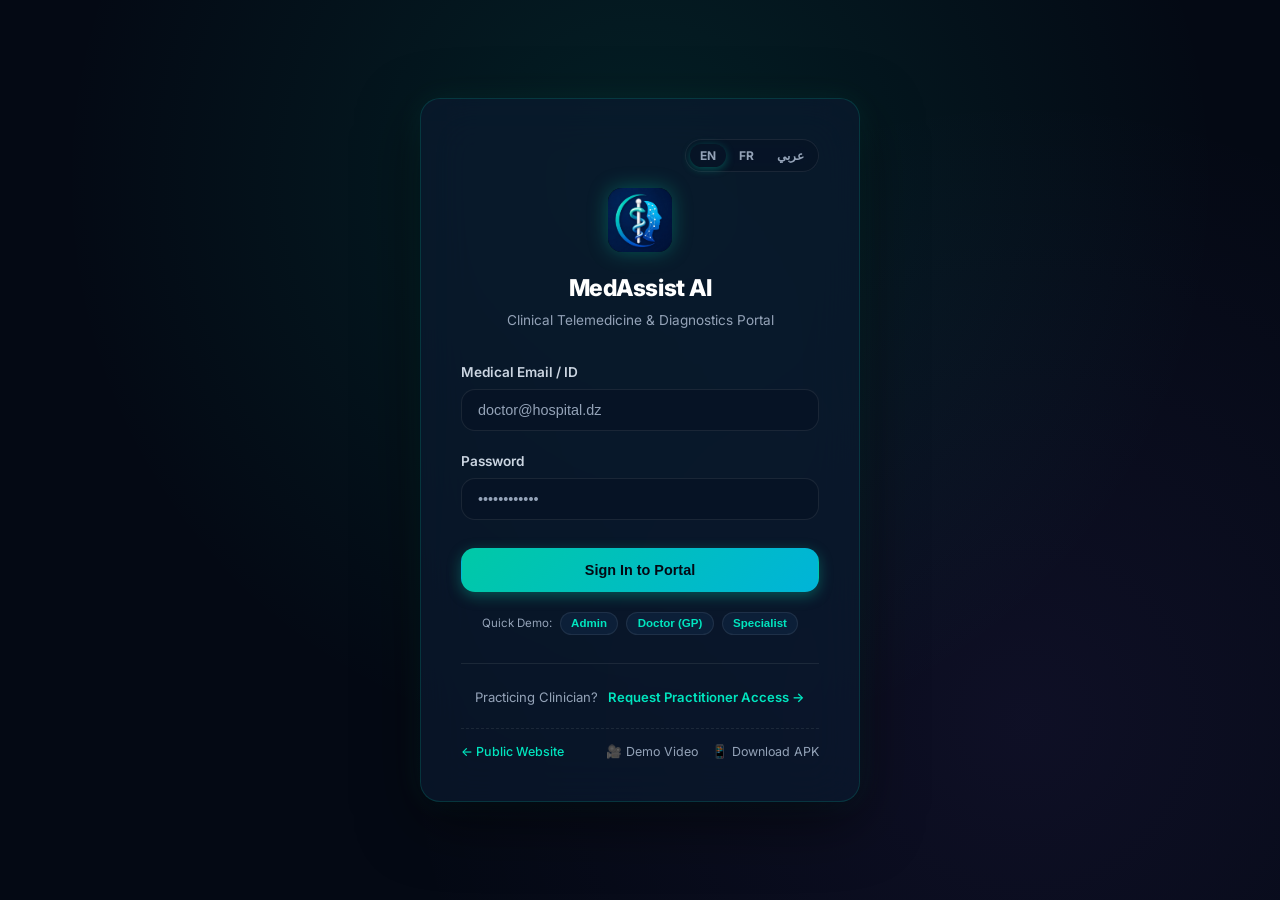
<file: dashboard/index.html>
<!DOCTYPE html>
<html>
<head>
  <meta charset="UTF-8">
  <title>MedAssist AI Dashboard</title>
  <script src="/dashboard/assets/js/api.js"></script>
  <script>
    const user = window.api.getCurrentUser();
    if (user && window.api.token) {
      if (user.role === 'admin') {
        window.location.href = '/dashboard/admin.html';
      } else {
        window.location.href = '/dashboard/doctor.html';
      }
    } else {
      window.location.href = '/dashboard/login.html';
    }
  </script>
</head>
<body style="background: #040914; color: #fff; font-family: sans-serif; display: flex; align-items: center; justify-content: center; height: 100vh;">
  <p>Redirecting to MedAssist AI Portal...</p>
</body>
</html>
</file>
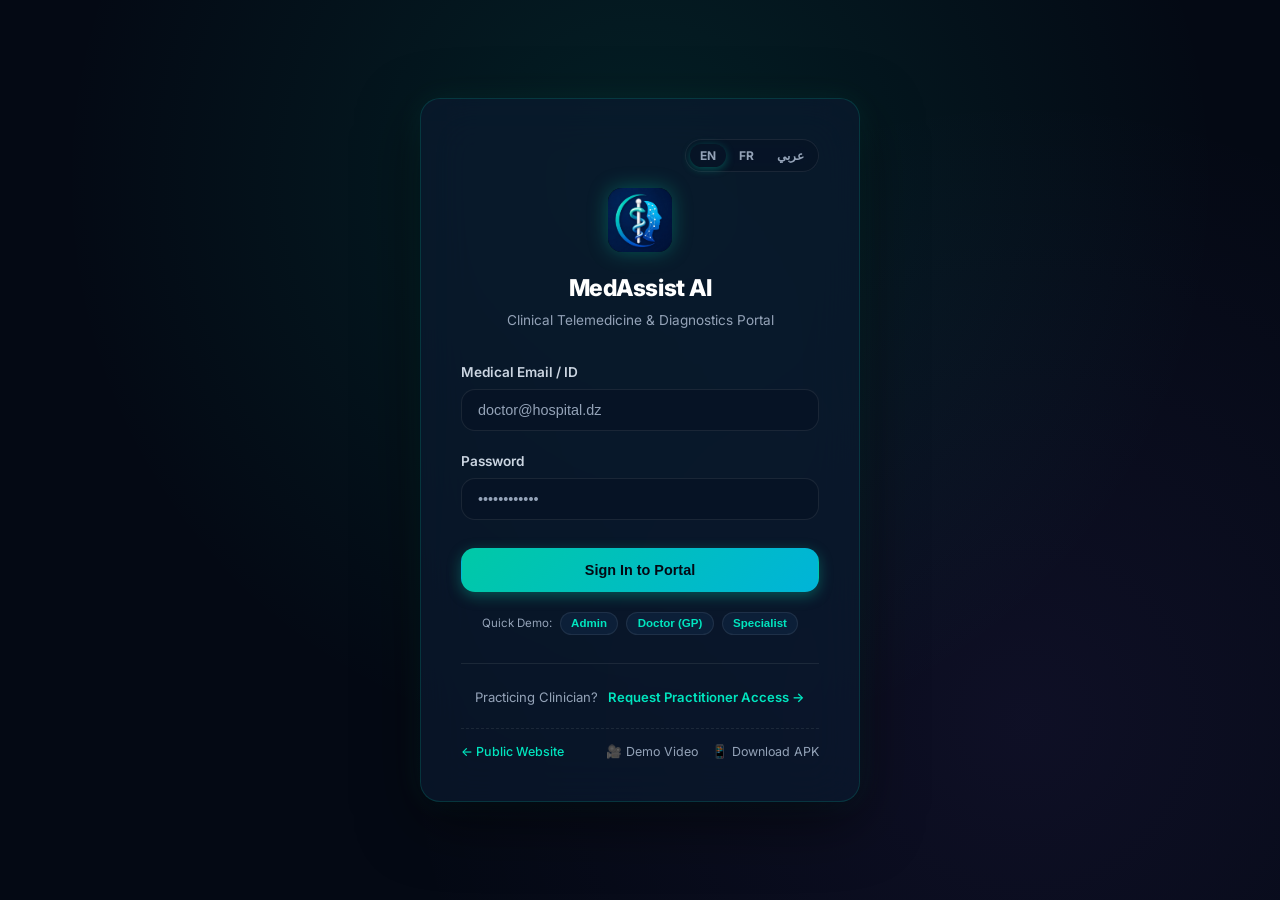
<file: dashboard/admin.html>
﻿<!DOCTYPE html>
<html lang="en" dir="ltr">
<head>
  <meta charset="UTF-8" />
  <meta name="viewport" content="width=device-width, initial-scale=1.0" />
  <title>MedAssist AI — System Administration & Governance</title>
  <link rel="stylesheet" href="/dashboard/assets/css/dashboard.css" />
  <link rel="icon" type="image/jpeg" href="/dashboard/assets/images/app-icon.jpg" />
</head>
<body>

  <div class="app-container">
    <!-- ── Sidebar ──────────────────────────────────────────────────────── -->
    <aside class="sidebar">
      <div class="sidebar-header">
        <img src="/dashboard/assets/images/app-icon.jpg" alt="Logo" class="sidebar-brand-icon" />
        <span class="sidebar-brand-text">MedAssist AI</span>
        <span class="sidebar-badge" style="background: rgba(139, 92, 246, 0.2); color: var(--purple-400); border-color: rgba(139, 92, 246, 0.4);">
          Admin
        </span>
      </div>

      <nav class="sidebar-menu">
        <a class="sidebar-item active" data-tab="overview">
          <span class="sidebar-item-icon">📊</span>
          <span data-i18n="nav_overview">System Metrics</span>
        </a>
        <a class="sidebar-item" data-tab="users">
          <span class="sidebar-item-icon">👥</span>
          <span data-i18n="nav_users">Clinicians & Users</span>
        </a>
        <a class="sidebar-item" data-tab="analytics">
          <span class="sidebar-item-icon">📈</span>
          <span data-i18n="nav_analytics">Regional & AI Analytics</span>
        </a>
        <a class="sidebar-item" data-tab="audit">
          <span class="sidebar-item-icon">🛡️</span>
          <span data-i18n="nav_audit">Security Audit Trail</span>
        </a>
        <a class="sidebar-item" data-tab="resources">
          <span class="sidebar-item-icon">⚙️</span>
          <span data-i18n="nav_manage_res">Platform Resources</span>
        </a>

        <div style="margin: 0.75rem 0.5rem; border-top: 1px solid var(--border-glass-light); padding-top: 0.75rem;">
          <span style="font-size: 0.68rem; text-transform: uppercase; letter-spacing: 0.05em; color: var(--text-muted); padding: 0 0.5rem; display: block; margin-bottom: 0.35rem;" data-i18n="nav_resources">Live Channels</span>
          <a href="/dashboard/landing.html" class="sidebar-item" target="_blank">
            <span class="sidebar-item-icon">🌐</span>
            <span data-i18n="nav_landing">Landing Page</span>
          </a>
          <a href="https://youtube.com/shorts/tRxtxYG6B8c?si=AkQqDnujgsMIfaL2" target="_blank" rel="noopener noreferrer" class="sidebar-item" id="admin-sidebar-video-link" style="color: var(--teal-400);">
            <span class="sidebar-item-icon">🎬</span>
            <span data-i18n="nav_video">Video Walkthrough</span>
          </a>
          <a href="#resources" onclick="switchTab('resources')" class="sidebar-item" style="color: var(--purple-400);">
            <span class="sidebar-item-icon">🚀</span>
            <span data-i18n="nav_apk">Upload New APK</span>
          </a>
        </div>
      </nav>

      <div class="sidebar-footer">
        <div class="user-badge">
          <div class="user-avatar" style="color: var(--purple-400); border-color: rgba(139, 92, 246, 0.4);">AD</div>
          <div class="user-info">
            <span class="user-name" id="admin-user-name" data-i18n="role_superuser">System Administrator</span>
            <span class="user-role" data-i18n="role_superuser">Superuser</span>
          </div>
        </div>
        <button class="btn btn-sm btn-secondary" onclick="window.api.logout()" title="Sign Out" style="padding: 0.35rem 0.5rem;">
          🚪
        </button>
      </div>
    </aside>

    <!-- ── Main Wrapper ─────────────────────────────────────────────────── -->
    <div class="main-wrapper">
      <header class="top-header">
        <div class="header-title-box">
          <h1 id="page-title" data-i18n="title_admin_overview">Platform Administration</h1>
          <p id="page-subtitle" data-i18n="sub_admin_overview">Governance, Clinician Credentialing & System Analytics</p>
        </div>
        <div class="header-actions" style="display: flex; align-items: center; gap: 0.75rem;">
          <div class="lang-toggle">
            <button type="button" class="lang-btn active" id="dash-lang-en">EN</button>
            <button type="button" class="lang-btn" id="dash-lang-fr">FR</button>
            <button type="button" class="lang-btn" id="dash-lang-ar">عربي</button>
          </div>
          <span class="badge badge-active" data-i18n="badge_healthy">● System Healthy</span>
        </div>
      </header>

      <main class="page-content">

        <!-- ── TAB 1: SYSTEM METRICS OVERVIEW ──────────────────────────── -->
        <section id="tab-overview" class="tab-pane active">
          <div class="metrics-grid">
            <div class="glass-card metric-card">
              <div class="metric-icon-box metric-icon-teal">👥</div>
              <div class="metric-info">
                <span class="metric-value" id="adm-total-users">0</span>
                <span class="metric-label" data-i18n="adm_metric_registered_accounts">Registered Accounts</span>
              </div>
            </div>
            <div class="glass-card metric-card">
              <div class="metric-icon-box metric-icon-blue">🩺</div>
              <div class="metric-info">
                <span class="metric-value" id="adm-active-docs">0</span>
                <span class="metric-label" data-i18n="adm_metric_active_docs">Active Verified Clinicians</span>
              </div>
            </div>
            <div class="glass-card metric-card">
              <div class="metric-icon-box metric-icon-amber">⏳</div>
              <div class="metric-info">
                <span class="metric-value" id="adm-pending-docs">0</span>
                <span class="metric-label" data-i18n="adm_metric_pending_docs">Pending Verification</span>
              </div>
            </div>
            <div class="glass-card metric-card">
              <div class="metric-icon-box metric-icon-purple">🔬</div>
              <div class="metric-info">
                <span class="metric-value" id="adm-total-analyses">0</span>
                <span class="metric-label" data-i18n="adm_metric_total_analyses">Total AI Scans Conducted</span>
              </div>
            </div>
          </div>

          <!-- Pending Verification Queue -->
          <div class="glass-card" style="margin-bottom: 2rem;">
            <div class="glass-card-header">
              <span class="glass-card-title" data-i18n="adm_pending_queue_title">Pending Doctor Verification Requests</span>
              <button class="btn btn-secondary btn-sm" onclick="switchTab('users')" data-i18n="adm_manage_users_btn">Manage All Users &rarr;</button>
            </div>
            <div class="table-responsive">
              <table class="custom-table">
                <thead>
                  <tr>
                    <th data-i18n="th_doctor_email">Doctor Email</th>
                    <th data-i18n="th_full_name">Full Name</th>
                    <th data-i18n="th_role_spec">Role / Specialization</th>
                    <th data-i18n="th_license_inst">License / Institution</th>
                    <th data-i18n="th_action">Action</th>
                  </tr>
                </thead>
                <tbody id="pending-users-tbody">
                  <tr><td colspan="5" style="text-align: center; color: var(--text-muted);" data-i18n="adm_loading_pending">Loading pending requests...</td></tr>
                </tbody>
              </table>
            </div>
          </div>
        </section>

        <!-- ── TAB 2: CLINICIANS & USERS MANAGEMENT ────────────────────── -->
        <section id="tab-users" class="tab-pane">
          <div class="glass-card">
            <div class="glass-card-header" style="flex-wrap: wrap; gap: 1rem;">
              <span class="glass-card-title" data-i18n="adm_user_accounts_title">User Accounts & Access Control</span>
              <div style="display: flex; gap: 0.75rem; flex-wrap: wrap;">
                <select id="user-filter-status" class="form-control" style="width: auto; padding: 0.4rem 0.8rem;">
                  <option value="" data-i18n="opt_all_statuses">All Statuses</option>
                  <option value="active" data-i18n="opt_status_active">Active</option>
                  <option value="pending_verification" data-i18n="opt_status_pending">Pending Verification</option>
                  <option value="suspended" data-i18n="opt_status_suspended">Suspended</option>
                </select>
                <div class="search-box">
                  <span class="search-icon">🔍</span>
                  <input type="text" id="user-search-input" class="form-control" placeholder="Search by email..." data-i18n-placeholder="ph_search_email" />
                </div>
              </div>
            </div>

            <div class="table-responsive">
              <table class="custom-table">
                <thead>
                  <tr>
                    <th data-i18n="th_clinician_email">Clinician Email</th>
                    <th data-i18n="th_name_role">Name / Role</th>
                    <th data-i18n="th_institution_wilaya">Institution & Wilaya</th>
                    <th data-i18n="th_status">Status</th>
                    <th data-i18n="th_registered">Registered</th>
                    <th data-i18n="th_gov_actions">Governance Actions</th>
                  </tr>
                </thead>
                <tbody id="users-tbody">
                  <tr><td colspan="6" style="text-align: center; color: var(--text-muted);" data-i18n="adm_loading_users">Loading user records...</td></tr>
                </tbody>
              </table>
            </div>
          </div>
        </section>

        <!-- ── TAB 3: REGIONAL & AI ANALYTICS ──────────────────────────── -->
        <section id="tab-analytics" class="tab-pane">
          <div class="metrics-grid">
            <div class="glass-card metric-card">
              <div class="metric-icon-box metric-icon-teal">🎯</div>
              <div class="metric-info">
                <span class="metric-value" id="an-concordance">0%</span>
                <span class="metric-label" data-i18n="adm_metric_concordance">AI/Doctor Concordance Rate</span>
              </div>
            </div>
            <div class="glass-card metric-card">
              <div class="metric-icon-box metric-icon-blue">⚡</div>
              <div class="metric-info">
                <span class="metric-value" id="an-latency">0 ms</span>
                <span class="metric-label" data-i18n="adm_metric_latency">Average AI Inference Latency</span>
              </div>
            </div>
          </div>

          <div class="charts-grid">
            <div class="glass-card">
              <div class="glass-card-header">
                <span class="glass-card-title" data-i18n="adm_chart_wilayas">National Geographic Coverage (Wilayas)</span>
              </div>
              <div class="chart-container">
                <canvas id="chart-wilayas"></canvas>
              </div>
            </div>
            <div class="glass-card">
              <div class="glass-card-header">
                <span class="glass-card-title" data-i18n="adm_chart_pathology">National Pathology Distribution</span>
              </div>
              <div class="chart-container">
                <canvas id="chart-admin-diagnoses"></canvas>
              </div>
            </div>
          </div>
        </section>

        <!-- ── TAB 4: AUDIT TRAIL ──────────────────────────────────────── -->
        <section id="tab-audit" class="tab-pane">
          <div class="glass-card">
            <div class="glass-card-header">
              <span class="glass-card-title" data-i18n="adm_audit_title">System & Security Audit Log</span>
              <div class="search-box">
                <span class="search-icon">🔍</span>
                <input type="text" id="audit-action-filter" class="form-control" placeholder="Filter by action..." data-i18n-placeholder="ph_filter_action" />
              </div>
            </div>
            <div class="table-responsive">
              <table class="custom-table">
                <thead>
                  <tr>
                    <th data-i18n="th_timestamp">Timestamp</th>
                    <th data-i18n="th_action">Action</th>
                    <th data-i18n="th_resource">Resource</th>
                    <th data-i18n="th_user_id">User ID</th>
                    <th data-i18n="th_ip_address">IP Address</th>
                  </tr>
                </thead>
                <tbody id="audit-tbody">
                  <tr><td colspan="5" style="text-align: center; color: var(--text-muted);" data-i18n="adm_loading_audit">Loading audit trail...</td></tr>
                </tbody>
              </table>
            </div>
          </div>
        </section>

        <!-- ── TAB 5: PLATFORM RESOURCES MANAGEMENT ────────────────────── -->
                <!-- ── TAB 5: PLATFORM RESOURCES GOVERNANCE & APK DEPLOYMENT ── -->
                <!-- ── TAB 5: PLATFORM RESOURCES GOVERNANCE & APK DEPLOYMENT ── -->
        <section id="tab-resources" class="tab-pane">
          <div style="max-width: 980px; margin: 0 auto; display: flex; flex-direction: column; gap: 1.5rem;">
            
            <!-- CARD 1: MOBILE APPLICATION (APK) RELEASE MANAGEMENT -->
            <div class="glass-card">
              <div style="display: flex; align-items: center; justify-content: space-between; border-bottom: 1px solid var(--border-glass-light); padding-bottom: 1rem; margin-bottom: 1.25rem;">
                <div>
                  <h3 style="font-size: 1.2rem; font-weight: 700; color: #fff; display: flex; align-items: center; gap: 0.5rem;">
                    <span>📱</span>
                    <span data-i18n="res_card1_title">Mobile Application Package (Android APK)</span>
                  </h3>
                  <p style="font-size: 0.8rem; color: var(--text-muted); margin-top: 0.25rem;">
                    <span data-i18n="res_card1_sub">Upload updated .apk binaries to deploy new releases across the clinician network without touching server code.</span>
                  </p>
                </div>
                <span class="badge badge-active" id="apk-status-badge" data-i18n="res_status_active_deployment">● Active Deployment</span>
              </div>

              <!-- Active APK Status Overview -->
              <div style="display: grid; grid-template-columns: repeat(auto-fit, minmax(200px, 1fr)); gap: 1rem; margin-bottom: 1.5rem; background: rgba(7, 19, 36, 0.45); padding: 1.1rem; border-radius: var(--radius-md); border: 1px solid var(--border-glass);">
                <div>
                  <div style="font-size: 0.72rem; color: var(--text-muted); text-transform: uppercase;" data-i18n="res_label_pkg_name">Active Package Name</div>
                  <div style="font-size: 0.95rem; font-weight: 700; color: #fff; margin-top: 0.2rem;" id="apk-disp-name">MedAssist-AI.apk</div>
                </div>
                <div>
                  <div style="font-size: 0.72rem; color: var(--text-muted); text-transform: uppercase;" data-i18n="res_label_file_size">Current File Size</div>
                  <div style="font-size: 0.95rem; font-weight: 700; color: var(--teal-400); margin-top: 0.2rem;" id="apk-disp-size">55.57 MB</div>
                </div>
                <div>
                  <div style="font-size: 0.72rem; color: var(--text-muted); text-transform: uppercase;" data-i18n="res_lbl_deployed_date">Last Deployed Date</div>
                  <div style="font-size: 0.85rem; font-weight: 600; color: #fff; margin-top: 0.2rem;" id="apk-disp-date">Active</div>
                </div>
                <div style="display: flex; align-items: center;">
                  <a id="apk-active-download-btn" href="/dashboard/assets/downloads/MedAssist-AI.apk" download class="btn btn-sm btn-secondary" style="width: 100%; text-align: center;" data-i18n="res_btn_download_active_apk">⬇ Download Active APK</a>
                </div>
              </div>

              <!-- Upload New APK Dropzone -->
              <div style="border: 2px dashed var(--border-glass); border-radius: var(--radius-md); padding: 1.75rem 1.5rem; text-align: center; background: rgba(7, 19, 36, 0.35); cursor: pointer; transition: var(--transition);" id="apk-dropzone">
                <input type="file" id="apk-file-input" accept=".apk" style="display: none;" />
                <div style="font-size: 2.2rem; margin-bottom: 0.5rem;">📦</div>
                <h4 style="font-size: 1.05rem; color: #fff; font-weight: 600; margin-bottom: 0.25rem;" data-i18n="res_dropzone_title">Upload New APK Version</h4>
                <p style="font-size: 0.82rem; color: var(--text-muted); margin-bottom: 0.75rem;">
                  <span data-i18n="res_dropzone_sub">Drag & drop new .apk build here, or click to browse from your computer</span>
                </p>
                <div id="apk-file-info" style="display: none; padding: 0.5rem 1rem; background: rgba(0, 201, 167, 0.1); border: 1px solid var(--teal-500); border-radius: var(--radius-sm); margin: 0.75rem auto; max-width: 420px;">
                  <span id="apk-file-name" style="font-weight: 700; color: var(--teal-300);"></span>
                  <span id="apk-file-size" style="font-size: 0.75rem; color: var(--text-muted); margin-left: 0.5rem;"></span>
                </div>
                <button type="button" class="btn btn-primary" id="btn-deploy-apk" disabled style="margin-top: 0.5rem;">
                  <span data-i18n="res_btn_deploy_apk">🚀 Deploy & Replace APK</span>
                </button>
              </div>
            </div>

            <!-- CARD 2: MASTER THESIS & RESEARCH DOCUMENTATION UPLOAD (EN & FR) -->
            <div class="glass-card">
              <div style="display: flex; align-items: center; justify-content: space-between; border-bottom: 1px solid var(--border-glass-light); padding-bottom: 1rem; margin-bottom: 1.25rem;">
                <div>
                  <h3 style="font-size: 1.2rem; font-weight: 700; color: #fff; display: flex; align-items: center; gap: 0.5rem;">
                    <span>🎓</span>
                    <span data-i18n="res_card2_title">Master Thesis & Research Documentation (PDF Upload)</span>
                  </h3>
                  <p style="font-size: 0.8rem; color: var(--text-muted); margin-top: 0.25rem;">
                    <span data-i18n="res_card2_sub">Directly upload and deploy official Master Thesis PDFs (English & French versions) downloadable across the platform.</span>
                  </p>
                </div>
                <span class="badge badge-teal" data-i18n="res_badge_academic">Academic Degree</span>
              </div>

              <div style="display: grid; grid-template-columns: 1fr 1fr; gap: 1.5rem;">
                <!-- English Thesis Box -->
                <div style="background: rgba(7, 19, 36, 0.45); padding: 1.25rem; border-radius: var(--radius-md); border: 1px solid var(--border-glass);">
                  <div style="display: flex; justify-content: space-between; align-items: center; margin-bottom: 0.75rem;">
                    <span style="font-weight: 700; color: #fff; font-size: 0.95rem;" data-i18n="res_en_thesis_box_title">🇬🇧 English Thesis (PDF)</span>
                    <span class="badge badge-secondary" id="thesis-en-size-badge">4.20 MB</span>
                  </div>
                  <p style="font-size: 0.75rem; color: var(--text-muted); margin-bottom: 1rem;">
                    <span data-i18n="res_canonical_target">Canonical target:</span> <code>Thesis_Master_GLAA_EN.pdf</code>
                  </p>
                  <input type="file" id="thesis-en-input" accept=".pdf" style="display: none;" />
                  <div style="display: flex; gap: 0.5rem; flex-wrap: wrap;">
                    <button type="button" class="btn btn-sm btn-secondary" onclick="document.getElementById('thesis-en-input').click()">
                      <span data-i18n="res_btn_choose_pdf">📁 Choose PDF</span>
                    </button>
                    <button type="button" class="btn btn-sm btn-primary" id="btn-upload-thesis-en" disabled>
                      <span data-i18n="res_btn_upload_en">⬆ Upload EN</span>
                    </button>
                    <a id="thesis-en-dl-test" href="/dashboard/assets/docs/Thesis_Master_GLAA_EN.pdf" download class="btn btn-sm btn-secondary" title="Verify File">
                      <span data-i18n="res_btn_test_dl">⬇ Test</span>
                    </a>
                  </div>
                  <div id="thesis-en-selected-name" style="font-size: 0.75rem; color: var(--teal-300); margin-top: 0.5rem; display: none;"></div>
                </div>

                <!-- French Thesis Box -->
                <div style="background: rgba(7, 19, 36, 0.45); padding: 1.25rem; border-radius: var(--radius-md); border: 1px solid var(--border-glass);">
                  <div style="display: flex; justify-content: space-between; align-items: center; margin-bottom: 0.75rem;">
                    <span style="font-weight: 700; color: #fff; font-size: 0.95rem;" data-i18n="res_fr_thesis_box_title">🇫🇷 French Thesis (PDF)</span>
                    <span class="badge badge-secondary" id="thesis-fr-size-badge">4.35 MB</span>
                  </div>
                  <p style="font-size: 0.75rem; color: var(--text-muted); margin-bottom: 1rem;">
                    <span data-i18n="res_canonical_target">Canonical target:</span> <code>Thesis_Master_GLAA_FR.pdf</code>
                  </p>
                  <input type="file" id="thesis-fr-input" accept=".pdf" style="display: none;" />
                  <div style="display: flex; gap: 0.5rem; flex-wrap: wrap;">
                    <button type="button" class="btn btn-sm btn-secondary" onclick="document.getElementById('thesis-fr-input').click()">
                      <span data-i18n="res_btn_choose_pdf">📁 Choisir PDF</span>
                    </button>
                    <button type="button" class="btn btn-sm btn-primary" id="btn-upload-thesis-fr" disabled>
                      <span data-i18n="res_btn_upload_fr">⬆ Téléverser FR</span>
                    </button>
                    <a id="thesis-fr-dl-test" href="/dashboard/assets/docs/Thesis_Master_GLAA_FR.pdf" download class="btn btn-sm btn-secondary" title="Verify File">
                      <span data-i18n="res_btn_test_dl">⬇ Test</span>
                    </a>
                  </div>
                  <div id="thesis-fr-selected-name" style="font-size: 0.75rem; color: var(--teal-300); margin-top: 0.5rem; display: none;"></div>
                </div>
              </div>
            </div>

            <!-- CARD: MOBILE APK QR CODE (SVG UPLOAD) -->
            <div class="glass-card">
              <div style="display: flex; align-items: center; justify-content: space-between; border-bottom: 1px solid var(--border-glass-light); padding-bottom: 1rem; margin-bottom: 1.25rem;">
                <div>
                  <h3 style="font-size: 1.2rem; font-weight: 700; color: #fff; display: flex; align-items: center; gap: 0.5rem;">
                    <span>📱</span>
                    <span data-i18n="res_card_qr_title">Mobile APK Download QR Code (SVG Upload)</span>
                  </h3>
                  <p style="font-size: 0.8rem; color: var(--text-muted); margin-top: 0.25rem;">
                    <span data-i18n="res_card_qr_sub">Upload a custom vector SVG QR code displayed on the landing page for quick mobile scanning and APK install.</span>
                  </p>
                </div>
                <span class="badge badge-teal" data-i18n="res_qr_target">Vector SVG</span>
              </div>

              <div style="display: grid; grid-template-columns: 180px 1fr; gap: 1.5rem; align-items: center;">
                <!-- QR Preview -->
                <div style="text-align: center; background: rgba(7, 19, 36, 0.6); padding: 1rem; border-radius: var(--radius-md); border: 1px solid var(--border-glass);">
                  <div style="width: 140px; height: 140px; margin: 0 auto; background: #fff; border-radius: var(--radius-sm); padding: 0.5rem; display: flex; align-items: center; justify-content: center; box-shadow: 0 4px 15px rgba(0,0,0,0.3);">
                    <img id="admin-qr-preview-img" src="/dashboard/assets/images/qr-code.svg" alt="Active QR Code" style="width: 100%; height: 100%; object-fit: contain;" onerror="this.src='/dashboard/assets/images/app-icon.jpg'" />
                  </div>
                  <div style="font-size: 0.72rem; color: var(--text-muted); margin-top: 0.5rem;">
                    <code>qr-code.svg</code>
                  </div>
                </div>

                <!-- Upload Controls -->
                <div>
                  <input type="file" id="qr-file-input" accept=".svg,image/svg+xml" style="display: none;" />
                  <div style="font-size: 0.85rem; color: #fff; font-weight: 600; margin-bottom: 0.35rem;" data-i18n="res_label_select_svg">
                    Select New Vector SVG File
                  </div>
                  <p style="font-size: 0.75rem; color: var(--text-muted); margin-bottom: 1rem;" data-i18n="res_svg_hint">
                    Vector SVG format is required for ultra-sharp resolution on all smartphone screens and printed displays.
                  </p>
                  
                  <div style="display: flex; gap: 0.75rem; flex-wrap: wrap; align-items: center;">
                    <button type="button" class="btn btn-secondary" onclick="document.getElementById('qr-file-input').click()">
                      <span data-i18n="res_btn_choose_svg">📁 Choose SVG File</span>
                    </button>
                    <button type="button" class="btn btn-primary" id="btn-deploy-qr" disabled>
                      <span data-i18n="res_btn_upload_qr">🚀 Upload & Replace QR Code</span>
                    </button>
                    <a id="qr-test-link" href="/dashboard/assets/images/qr-code.svg" target="_blank" class="btn btn-secondary" title="View Current SVG">
                      <span data-i18n="res_btn_test_qr">⬇ View SVG</span>
                    </a>
                  </div>
                  <div id="qr-file-selected-name" style="font-size: 0.78rem; color: var(--teal-300); margin-top: 0.6rem; display: none;"></div>
                </div>
              </div>
            </div>

            <!-- CARD 3: MEDIA LINKS & WEB PORTALS CONFIGURATION -->
            <div class="glass-card">
              <div style="display: flex; align-items: center; justify-content: space-between; border-bottom: 1px solid var(--border-glass-light); padding-bottom: 1rem; margin-bottom: 1.25rem;">
                <div>
                  <h3 style="font-size: 1.2rem; font-weight: 700; color: #fff; display: flex; align-items: center; gap: 0.5rem;">
                    <span>🌐</span>
                    <span data-i18n="res_video_platform_urls">Video Walkthrough & Platform URLs</span>
                  </h3>
                  <p style="font-size: 0.8rem; color: var(--text-muted); margin-top: 0.25rem;">
                    Set external video showcase links, landing page route, and master thesis research documentation.
                  </p>
                </div>
                <span class="badge badge-purple" data-i18n="res_badge_live_sync">Live Sync</span>
              </div>

              <form id="admin-resources-form">
                <div class="form-group" style="margin-bottom: 1.25rem;">
                  <label class="form-label" for="res-video-url">
                    Video Walkthrough URL (YouTube Shorts / Video or Direct Link) *
                  </label>
                  <div style="display: flex; gap: 0.5rem;">
                    <input type="url" id="res-video-url" class="form-control" required placeholder="https://youtube.com/shorts/..." />
                    <button type="button" class="btn btn-secondary" onclick="testVideoLink()" title="Open video in new tab">Test Link</button>
                  </div>
                  <span style="font-size: 0.72rem; color: var(--text-muted);">
                    When clinicians or visitors click "Video Walkthrough", this link will open.
                  </span>
                </div>

                <div class="form-group" style="margin-bottom: 1.25rem;">
                  <label class="form-label" for="res-landing-url" data-i18n="res_lbl_landing_url">Landing Page Portal URL *</label>
                  <div style="display: flex; gap: 0.5rem;">
                    <input type="text" id="res-landing-url" class="form-control" required placeholder="/dashboard/landing.html" />
                    <a href="/dashboard/landing.html" target="_blank" class="btn btn-secondary" data-i18n="res_btn_open_portal">Open Portal</a>
                  </div>
                </div>

                <div class="form-group" style="margin-bottom: 1.25rem;">
                  <label class="form-label" for="res-apk-url">
                    External / Direct APK Download URL (Overrides local file if specified)
                  </label>
                  <input type="text" id="res-apk-url" class="form-control" placeholder="/dashboard/assets/downloads/MedAssist-AI.apk" />
                  <span style="font-size: 0.72rem; color: var(--text-muted);">
                    Defaults to the locally uploaded /dashboard/assets/downloads/MedAssist-AI.apk package.
                  </span>
                </div>

                <div style="display: grid; grid-template-columns: 1fr 1fr; gap: 1rem; margin-bottom: 1.25rem;">
                  <div class="form-group">
                    <label class="form-label" for="res-thesis-en" data-i18n="res_label_thesis_en_url">Master Thesis PDF Path (English)</label>
                    <input type="text" id="res-thesis-en" class="form-control" placeholder="/dashboard/assets/docs/Thesis_Master_GLAA_EN.pdf" />
                  </div>
                  <div class="form-group">
                    <label class="form-label" for="res-thesis-fr" data-i18n="res_label_thesis_fr_url">Master Thesis PDF Path (French)</label>
                    <input type="text" id="res-thesis-fr" class="form-control" placeholder="/dashboard/assets/docs/Thesis_Master_GLAA_FR.pdf" />
                  </div>
                </div>

                <div class="form-group" style="margin-bottom: 1.5rem;">
                  <label class="form-label" for="res-announcement" data-i18n="res_label_announcement">Platform Announcement / Broadcaster Notice</label>
                  <textarea id="res-announcement" class="form-control" rows="2" placeholder="System maintenance or clinical updates..."></textarea>
                </div>

                <div style="display: flex; justify-content: space-between; align-items: center;">
                  <span id="res-last-updated-text" style="font-size: 0.75rem; color: var(--text-muted);"></span>
                  <button type="submit" class="btn btn-primary" id="btn-save-platform-settings">
                    <span data-i18n="res_btn_save_resources">💾 Save Platform Resources</span>
                  </button>
                </div>
              </form>
            </div>

          </div>
        </section>
      </main>
    </div>
  </div>

  <!-- ── MODAL: RESET PASSWORD RESULT ──────────────────────────────────── -->
  <div class="modal-overlay" id="modal-reset-pwd">
    <div class="modal-content">
      <div class="modal-header">
        <h3 style="font-size: 1.15rem; font-weight: 700;" data-i18n="pwd_reset_modal_title">Password Successfully Reset</h3>
        <button class="modal-close" onclick="closeModal('modal-reset-pwd')">&times;</button>
      </div>
      <div class="modal-body" style="text-align: center;">
        <span style="font-size: 2.5rem; display: block; margin-bottom: 0.5rem;">🔑</span>
        <p style="color: var(--text-secondary); font-size: 0.9rem; margin-bottom: 1rem;">
          A new temporary password has been issued. The user will be required to change it immediately upon their next login:
        </p>
        <div style="background: rgba(7, 19, 36, 0.85); border: 1px dashed var(--teal-500); padding: 1rem; border-radius: var(--radius-md); display: flex; align-items: center; justify-content: center; gap: 1rem;">
          <code id="temp-pwd-display" style="font-size: 1.25rem; font-weight: 800; color: var(--teal-300); letter-spacing: 0.05em;">••••••••••••</code>
          <button class="btn btn-sm btn-primary" onclick="copyTempPassword()" data-i18n="btn_copy">📋 Copy</button>
        </div>
      </div>
      <div class="modal-footer">
        <button class="btn btn-primary" onclick="closeModal('modal-reset-pwd')" data-i18n="btn_done">Done</button>
      </div>
    </div>
  </div>

    <!-- Modal: Video Demo -->
  <div class="modal-overlay" id="modal-admin-video">
    <div class="modal-card" style="max-width: 720px;">
      <div class="modal-header">
        <span class="modal-title" data-i18n="modal_video_title">MedAssist AI — Official Video Demo</span>
        <button class="modal-close" onclick="closeAdminVideoModal()">&times;</button>
      </div>
      <video id="admin-video-player" controls style="width: 100%; border-radius: var(--radius-md); max-height: 440px;" poster="/dashboard/assets/images/brand-identity.jpg">
        <source src="/dashboard/assets/videos/demo-video.mp4" type="video/mp4" />
        Your browser does not support video.
      </video>
    </div>
  </div>

  <div id="toast-container"></div>

  <!-- Scripts -->
  <script src="/dashboard/assets/js/wilayas.js"></script>
  <script src="/dashboard/assets/vendor/chart.min.js"></script>
  <script src="/dashboard/assets/js/api.js?v=2.2"></script>
  <script src="/dashboard/assets/js/charts.js?v=2.2"></script>
  <script src="/dashboard/assets/js/i18n.js?v=2.3"></script>
        <script>
    // ── Global Auth Check & Resilient Auto-Login ──
    let currentUser = null;

    async function ensureAdminAuth() {
      currentUser = window.api.getCurrentUser();
      // Instant Synchronous Role Guard (Zero-latency redirection)
      if (currentUser && currentUser.role === 'doctor') {
        window.location.href = '/dashboard/doctor.html';
        return null;
      }
      if (currentUser && currentUser.role && currentUser.role !== 'admin') {
        window.location.href = '/dashboard/login.html';
        return null;
      }

      let valid = false;
      if (currentUser && window.api.token) {
        try {
          const me = await window.api.getMe();
          if (me && me.role === 'admin') {
            currentUser = me;
            window.api.setCurrentUser(me);
            valid = true;
          } else if (me && me.role === 'doctor') {
            window.location.href = '/dashboard/doctor.html';
            return null;
          }
        } catch (_) {
          valid = false;
        }
      }

      if (!valid) {
        window.location.href = '/dashboard/login.html';
        return null;
      }
      return currentUser;
    }

    function setupAdminDetails(user) {
      if (!user) return;
      const el = document.getElementById('admin-user-name');
      if (el) {
        el.innerText = user.email || 'System Administrator';
        el.removeAttribute('data-i18n');
      }
    }

    function openModal(id) { 
      const el = document.getElementById(id);
      if (el) el.classList.add('active'); 
    }
    function closeModal(id) { 
      const el = document.getElementById(id);
      if (el) el.classList.remove('active'); 
    }

    // ── Tab Management & Smooth SPA History Navigation ──
    window.currentAdminTab = 'overview';

    function updateActiveTabHeaderTitle() {
      const tabName = window.currentAdminTab || 'overview';
      const lang = localStorage.getItem('medassist_lang') || 'en';

      const titles = {
        overview: {
          en: ['Platform Administration', 'Governance, Clinician Credentialing & System Analytics'],
          fr: ['Administration de la Plateforme', 'Gouvernance, validation des cliniciens & analytique système'],
          ar: ['إدارة المنصة المركزية', 'الحوكمة واعتماد الأطباء وتحليلات النظام']
        },
        users: {
          en: ['Clinicians & Users Management', 'Credential Verification, Account Status & Password Resets'],
          fr: ['Gestion des Praticiens & Utilisateurs', 'Vérification des licences, statuts de compte & réinitialisations'],
          ar: ['حوكمة الكوادر الطبية', 'التحقق من التراخيص وتفعيل الحسابات وإعادة تعيين كلمات المرور']
        },
        analytics: {
          en: ['Regional & AI Analytics', 'National Epidemiological Trends, Model Concordance & Latency'],
          fr: ['Analyses Régionales & IA', 'Tendances épidémiologiques nationales, concordance du modèle & latence'],
          ar: ['التحليلات والوبائيات الإقليمية', 'المؤشرات الوبائية الوطنية وتطابق النموذج وسرعة الاستجابة']
        },
        audit: {
          en: ['Security Audit Trail', 'Compliance, Access Logs & Administrative Traceability'],
          fr: ["Piste d'Audit & Sécurité", 'Conformité réglementaire, journaux d’accès & traçabilité administrative'],
          ar: ['سجل التدقيق والأمان', 'الامتثال الأمني وسجلات الوصول وتتبع العمليات الإدارية']
        },
        resources: {
          en: ['Platform Resources Governance', 'Direct APK Deployment, Thesis PDFs & Live URLs'],
          fr: ['Gouvernance des Ressources', 'Déploiement direct de l’APK, mémoires de master & liens officiels'],
          ar: ['إدارة موارد وتحديثات المنصة', 'رفع وتحديث تطبيق الهاتف ومذكرات التخرج وروابط الفيديو']
        },
      };

      if (titles[tabName]) {
        const item = titles[tabName][lang] || titles[tabName].en;
        const titleEl = document.getElementById('page-title');
        const subEl = document.getElementById('page-subtitle');
        if (titleEl) titleEl.innerText = item[0];
        if (subEl) subEl.innerText = item[1];
      }
    }
    window.updateActiveTabHeaderTitle = updateActiveTabHeaderTitle;

    function switchTab(tabName, updateHash = true) {
      if (!tabName) tabName = 'overview';
      window.currentAdminTab = tabName;

      document.querySelectorAll('.sidebar-item[data-tab]').forEach(el => {
        el.classList.toggle('active', el.getAttribute('data-tab') === tabName);
      });
      document.querySelectorAll('.tab-pane').forEach(el => {
        el.classList.toggle('active', el.id === 'tab-' + tabName);
      });

      if (updateHash && window.location.hash !== ('#' + tabName)) {
        history.pushState({ tab: tabName }, '', '#' + tabName);
      }

      updateActiveTabHeaderTitle();

      if (tabName === 'overview') loadOverview();
      if (tabName === 'users') loadUsers();
      if (tabName === 'analytics') loadAnalytics();
      if (tabName === 'audit') loadAudit();
      if (tabName === 'resources') loadAdminResources();
    }

    document.querySelectorAll('.sidebar-item[data-tab]').forEach(item => {
      item.addEventListener('click', (e) => {
        e.preventDefault();
        switchTab(item.getAttribute('data-tab'), true);
      });
    });

    window.addEventListener('popstate', () => {
      const hash = window.location.hash.replace('#', '') || 'overview';
      switchTab(hash, false);
    });

    // ── Tab 1: Overview ──
    async function loadOverview() {
      try {
        const stats = await window.api.getAdminStats();
        const elUsers = document.getElementById('adm-total-users');
        const elActive = document.getElementById('adm-active-docs');
        const elPending = document.getElementById('adm-pending-docs');
        const elAn = document.getElementById('adm-total-analyses');

        if (elUsers) elUsers.innerText = stats.total_users;
        if (elActive) elActive.innerText = stats.active_doctors;
        if (elPending) elPending.innerText = stats.pending_verifications;
        if (elAn) elAn.innerText = stats.total_analyses;

        const pending = await window.api.listUsers({ status: 'pending_verification', page_size: 10 });
        const tbody = document.getElementById('pending-users-tbody');
        if (tbody) {
          if (!pending.items || !pending.items.length) {
            tbody.innerHTML = `<tr><td colspan="5" style="text-align: center; color: var(--text-muted);" data-i18n="adm_no_pending">${window.t('adm_no_pending', 'No pending doctor verification requests. All caught up!')}</td></tr>`;
            return;
          }

          tbody.innerHTML = pending.items.map(u => {
            const roleStr = u.profile && u.profile.doctor_type === 'specialist_dermatologist' ? window.t('role_specialist', 'Dermatologist Specialist') : window.t('role_gp', 'General Practitioner');
            return `
            <tr>
              <td><b>${window.escapeHtml(u.email)}</b></td>
              <td>${window.escapeHtml(u.profile ? u.profile.full_name : 'No Name')}</td>
              <td>${roleStr}</td>
              <td>${window.escapeHtml(u.profile ? (u.profile.license_number || 'N/A') + ' • ' + (u.profile.institution_name || 'Wilaya ' + u.profile.wilaya) : 'N/A')}</td>
              <td>
                <button class="btn btn-sm btn-primary" onclick="verifyUser('${u.id}')" data-i18n="btn_approve_activate">${window.t('btn_approve_activate', '✓ Approve & Activate')}</button>
              </td>
            </tr>
          `;}).join('');
          if (window.dashboardI18n) window.dashboardI18n.applyLanguage(window.dashboardI18n.currentLang);
        }
      } catch (err) {
        console.error(err);
      }
    }

    // ── Tab 2: Users Management ──
    async function loadUsers() {
      const filterEl = document.getElementById('user-filter-status');
      const searchEl = document.getElementById('user-search-input');
      const statusFilter = filterEl ? filterEl.value : '';
      const search = searchEl ? searchEl.value.trim() : '';

      const params = { page: 1, page_size: 50 };
      if (statusFilter) params.status = statusFilter;
      if (search) params.search = search;

      try {
        const res = await window.api.listUsers(params);
        const tbody = document.getElementById('users-tbody');
        if (!tbody) return;

        if (!res.items || !res.items.length) {
          tbody.innerHTML = `<tr><td colspan="6" style="text-align: center; color: var(--text-muted);" data-i18n="adm_no_accounts">${window.t('adm_no_accounts', 'No accounts found.')}</td></tr>`;
          return;
        }

        tbody.innerHTML = res.items.map(u => {
          let statusBadge = `<span class="badge badge-active" data-i18n="status_active">${window.t('status_active', 'Active')}</span>`;
          if (u.status === 'pending_verification') statusBadge = `<span class="badge badge-pending" data-i18n="status_pending">${window.t('status_pending', 'Pending')}</span>`;
          if (u.status === 'suspended') statusBadge = `<span class="badge badge-suspended" data-i18n="status_suspended">${window.t('status_suspended', 'Suspended')}</span>`;

          const isSelf = currentUser && u.id === currentUser.id;
          const roleLabel = u.role === 'admin' ? window.t('role_superuser', 'Superuser') : window.t('role_doctor', 'Doctor');

          return `
            <tr>
              <td><b>${window.escapeHtml(u.email)}</b></td>
              <td>
                <div><b>${window.escapeHtml(u.profile ? u.profile.full_name : 'N/A')}</b></div>
                <span style="font-size: 0.75rem; color: var(--text-muted);">${roleLabel}</span>
              </td>
              <td>${window.escapeHtml(u.profile ? (u.profile.institution_name || '') + (u.profile.wilaya ? ' (W.' + u.profile.wilaya + ')' : '') : '—')}</td>
              <td>${statusBadge}</td>
              <td>${new Date(u.created_at).toLocaleDateString()}</td>
              <td>
                <div style="display: flex; gap: 0.4rem;">
                  ${u.status === 'pending_verification' ? `
                    <button class="btn btn-sm btn-primary" onclick="verifyUser('${u.id}')" data-i18n="btn_approve">${window.t('btn_approve', 'Approve')}</button>
                  ` : ''}
                  ${!isSelf && u.status === 'active' ? `
                    <button class="btn btn-sm btn-danger" onclick="toggleStatus('${u.id}', 'suspended')" data-i18n="btn_suspend">${window.t('btn_suspend', 'Suspend')}</button>
                  ` : ''}
                  ${!isSelf && u.status === 'suspended' ? `
                    <button class="btn btn-sm btn-secondary" onclick="toggleStatus('${u.id}', 'active')" data-i18n="btn_activate">${window.t('btn_activate', 'Activate')}</button>
                  ` : ''}
                  ${!isSelf ? `
                    <button class="btn btn-sm btn-secondary" onclick="resetPwd('${u.id}')" data-i18n="btn_reset_pwd">${window.t('btn_reset_pwd', 'Reset Pwd')}</button>
                  ` : ''}
                </div>
              </td>
            </tr>
          `;
        }).join('');
        if (window.dashboardI18n) window.dashboardI18n.applyLanguage(window.dashboardI18n.currentLang);
      } catch (err) {
        console.error(err);
      }
    }

    const userFilterStatus = document.getElementById('user-filter-status');
    if (userFilterStatus) userFilterStatus.addEventListener('change', loadUsers);

    const userSearchInput = document.getElementById('user-search-input');
    if (userSearchInput) {
      userSearchInput.addEventListener('input', () => {
        clearTimeout(window._userSearchDebounce);
        window._userSearchDebounce = setTimeout(loadUsers, 300);
      });
    }

    async function verifyUser(userId) {
      try {
        await window.api.verifyDoctor(userId);
        window.showToast('Doctor account verified and activated!', 'success');
        loadOverview();
        if (document.getElementById('tab-users').classList.contains('active')) loadUsers();
      } catch (err) {
        window.showToast(err.message, 'error');
      }
    }

    async function toggleStatus(userId, status) {
      try {
        await window.api.updateUserStatus(userId, status);
        window.showToast(`User status set to ${status}`, 'success');
        loadUsers();
      } catch (err) {
        window.showToast(err.message, 'error');
      }
    }

    async function resetPwd(userId) {
      if (!confirm('Are you sure you want to reset this user\'s password? A temporary password will be generated.')) return;
      try {
        const res = await window.api.resetUserPassword(userId);
        document.getElementById('temp-pwd-display').innerText = res.temporary_password;
        openModal('modal-reset-pwd');
      } catch (err) {
        window.showToast(err.message, 'error');
      }
    }

    function copyTempPassword() {
      const pwd = document.getElementById('temp-pwd-display').innerText;
      navigator.clipboard.writeText(pwd).then(() => {
        window.showToast('Temporary password copied to clipboard!', 'success');
      });
    }

    // ── Tab 3: Analytics ──
    async function loadAnalytics() {
      try {
        const data = await window.api.getAdminAnalytics();
        const elConc = document.getElementById('an-concordance');
        const elLat = document.getElementById('an-latency');

        if (elConc) elConc.innerText = `${data.model_concordance_rate_percentage}%`;
        if (elLat) elLat.innerText = `${data.average_inference_time_ms} ms`;

        if (window.charts) {
          window.charts.renderWilayaBarChart('chart-wilayas', data.geographical_distribution || {});
          window.charts.renderDiagnosisDonut('chart-admin-diagnoses', data.diagnostic_class_distribution || {});
        }
      } catch (err) {
        console.error(err);
      }
    }

    // ── Tab 4: Audit Trail ──
    async function loadAudit() {
      const filterInput = document.getElementById('audit-action-filter');
      const action = filterInput ? filterInput.value.trim() : '';
      const params = { page: 1, page_size: 50 };
      if (action) params.action = action;

      try {
        const res = await window.api.getAuditLogs(params);
        const tbody = document.getElementById('audit-tbody');
        if (!tbody) return;

        if (!res.items || !res.items.length) {
          tbody.innerHTML = `<tr><td colspan="5" style="text-align: center; color: var(--text-muted);" data-i18n="adm_no_audit">${window.t('adm_no_audit', 'No audit entries recorded.')}</td></tr>`;
          return;
        }

        tbody.innerHTML = res.items.map(l => `
          <tr>
            <td>${new Date(l.created_at).toLocaleString()}</td>
            <td><b>${window.escapeHtml(l.action)}</b></td>
            <td><code>${window.escapeHtml(l.resource_type)}${l.resource_id ? ':' + window.escapeHtml(l.resource_id.slice(0, 8)) : ''}</code></td>
            <td><code>${window.escapeHtml(l.user_id ? l.user_id.slice(0, 8) + '...' : 'System')}</code></td>
            <td>${window.escapeHtml(l.ip_address || 'Internal')}</td>
          </tr>
        `).join('');
      } catch (err) {
        console.error(err);
      }
    }

    const auditActionFilter = document.getElementById('audit-action-filter');
    if (auditActionFilter) {
      auditActionFilter.addEventListener('input', () => {
        clearTimeout(window._auditSearchDebounce);
        window._auditSearchDebounce = setTimeout(loadAudit, 300);
      });
    }

    // ── Tab 5: Admin Platform Resources, APK & Thesis Deployment ──
    let selectedApkFile = null;
    let selectedThesisEnFile = null;
    let selectedThesisFrFile = null;

    async function loadAdminResources() {
      try {
        const res = await window.api.getPlatformResources();
        
        const vInput = document.getElementById('res-video-url');
        const lInput = document.getElementById('res-landing-url');
        const aInput = document.getElementById('res-apk-url');
        const tenInput = document.getElementById('res-thesis-en');
        const tfrInput = document.getElementById('res-thesis-fr');
        const annInput = document.getElementById('res-announcement');
        const updatedSpan = document.getElementById('res-last-updated-text');

        if (vInput) vInput.value = res.video_walkthrough_url || '';
        if (lInput) lInput.value = res.landing_page_url || '';
        if (aInput) aInput.value = res.mobile_apk_url || '';
        if (tenInput) tenInput.value = res.thesis_en_url || '';
        if (tfrInput) tfrInput.value = res.thesis_fr_url || '';
        if (annInput) annInput.value = res.announcement || '';
        if (updatedSpan && res.updated_at) {
          updatedSpan.innerText = `Last updated: ${new Date(res.updated_at).toLocaleString()} by ${res.updated_by || 'Admin'}`;
        }

        const dispName = document.getElementById('apk-disp-name');
        const dispSize = document.getElementById('apk-disp-size');
        const dispDate = document.getElementById('apk-disp-date');
        const testDlBtn = document.getElementById('apk-active-download-btn');
        const sidebarVideo = document.getElementById('admin-sidebar-video-link');

        if (dispName) dispName.innerText = res.apk_original_name || 'MedAssist-AI.apk';
        if (dispSize) dispSize.innerText = res.apk_file_size || '55.57 MB';
        if (dispDate) dispDate.innerText = res.apk_uploaded_at ? new Date(res.apk_uploaded_at).toLocaleDateString() : (res.updated_at ? new Date(res.updated_at).toLocaleDateString() : 'Active');
        if (testDlBtn && res.mobile_apk_url) testDlBtn.href = res.mobile_apk_url;
        if (sidebarVideo && res.video_walkthrough_url) sidebarVideo.href = res.video_walkthrough_url;

        // Thesis Badges & Test Links
        const enSizeBadge = document.getElementById('thesis-en-size-badge');
        const frSizeBadge = document.getElementById('thesis-fr-size-badge');
        const enDlTest = document.getElementById('thesis-en-dl-test');
        const frDlTest = document.getElementById('thesis-fr-dl-test');

        if (enSizeBadge && res.thesis_en_size) enSizeBadge.innerText = res.thesis_en_size;
        if (frSizeBadge && res.thesis_fr_size) frSizeBadge.innerText = res.thesis_fr_size;
        if (enDlTest && res.thesis_en_url) enDlTest.href = res.thesis_en_url;
        if (frDlTest && res.thesis_fr_url) frDlTest.href = res.thesis_fr_url;

      } catch (err) {
        console.error('Error loading admin resources:', err);
      }
    }

    // APK Dropzone
    const apkDropzone = document.getElementById('apk-dropzone');
    const apkInput = document.getElementById('apk-file-input');
    const btnDeployApk = document.getElementById('btn-deploy-apk');
    const apkFileInfo = document.getElementById('apk-file-info');
    const apkFileName = document.getElementById('apk-file-name');
    const apkFileSize = document.getElementById('apk-file-size');

    if (apkDropzone && apkInput) {
      apkDropzone.addEventListener('click', (e) => {
        if (e.target !== btnDeployApk) apkInput.click();
      });
      apkDropzone.addEventListener('dragover', (e) => {
        e.preventDefault();
        apkDropzone.style.borderColor = 'var(--teal-400)';
      });
      apkDropzone.addEventListener('dragleave', () => {
        apkDropzone.style.borderColor = 'var(--border-glass)';
      });
      apkDropzone.addEventListener('drop', (e) => {
        e.preventDefault();
        apkDropzone.style.borderColor = 'var(--border-glass)';
        if (e.dataTransfer.files.length) {
          handleApkSelected(e.dataTransfer.files[0]);
        }
      });
      apkInput.addEventListener('change', () => {
        if (apkInput.files.length) {
          handleApkSelected(apkInput.files[0]);
        }
      });
    }

    function handleApkSelected(file) {
      if (!file.name.toLowerCase().endsWith('.apk')) {
        window.showToast('Please select a valid Android .apk file', 'error');
        return;
      }
      selectedApkFile = file;
      if (apkFileName) apkFileName.innerText = file.name;
      if (apkFileSize) apkFileSize.innerText = `(${(file.size / (1024 * 1024)).toFixed(2)} MB)`;
      if (apkFileInfo) apkFileInfo.style.display = 'block';
      if (btnDeployApk) {
        btnDeployApk.disabled = false;
        btnDeployApk.innerText = `🚀 Deploy & Replace (${(file.size / (1024 * 1024)).toFixed(2)} MB)`;
      }
    }

    if (btnDeployApk) {
      btnDeployApk.addEventListener('click', async (e) => {
        e.stopPropagation();
        if (!selectedApkFile) return;

        btnDeployApk.disabled = true;
        btnDeployApk.innerText = 'Uploading APK & Deploying...';

        try {
          const res = await window.api.uploadApk(selectedApkFile);
          window.showToast(`New APK deployed successfully! (${res.apk_file_size || 'Updated'})`, 'success');
          selectedApkFile = null;
          if (apkFileInfo) apkFileInfo.style.display = 'none';
          if (apkInput) apkInput.value = '';
          btnDeployApk.innerText = '<span data-i18n="res_btn_deploy_apk">🚀 Deploy & Replace APK</span>';
          await loadAdminResources();
          if (typeof window.syncPlatformResources === 'function') {
            window.syncPlatformResources();
          }
        } catch (err) {
          window.showToast(err.message || 'Failed to deploy APK', 'error');
          btnDeployApk.disabled = false;
          btnDeployApk.innerText = 'Retry Deploying APK';
        }
      });
    }

    // Thesis EN Upload
    const thesisEnInput = document.getElementById('thesis-en-input');
    const btnUploadThesisEn = document.getElementById('btn-upload-thesis-en');
    const thesisEnLabel = document.getElementById('thesis-en-selected-name');

    if (thesisEnInput && btnUploadThesisEn) {
      thesisEnInput.addEventListener('change', () => {
        if (thesisEnInput.files.length) {
          const file = thesisEnInput.files[0];
          if (!file.name.toLowerCase().endsWith('.pdf')) {
            window.showToast('Please select a PDF document', 'error');
            return;
          }
          selectedThesisEnFile = file;
          thesisEnLabel.innerText = `${file.name} (${(file.size / (1024 * 1024)).toFixed(2)} MB)`;
          thesisEnLabel.style.display = 'block';
          btnUploadThesisEn.disabled = false;
        }
      });

      btnUploadThesisEn.addEventListener('click', async () => {
        if (!selectedThesisEnFile) return;
        btnUploadThesisEn.disabled = true;
        btnUploadThesisEn.innerText = 'Uploading...';
        try {
          const res = await window.api.uploadThesis(selectedThesisEnFile, 'en');
          window.showToast('English Thesis PDF deployed successfully!', 'success');
          selectedThesisEnFile = null;
          thesisEnLabel.style.display = 'none';
          btnUploadThesisEn.innerText = '⬆ Upload EN';
          await loadAdminResources();
          if (typeof window.syncPlatformResources === 'function') window.syncPlatformResources();
        } catch (err) {
          window.showToast(err.message || 'Failed to upload English thesis', 'error');
          btnUploadThesisEn.disabled = false;
          btnUploadThesisEn.innerText = 'Retry Upload';
        }
      });
    }

    // Thesis FR Upload
    const thesisFrInput = document.getElementById('thesis-fr-input');
    const btnUploadThesisFr = document.getElementById('btn-upload-thesis-fr');
    const thesisFrLabel = document.getElementById('thesis-fr-selected-name');

    if (thesisFrInput && btnUploadThesisFr) {
      thesisFrInput.addEventListener('change', () => {
        if (thesisFrInput.files.length) {
          const file = thesisFrInput.files[0];
          if (!file.name.toLowerCase().endsWith('.pdf')) {
            window.showToast('Veuillez sélectionner un fichier PDF', 'error');
            return;
          }
          selectedThesisFrFile = file;
          thesisFrLabel.innerText = `${file.name} (${(file.size / (1024 * 1024)).toFixed(2)} MB)`;
          thesisFrLabel.style.display = 'block';
          btnUploadThesisFr.disabled = false;
        }
      });

      btnUploadThesisFr.addEventListener('click', async () => {
        if (!selectedThesisFrFile) return;
        btnUploadThesisFr.disabled = true;
        btnUploadThesisFr.innerText = 'Téléversement...';
        try {
          const res = await window.api.uploadThesis(selectedThesisFrFile, 'fr');
          window.showToast('Mémoire de Master en Français déployé avec succès!', 'success');
          selectedThesisFrFile = null;
          thesisFrLabel.style.display = 'none';
          btnUploadThesisFr.innerText = '⬆ Téléverser FR';
          await loadAdminResources();
          if (typeof window.syncPlatformResources === 'function') window.syncPlatformResources();
        } catch (err) {
          window.showToast(err.message || 'Échec du téléversement', 'error');
          btnUploadThesisFr.disabled = false;
          btnUploadThesisFr.innerText = 'Réessayer';
        }
      });
    }

        // QR Code SVG Upload Logic
    let selectedQrFile = null;
    const qrFileInput = document.getElementById('qr-file-input');
    const btnDeployQr = document.getElementById('btn-deploy-qr');
    const qrFileLabel = document.getElementById('qr-file-selected-name');
    const qrPreviewImg = document.getElementById('admin-qr-preview-img');

    if (qrFileInput && btnDeployQr) {
      qrFileInput.addEventListener('change', () => {
        if (qrFileInput.files.length) {
          const file = qrFileInput.files[0];
          if (!file.name.toLowerCase().endsWith('.svg')) {
            window.showToast('Please select a vector SVG file (.svg)', 'error');
            qrFileInput.value = '';
            selectedQrFile = null;
            btnDeployQr.disabled = true;
            if (qrFileLabel) qrFileLabel.style.display = 'none';
            return;
          }
          selectedQrFile = file;
          if (qrFileLabel) {
            qrFileLabel.innerText = `${file.name} (${(file.size / 1024).toFixed(2)} KB)`;
            qrFileLabel.style.display = 'block';
          }
          btnDeployQr.disabled = false;
        }
      });

      btnDeployQr.addEventListener('click', async () => {
        if (!selectedQrFile) return;
        btnDeployQr.disabled = true;
        btnDeployQr.innerText = 'Uploading SVG...';
        try {
          const res = await window.api.uploadQrCode(selectedQrFile);
          window.showToast('Vector SVG QR code deployed successfully!', 'success');
          selectedQrFile = null;
          if (qrFileLabel) qrFileLabel.style.display = 'none';
          btnDeployQr.innerText = '🚀 Upload & Replace QR Code';
          if (qrPreviewImg) {
            qrPreviewImg.src = '/dashboard/assets/images/qr-code.svg?t=' + Date.now();
          }
          if (typeof window.syncPlatformResources === 'function') {
            window.syncPlatformResources();
          }
        } catch (err) {
          window.showToast(err.message || 'Failed to upload QR code', 'error');
          btnDeployQr.disabled = false;
          btnDeployQr.innerText = 'Retry Upload';
        }
      });
    }

    // Save platform URL settings
    const adminResForm = document.getElementById('admin-resources-form');
    if (adminResForm) {
      adminResForm.addEventListener('submit', async (e) => {
        e.preventDefault();
        const payload = {
          video_walkthrough_url: document.getElementById('res-video-url').value.trim(),
          landing_page_url: document.getElementById('res-landing-url').value.trim(),
          mobile_apk_url: document.getElementById('res-apk-url').value.trim() || undefined,
          thesis_en_url: document.getElementById('res-thesis-en').value.trim() || undefined,
          thesis_fr_url: document.getElementById('res-thesis-fr').value.trim() || undefined,
          announcement: document.getElementById('res-announcement').value.trim() || undefined,
        };

        try {
          await window.api.updatePlatformResources(payload);
          window.showToast('Platform resources saved and synchronized across all dashboards!', 'success');
          await loadAdminResources();
          if (typeof window.syncPlatformResources === 'function') {
            window.syncPlatformResources();
          }
        } catch (err) {
          window.showToast(err.message || 'Failed to save resources', 'error');
        }
      });
    }

    function testVideoLink() {
      const url = document.getElementById('res-video-url').value.trim();
      if (url) window.open(url, '_blank');
    }

    // Dynamic Tab Translation on Language Switch
    window.refreshActiveTabLanguage = function(lang) {
      updateActiveTabHeaderTitle();
      const activePane = document.querySelector('.tab-pane.active');
      if (!activePane) return;
      const tabId = activePane.id.replace('tab-', '');
      if (tabId === 'analytics' && typeof loadAnalytics === 'function') {
        loadAnalytics();
      } else if (tabId === 'overview' && typeof loadOverview === 'function') {
        loadOverview();
      } else if (tabId === 'users' && typeof loadUsers === 'function') {
        loadUsers();
      } else if (tabId === 'audit' && typeof loadAudit === 'function') {
        loadAudit();
      } else if (tabId === 'resources' && typeof loadAdminResources === 'function') {
        loadAdminResources();
      }
    };

    // ── Startup & Lifecycle Orchestration ──
    (async function init() {
      try {
        const u = await ensureAdminAuth();
        if (u) {
          setupAdminDetails(u);
          await loadOverview();
        }
      } catch (err) {
        console.error('Admin initialization error:', err);
      }

      if (typeof window.syncPlatformResources === 'function') {
        window.syncPlatformResources();
      }

      const initialHash = window.location.hash.replace('#', '');
      if (initialHash && initialHash !== 'overview') {
        setTimeout(() => switchTab(initialHash, false), 50);
      }
    })();
  </script>
</body>
</html>
</file>
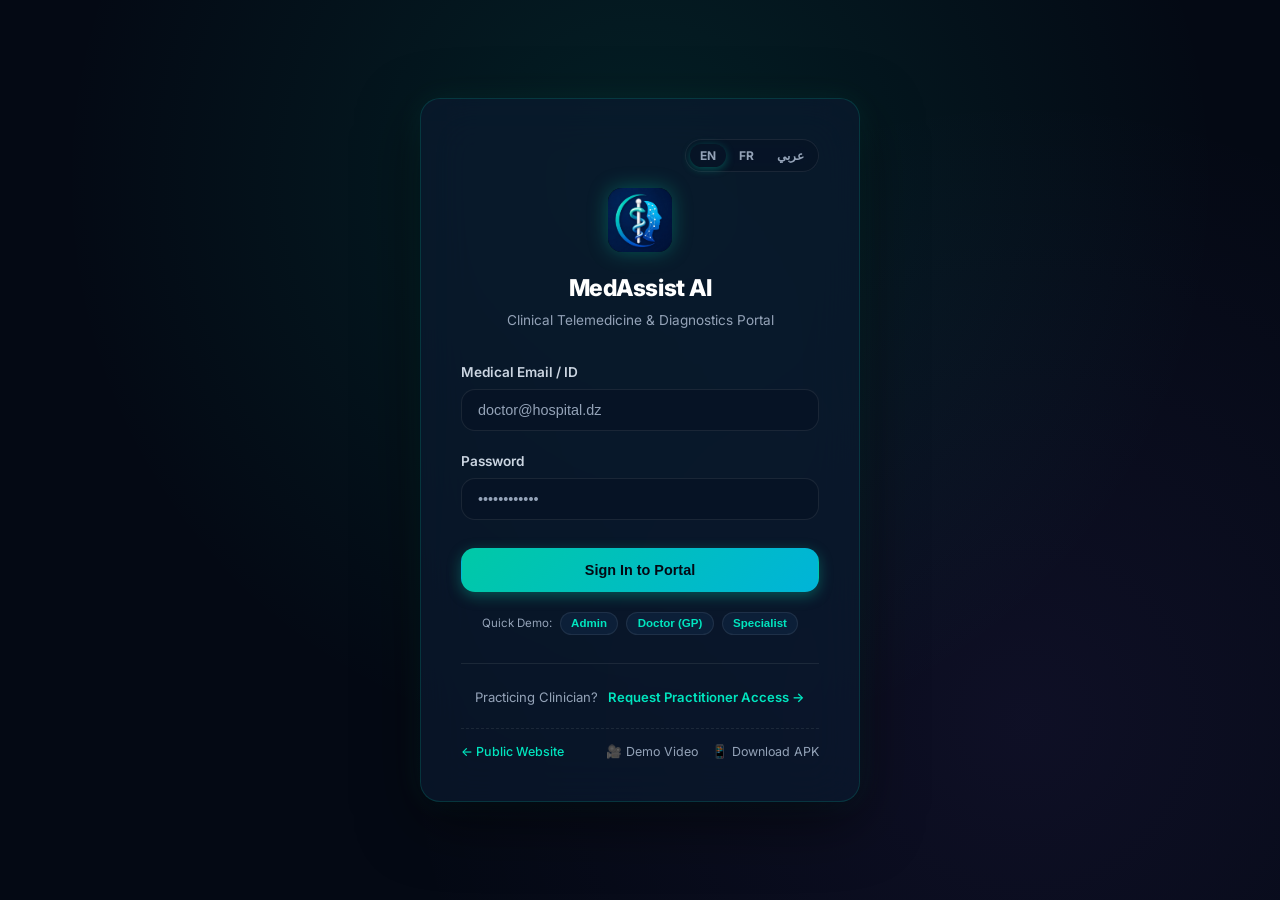
<file: dashboard/doctor.html>
<!DOCTYPE html>
<html lang="en" dir="ltr">
<head>
  <meta charset="UTF-8" />
  <meta name="viewport" content="width=device-width, initial-scale=1.0" />
  <title>MedAssist AI — Clinician Telemedicine Dashboard</title>
  <link rel="stylesheet" href="/dashboard/assets/css/dashboard.css" />
  <link rel="icon" type="image/jpeg" href="/dashboard/assets/images/app-icon.jpg" />
  <style>
    .inference-grid {
      display: grid;
      grid-template-columns: 1.1fr 1fr;
      gap: 1.5rem;
    }
    @media (max-width: 900px) {
      .inference-grid { grid-template-columns: 1fr; }
    }
    .dropzone {
      border: 2px dashed var(--border-glass);
      border-radius: var(--radius-md);
      padding: 2rem 1.5rem;
      text-align: center;
      background: rgba(7, 19, 36, 0.45);
      cursor: pointer;
      transition: var(--transition);
      position: relative;
    }
    .dropzone:hover {
      border-color: var(--teal-400);
      background: rgba(0, 201, 167, 0.05);
    }
    .preview-box {
      width: 100%;
      height: 220px;
      object-fit: contain;
      border-radius: var(--radius-sm);
      display: none;
      background: #000;
    }
    .prob-bar-container {
      margin-bottom: 0.65rem;
    }
    .prob-bar-header {
      display: flex;
      justify-content: space-between;
      font-size: 0.82rem;
      margin-bottom: 0.25rem;
    }
    .prob-bar-track {
      width: 100%;
      height: 6px;
      background: rgba(255, 255, 255, 0.08);
      border-radius: 3px;
      overflow: hidden;
    }
    .prob-bar-fill {
      height: 100%;
      background: var(--gradient-btn);
      border-radius: 3px;
      transition: width 0.5s ease;
    }
    .timeline-card {
      position: relative;
      padding-left: 2rem;
      margin-bottom: 1.5rem;
    }
    .timeline-card::before {
      content: '';
      position: absolute;
      left: 7px;
      top: 0;
      bottom: -1.5rem;
      width: 2px;
      background: var(--border-glass-light);
    }
    .timeline-dot {
      position: absolute;
      left: 0;
      top: 6px;
      width: 16px;
      height: 16px;
      border-radius: 50%;
      background: var(--teal-500);
      border: 3px solid var(--navy-900);
      box-shadow: 0 0 10px var(--teal-400);
    }
  </style>
</head>
<body>

  <div class="app-container">
    <!-- ── Sidebar ──────────────────────────────────────────────────────── -->
    <aside class="sidebar">
      <div class="sidebar-header">
        <img src="/dashboard/assets/images/app-icon.jpg" alt="Logo" class="sidebar-brand-icon" />
        <span class="sidebar-brand-text">MedAssist AI</span>
        <span class="sidebar-badge" id="role-badge" data-i18n="role_doctor">Doctor</span>
      </div>

      <nav class="sidebar-menu">
        <a class="sidebar-item active" data-tab="overview">
          <span class="sidebar-item-icon">📊</span>
          <span data-i18n="nav_overview">Overview</span>
        </a>
        <a class="sidebar-item" data-tab="predict">
          <span class="sidebar-item-icon">🔬</span>
          <span data-i18n="nav_predict">Clinical Inference</span>
        </a>
        <a class="sidebar-item" data-tab="analyses">
          <span class="sidebar-item-icon">📋</span>
          <span data-i18n="nav_history">Analyses Records</span>
        </a>
        <a class="sidebar-item" data-tab="patients">
          <span class="sidebar-item-icon">👥</span>
          <span data-i18n="nav_patients">Patients & Timelines</span>
        </a>
        <a class="sidebar-item" data-tab="referrals">
          <span class="sidebar-item-icon">🔄</span>
          <span data-i18n="nav_referrals">Telemedicine Referrals</span>
        </a>
        <a class="sidebar-item" data-tab="profile">
          <span class="sidebar-item-icon">👤</span>
          <span data-i18n="nav_profile">Practitioner Profile</span>
        </a>

        <div style="margin: 0.75rem 0.5rem; border-top: 1px solid var(--border-glass-light); padding-top: 0.75rem;">
          <span style="font-size: 0.68rem; text-transform: uppercase; letter-spacing: 0.05em; color: var(--text-muted); padding: 0 0.5rem; display: block; margin-bottom: 0.35rem;" data-i18n="nav_resources">Platform Resources</span>
          <a href="https://youtube.com/shorts/tRxtxYG6B8c?si=AkQqDnujgsMIfaL2" target="_blank" rel="noopener noreferrer" class="sidebar-item" style="color: var(--teal-400);">
            <span class="sidebar-item-icon">🎥</span>
            <span data-i18n="nav_video">Video Walkthrough</span>
          </a>
          <a href="/dashboard/landing.html" class="sidebar-item" target="_blank">
            <span class="sidebar-item-icon">🌐</span>
            <span data-i18n="nav_landing">Landing Page</span>
          </a>
          <a href="/dashboard/assets/downloads/MedAssist-AI.apk" download class="sidebar-item">
            <span class="sidebar-item-icon">📱</span>
            <span data-i18n="nav_apk_download">Download Mobile APK</span>
          </a>
        </div>
      </nav>

      <div class="sidebar-footer">
        <div class="user-badge" onclick="switchTab('profile')" style="cursor: pointer; transition: background 0.2s ease;" title="Click to view & edit clinician profile">
          <div class="user-avatar" id="user-initials">DR</div>
          <div class="user-info">
            <span class="user-name" id="sidebar-user-name" data-i18n="doc_authenticating">Dr. Authenticating...</span>
            <span class="user-role" id="sidebar-user-role" data-i18n="role_practitioner">Practitioner</span>
          </div>
        </div>
        <button class="btn btn-sm btn-secondary" onclick="window.api.logout()" title="Sign Out" style="padding: 0.35rem 0.5rem;">
          🚪
        </button>
      </div>
    </aside>

    <!-- ── Main Wrapper ─────────────────────────────────────────────────── -->
    <div class="main-wrapper">
      <header class="top-header">
        <div class="header-title-box">
          <h1 id="page-title" data-i18n="title_overview">Clinician Overview</h1>
          <p id="page-subtitle" data-i18n="sub_overview">Multimodal Clinical Decision Support & Telemedicine</p>
        </div>
        <div class="header-actions" style="display: flex; align-items: center; gap: 0.75rem;">
          <div class="lang-toggle">
            <button type="button" class="lang-btn active" id="dash-lang-en">EN</button>
            <button type="button" class="lang-btn" id="dash-lang-fr">FR</button>
            <button type="button" class="lang-btn" id="dash-lang-ar">عربي</button>
          </div>
          <span class="badge badge-active" data-i18n="badge_online" style="padding: 0.35rem 0.75rem;">● Online</span>
          <button class="btn btn-primary btn-sm" onclick="startNewLesionScan()" data-i18n="btn_new_scan">
            + New Lesion Scan
          </button>
        </div>
      </header>

      <main class="page-content">

        <!-- Banner: Pending Verification Alert -->
        <div id="pending-verification-banner" style="display: none; background: rgba(245, 158, 11, 0.12); border: 1px solid rgba(245, 158, 11, 0.35); border-radius: var(--radius-md); padding: 1.15rem 1.4rem; margin-bottom: 1.5rem; align-items: flex-start; gap: 1.1rem; box-shadow: 0 4px 20px rgba(245, 158, 11, 0.08);">
          <span style="font-size: 2.2rem; line-height: 1;">⏳</span>
          <div style="flex: 1;">
            <h4 style="color: #f59e0b; margin: 0 0 0.35rem 0; font-size: 1.05rem; font-weight: 700;" data-i18n="pending_banner_title">Account Pending Administrative Verification</h4>
            <p style="color: var(--text-secondary); margin: 0; font-size: 0.88rem; line-height: 1.5;" data-i18n="pending_banner_desc">
              Your medical practitioner credentials and license are undergoing formal review by the platform administrator. Diagnostic AI, patient timelines, and telemedicine referrals will be unlocked upon approval.
            </p>
          </div>
        </div>


        <!-- ── TAB 1: OVERVIEW ──────────────────────────────────────────── -->
        <section id="tab-overview" class="tab-pane active">
          <div class="metrics-grid">
            <div class="glass-card metric-card">
              <div class="metric-icon-box metric-icon-teal">🔬</div>
              <div class="metric-info">
                <span class="metric-value" id="stat-total-analyses">0</span>
                <span class="metric-label" data-i18n="doc_metric_total">Total Analyses Conducted</span>
              </div>
            </div>
            <div class="glass-card metric-card">
              <div class="metric-icon-box metric-icon-blue">✅</div>
              <div class="metric-info">
                <span class="metric-value" id="stat-feedback-rate">0%</span>
                <span class="metric-label" data-i18n="doc_metric_feedback">Doctor Feedback Rate</span>
              </div>
            </div>
            <div class="glass-card metric-card">
              <div class="metric-icon-box metric-icon-amber">📤</div>
              <div class="metric-info">
                <span class="metric-value" id="stat-sent-referrals">0</span>
                <span class="metric-label" data-i18n="doc_metric_sent_ref">Sent Referrals (GP)</span>
              </div>
            </div>
            <div class="glass-card metric-card">
              <div class="metric-icon-box metric-icon-purple">📥</div>
              <div class="metric-info">
                <span class="metric-value" id="stat-received-referrals">0</span>
                <span class="metric-label" data-i18n="doc_metric_recv_ref">Incoming Referrals</span>
              </div>
            </div>
          </div>

          <div class="charts-grid">
            <div class="glass-card">
              <div class="glass-card-header">
                <span class="glass-card-title" data-i18n="doc_chart_pathology">Differential Pathologies Breakdown</span>
              </div>
              <div class="chart-container">
                <canvas id="chart-diagnoses"></canvas>
              </div>
            </div>
            <div class="glass-card">
              <div class="glass-card-header">
                <span class="glass-card-title" data-i18n="doc_chart_risk">Clinical Risk Levels</span>
              </div>
              <div class="chart-container">
                <canvas id="chart-risks"></canvas>
              </div>
            </div>
          </div>

          <div class="glass-card">
            <div class="glass-card-header">
              <span class="glass-card-title" data-i18n="doc_recent_analyses_title">Recent Clinical Analyses</span>
              <button class="btn btn-secondary btn-sm" onclick="switchTab('analyses')" data-i18n="btn_view_all">View All &rarr;</button>
            </div>
            <div class="table-responsive">
              <table class="custom-table" id="recent-analyses-table">
                <thead>
                  <tr>
                    <th data-i18n="th_date">Date</th>
                    <th data-i18n="th_patient_tag">Patient / Tag</th>
                    <th data-i18n="th_ai_finding">AI Finding</th>
                    <th data-i18n="th_confidence">Confidence</th>
                    <th data-i18n="th_risk_level">Risk Level</th>
                    <th data-i18n="th_feedback">Feedback</th>
                    <th data-i18n="th_actions">Actions</th>
                  </tr>
                </thead>
                <tbody id="recent-analyses-tbody">
                  <tr><td colspan="7" style="text-align: center; color: var(--text-muted);" data-i18n="loading_recent_scans">Loading recent scans...</td></tr>
                </tbody>
              </table>
            </div>
          </div>
        </section>

        <!-- ── TAB 2: CLINICAL INFERENCE (PREDICT) ──────────────────────── -->
        <section id="tab-predict" class="tab-pane">
          <div class="inference-grid">
            <!-- Form Card -->
            <div class="glass-card">
              <div class="glass-card-header">
                <span class="glass-card-title" data-i18n="doc_upload_title">Dermoscopy Upload & Metadata</span>
              </div>

              <form id="inference-form">
                <!-- ⚡ Quick Authentic PAD-UFES-20 Benchmark Samples -->
                <div style="margin-bottom: 1rem; padding: 0.75rem 0.85rem; background: rgba(0, 229, 255, 0.04); border: 1px dashed var(--teal-500); border-radius: var(--radius-sm);">
                  <div style="display: flex; justify-content: space-between; align-items: center; margin-bottom: 0.45rem;">
                    <span style="font-size: 0.76rem; font-weight: 700; color: var(--teal-400); text-transform: uppercase;">⚡ Quick Benchmark Lesions (Authentic PAD-UFES-20):</span>
                    <span style="font-size: 0.7rem; color: var(--text-muted);">1-Click Clinical Preload</span>
                  </div>
                  <div style="display: flex; gap: 0.4rem; flex-wrap: wrap;">
                    <button type="button" class="btn btn-sm btn-secondary" onclick="loadSampleLesion('BCC')" style="font-size: 0.75rem; padding: 0.25rem 0.55rem; border-color: #ef4444; color: #fca5a5;">🔬 BCC (Carcinoma)</button>
                    <button type="button" class="btn btn-sm btn-secondary" onclick="loadSampleLesion('MEL')" style="font-size: 0.75rem; padding: 0.25rem 0.55rem; border-color: #9333ea; color: #d8b4fe;">🔬 MEL (Melanoma)</button>
                    <button type="button" class="btn btn-sm btn-secondary" onclick="loadSampleLesion('SCC')" style="font-size: 0.75rem; padding: 0.25rem 0.55rem; border-color: #f97316; color: #fdba74;">🔬 SCC (Squamous)</button>
                    <button type="button" class="btn btn-sm btn-secondary" onclick="loadSampleLesion('NEV')" style="font-size: 0.75rem; padding: 0.25rem 0.55rem; border-color: #10b981; color: #6ee7b7;">🔬 NEV (Nevus)</button>
                    <button type="button" class="btn btn-sm btn-secondary" onclick="loadSampleLesion('SEK')" style="font-size: 0.75rem; padding: 0.25rem 0.55rem; border-color: #10b981; color: #6ee7b7;">🔬 SEK (Keratosis)</button>
                    <button type="button" class="btn btn-sm btn-secondary" onclick="loadSampleLesion('ACK')" style="font-size: 0.75rem; padding: 0.25rem 0.55rem; border-color: #f59e0b; color: #fcd34d;">🔬 ACK (Actinic)</button>
                  </div>
                </div>

                <div class="form-group">
                  <label class="form-label" data-i18n="doc_dermoscopy_img_label">Dermoscopy Image *</label>
                  <div class="dropzone" id="dropzone">
                    <input type="file" id="lesion-file" accept="image/*" style="display: none;" required />
                    <div id="dropzone-prompt">
                      <span style="font-size: 2rem; display: block; margin-bottom: 0.5rem;">📸</span>
                      <span style="font-weight: 600; color: #fff;" data-i18n="doc_drop_zone_text">Click or Drag Dermoscopy Image Here</span>
                      <span style="display: block; font-size: 0.75rem; color: var(--text-muted); margin-top: 0.25rem;" data-i18n="doc_supported_formats">Supported: JPG, PNG, WEBP (&lt; 10 MB)</span>
                    </div>
                    <img id="image-preview" class="preview-box" alt="Preview" />
                  </div>
                </div>

                <div style="display: grid; grid-template-columns: 1fr 1fr; gap: 1rem;">
                  <div class="form-group">
                    <label class="form-label" for="pred-patient-id" data-i18n="lbl_patient_code">Patient Code / ID</label>
                    <input type="text" id="pred-patient-id" class="form-control" placeholder="Select registered patient or type code..." list="registered-patients-datalist" autocomplete="off" />
                    <datalist id="registered-patients-datalist"></datalist>
                  </div>
                  <div class="form-group">
                    <label class="form-label" for="pred-lesion-tag" data-i18n="lbl_lesion_tag">Lesion Anatomical Tag</label>
                    <input type="text" id="pred-lesion-tag" class="form-control" placeholder="Back - Upper Right" />
                  </div>
                </div>

                <div style="display: grid; grid-template-columns: 1fr 1fr; gap: 1rem;">
                  <div class="form-group">
                    <label class="form-label" for="pred-localization" data-i18n="lbl_localization">Lesion Localization *</label>
                    <select id="pred-localization" class="form-control" required>
                      <option value="back" data-i18n="loc_back">Back / Trunk</option>
                      <option value="face" data-i18n="loc_face">Face</option>
                      <option value="foot" data-i18n="loc_foot">Foot / Lower Extremity</option>
                      <option value="hand" data-i18n="loc_hand">Hand / Upper Extremity</option>
                      <option value="scalp" data-i18n="loc_scalp">Scalp / Neck</option>
                      <option value="unknown" data-i18n="loc_unknown">Unspecified</option>
                    </select>
                  </div>
                  <div class="form-group">
                    <label class="form-label" for="pred-age" data-i18n="lbl_patient_age">Patient Age</label>
                    <input type="number" id="pred-age" class="form-control" placeholder="52" min="0" max="120" required />
                  </div>
                </div>

                <div style="display: grid; grid-template-columns: 1fr 1fr; gap: 1rem;">
                  <div class="form-group">
                    <label class="form-label" for="pred-sex" data-i18n="lbl_biological_sex">Biological Sex</label>
                    <select id="pred-sex" class="form-control">
                      <option value="male" data-i18n="sex_male">Male</option>
                      <option value="female" data-i18n="sex_female">Female</option>
                    </select>
                  </div>
                  <div class="form-group">
                    <label class="form-label" for="pred-diameter" data-i18n="lbl_diameter">Diameter (mm)</label>
                    <input type="number" step="0.1" id="pred-diameter" class="form-control" placeholder="6.5" />
                  </div>
                </div>

                <!-- ABCDE Clinical Features -->
                <div style="display: flex; flex-wrap: wrap; gap: 1.25rem; margin-bottom: 1.25rem; padding: 0.75rem; background: rgba(7, 19, 36, 0.4); border-radius: var(--radius-sm);">
                  <label style="display: flex; align-items: center; gap: 0.5rem; font-size: 0.85rem; cursor: pointer;">
                    <input type="checkbox" id="pred-grew" /> <span data-i18n="lbl_grew">Lesion Grew Recently?</span>
                  </label>
                  <label style="display: flex; align-items: center; gap: 0.5rem; font-size: 0.85rem; cursor: pointer;">
                    <input type="checkbox" id="pred-bleed" /> <span data-i18n="lbl_bleed">Spontaneous Bleeding?</span>
                  </label>
                  <label style="display: flex; align-items: center; gap: 0.5rem; font-size: 0.85rem; cursor: pointer;">
                    <input type="checkbox" id="pred-elevation" /> <span data-i18n="lbl_elevation">Palpable Elevation?</span>
                  </label>
                  <label style="display: flex; align-items: center; gap: 0.5rem; font-size: 0.85rem; cursor: pointer;">
                    <input type="checkbox" id="pred-history" /> <span data-i18n="lbl_history">Prior Skin Cancer History?</span>
                  </label>
                </div>

                <button type="submit" id="btn-run-inference" class="btn btn-primary" style="width: 100%; padding: 0.85rem;">
                  <span data-i18n="btn_run_ai">🚀 Execute Diagnostic AI & Grad-CAM++</span>
                </button>
              </form>
            </div>

            <!-- Real-time Inference Results Card -->
            <div class="glass-card" id="results-card">
              <div class="glass-card-header">
                <span class="glass-card-title" data-i18n="results_title">Diagnostic Finding & Saliency Map</span>
                <div style="display: flex; gap: 0.5rem; align-items: center;">
                  <button id="btn-header-gradcam" class="btn btn-sm btn-secondary" style="display: none; padding: 0.25rem 0.65rem; font-size: 0.75rem; border-color: var(--teal-400); color: var(--teal-300);" title="Open Grad-CAM++ Saliency Heatmap">
                    🔬 Grad-CAM++
                  </button>
                  <span id="res-badge" class="badge badge-low" style="display: none;">LOW RISK</span>
                </div>
              </div>

              <div id="results-placeholder" style="text-align: center; padding: 4rem 1rem; color: var(--text-muted);">
                <span style="font-size: 3rem; display: block; opacity: 0.4;">🔬</span>
                <p style="margin-top: 0.5rem; font-weight: 500;" data-i18n="results_ready">Ready for inference.</p>
                <p style="font-size: 0.78rem;" data-i18n="results_instruction">Upload an image and press Execute to view AI diagnosis and Grad-CAM++ heatmap.</p>
              </div>

              <div id="results-content" style="display: none;">
                <!-- Primary Prediction Header -->
                <div style="display: flex; align-items: baseline; justify-content: space-between; margin-bottom: 0.25rem;">
                  <div>
                    <span style="font-size: 0.75rem; color: var(--text-muted); text-transform: uppercase; font-weight: 700;" data-i18n="lbl_primary_pred">Primary Diagnostic Prediction</span>
                    <h2 id="res-class" style="font-size: 1.85rem; font-weight: 800; color: #fff; margin: 0.15rem 0;">BCC</h2>
                    <p id="res-class-full" style="color: var(--teal-300); font-size: 0.95rem; font-weight: 600; margin: 0;">Basal Cell Carcinoma</p>
                  </div>
                  <div style="text-align: right;">
                    <span style="font-size: 0.75rem; color: var(--text-muted); text-transform: uppercase; font-weight: 700;" data-i18n="lbl_conf">Confidence</span>
                    <h3 id="res-conf" style="font-size: 1.6rem; font-weight: 700; color: var(--teal-400); margin: 0.15rem 0;">53.3%</h3>
                    <span id="res-badge" class="badge" style="display: inline-flex; font-size: 0.72rem; padding: 0.2rem 0.5rem;">HIGH RISK</span>
                  </div>
                </div>

                <!-- Case Metadata Strip -->
                <div id="res-metadata-strip" style="display: flex; justify-content: space-between; flex-wrap: wrap; gap: 0.5rem; font-size: 0.76rem; color: var(--text-secondary); background: rgba(15, 36, 64, 0.6); border: 1px solid var(--border-glass); border-radius: var(--radius-sm); padding: 0.45rem 0.75rem; margin: 0.75rem 0;">
                  <span><b style="color: var(--text-muted);">Patient:</b> <span id="res-patient-code" style="color: #fff;">PAT_46</span></span>
                  <span><b style="color: var(--text-muted);">Region:</b> <span id="res-site" style="color: #fff;">Anterior Neck</span></span>
                  <span><b style="color: var(--text-muted);">Inference:</b> <span id="res-timing" style="color: var(--teal-300);">1328 ms</span></span>
                </div>

                <!-- Clinical Risk Explanation -->
                <div id="res-explanation-box" style="background: rgba(239, 68, 68, 0.12); border-left: 3px solid #ef4444; border-radius: 4px; padding: 0.65rem 0.85rem; margin-bottom: 0.75rem; font-size: 0.82rem; color: #f1f5f9; line-height: 1.45;">
                  <b style="display: block; margin-bottom: 0.2rem; color: #fca5a5;">Clinical Risk Assessment:</b>
                  <span id="res-explanation-text">Basal Cell Carcinoma — most common skin cancer. Malignant but slow-growing. Dermatologist referral required.</span>
                </div>

                <!-- Specialist Referral Alert -->
                <div id="referral-alert" style="display: none; background: rgba(239, 68, 68, 0.18); border: 1px solid rgba(239, 68, 68, 0.5); border-radius: var(--radius-sm); padding: 0.65rem 0.85rem; margin-bottom: 0.75rem;">
                  <span style="font-size: 0.82rem; color: #fca5a5; font-weight: 600; display: block;">
                    ⚠️ <span data-i18n="alert_specialist_referral">Specialist Referral Suggested: High clinical suspicion or inconclusive presentation.</span>
                  </span>
                </div>

                <!-- Clinical Recommendations Checklist -->
                <div id="res-recommendations-wrapper" style="background: rgba(255, 255, 255, 0.03); border: 1px solid var(--border-glass-light); border-radius: var(--radius-sm); padding: 0.65rem 0.85rem; margin-bottom: 0.85rem;">
                  <b style="font-size: 0.78rem; color: var(--text-muted); display: block; margin-bottom: 0.35rem;">Clinical Action Plan & Recommendations:</b>
                  <ul id="res-recommendations-list" style="margin: 0; padding-left: 1.25rem; font-size: 0.8rem; color: var(--text-secondary); line-height: 1.45;">
                  </ul>
                </div>

                <!-- Differential Probabilities -->
                <div style="margin-bottom: 1.25rem;">
                  <span style="font-size: 0.8rem; font-weight: 600; color: var(--text-muted); display: block; margin-bottom: 0.5rem;">
                    <span data-i18n="lbl_diff_probs">Differential Pathology Probabilities (Multimodal Spectrum)</span>
                  </span>
                  <div id="prob-bars"></div>
                </div>

                <!-- Action Buttons -->
                <div style="display: flex; gap: 0.75rem; flex-wrap: wrap;">
                  <button id="btn-gradcam-direct" class="btn btn-primary btn-sm" style="flex: 1; min-width: 140px; background: linear-gradient(135deg, #0ea5e9, #06b6d4); border: none; font-weight: 700;">
                    <span data-i18n="btn_gradcam_direct">🔬 Grad-CAM++</span>
                  </button>
                  <button id="btn-feedback-direct" class="btn btn-secondary btn-sm" style="flex: 1; min-width: 140px;">
                    <span data-i18n="btn_feedback_direct">✍ Clinical Feedback</span>
                  </button>
                  <button id="btn-refer-direct" class="btn btn-secondary btn-sm" style="flex: 1; min-width: 140px;">
                    <span data-i18n="btn_refer_direct">🔄 Refer to Specialist</span>
                  </button>
                  <button id="btn-pdf-direct" class="btn btn-primary btn-sm" style="flex: 1; min-width: 140px;">
                    <span data-i18n="btn_pdf_direct">📄 Medical PDF</span>
                  </button>
                </div>
              </div>
            </div>
          </div>
        </section>

        <!-- ── TAB 3: ANALYSES HISTORY ──────────────────────────────────── -->
        <section id="tab-analyses" class="tab-pane">
          <div class="glass-card">
            <div class="glass-card-header" style="flex-wrap: wrap; gap: 1rem;">
              <span class="glass-card-title" data-i18n="title_history">All Completed Analyses</span>
              <div style="display: flex; gap: 0.75rem;">
                <select id="filter-risk" class="form-control" style="width: auto; padding: 0.4rem 0.8rem;">
                  <option value="" data-i18n="opt_all_risks">All Risk Levels</option>
                  <option value="CRITICAL" data-i18n="opt_risk_critical">Critical</option>
                  <option value="HIGH" data-i18n="opt_risk_high">High</option>
                  <option value="MODERATE" data-i18n="opt_risk_moderate">Moderate</option>
                  <option value="LOW" data-i18n="opt_risk_low">Low</option>
                  <option value="INCONCLUSIVE" data-i18n="opt_risk_inconclusive">Inconclusive</option>
                </select>
                <select id="filter-class" class="form-control" style="width: auto; padding: 0.4rem 0.8rem;">
                  <option value="" data-i18n="opt_all_classes">All Pathology Classes</option>
                  <option value="MEL">MEL - Melanoma</option>
                  <option value="BCC">BCC - Basal Cell</option>
                  <option value="SCC">SCC - Squamous Cell</option>
                  <option value="ACK">ACK - Actinic Keratosis</option>
                  <option value="NEV">NEV - Nevus</option>
                  <option value="SEK">SEK - Seborrheic</option>
                </select>
              </div>
            </div>

            <div class="table-responsive">
              <table class="custom-table">
                <thead>
                  <tr>
                    <th data-i18n="th_date">Date</th>
                    <th>Patient / Site</th>
                    <th data-i18n="th_pathology">Pathology</th>
                    <th data-i18n="th_confidence">Confidence</th>
                    <th data-i18n="th_risk">Risk</th>
                    <th data-i18n="th_feedback">Doctor Feedback</th>
                    <th data-i18n="th_actions">Actions</th>
                  </tr>
                </thead>
                <tbody id="analyses-tbody">
                  <tr><td colspan="7" style="text-align: center; color: var(--text-muted);" data-i18n="loading_analyses">Loading analyses...</td></tr>
                </tbody>
              </table>
            </div>
          </div>
        </section>

        <!-- ── TAB 4: PATIENTS & TIMELINES ─────────────────────────────── -->
        <section id="tab-patients" class="tab-pane">
          <div style="display: grid; grid-template-columns: 320px 1fr; gap: 1.5rem;">
            <!-- Register Patient Form -->
            <div class="glass-card">
              <div class="glass-card-header">
                <span class="glass-card-title" data-i18n="doc_card_new_patient">+ New Patient Profile</span>
              </div>
              <form id="new-patient-form">
                <div class="form-group">
                  <label class="form-label" for="pt-code" data-i18n="lbl_pt_code">Pseudonymous Code *</label>
                  <input type="text" id="pt-code" class="form-control" placeholder="DZ-P-1049" required />
                </div>
                <div class="form-group">
                  <label class="form-label" for="pt-year" data-i18n="lbl_birth_year">Birth Year *</label>
                  <input type="number" id="pt-year" class="form-control" placeholder="1982" min="1900" max="2026" required />
                </div>
                <div class="form-group">
                  <label class="form-label" for="pt-sex" data-i18n="lbl_biological_sex">Biological Sex *</label>
                  <select id="pt-sex" class="form-control" required>
                    <option value="male" data-i18n="sex_male">Male</option>
                    <option value="female" data-i18n="sex_female">Female</option>
                  </select>
                </div>
                <div class="form-group">
                  <label class="form-label" for="pt-notes" data-i18n="lbl_clinical_notes">Clinical Notes</label>
                  <textarea id="pt-notes" class="form-control" rows="3" placeholder="Family history of melanoma, fair skin..."></textarea>
                </div>
                <button type="submit" class="btn btn-primary" style="width: 100%;" data-i18n="btn_create_patient">Create Patient File</button>
              </form>
            </div>

            <!-- Patient List & Selected Timeline -->
            <div style="display: flex; flex-direction: column; gap: 1.5rem;">
              <div class="glass-card">
                <div class="glass-card-header">
                  <span class="glass-card-title" data-i18n="doc_registered_patients_title">Registered Patients</span>
                  <div class="search-box">
                    <span class="search-icon">🔍</span>
                    <input type="text" id="search-patients" class="form-control" placeholder="Search patient code..." data-i18n-placeholder="ph_search_patient" />
                  </div>
                </div>
                <div class="table-responsive">
                  <table class="custom-table">
                    <thead>
                      <tr>
                        <th data-i18n="th_patient_tag">Patient Code</th>
                        <th data-i18n="th_birth_year">Birth Year</th>
                        <th data-i18n="th_sex">Sex</th>
                        <th data-i18n="th_created">Created</th>
                        <th data-i18n="th_timeline">Timeline</th>
                      </tr>
                    </thead>
                    <tbody id="patients-tbody">
                      <tr><td colspan="5" style="text-align: center; color: var(--text-muted);" data-i18n="loading_patients">Loading patients...</td></tr>
                    </tbody>
                  </table>
                </div>
              </div>

              <!-- Selected Patient Timeline Card -->
              <div class="glass-card" id="patient-timeline-box" style="display: none;">
                <div class="glass-card-header">
                  <span class="glass-card-title" id="timeline-title" data-i18n="timeline_evolution_title">Lesion Evolution Timeline</span>
                  <button class="btn btn-sm btn-secondary" onclick="document.getElementById('patient-timeline-box').style.display='none'">✕ Close</button>
                </div>
                <div id="timeline-container" style="padding-top: 1rem;"></div>
              </div>
            </div>
          </div>
        </section>

        <!-- ── TAB 5: TELEMEDICINE REFERRALS ───────────────────────────── -->
        <section id="tab-referrals" class="tab-pane">
          <div class="glass-card">
            <div class="glass-card-header">
              <span class="glass-card-title" data-i18n="doc_referrals_title">Telemedicine Case Referrals</span>
              <div style="display: flex; gap: 0.5rem;">
                <button class="btn btn-sm btn-primary" id="btn-tab-sent-ref" onclick="loadReferrals('sent')" data-i18n="btn_sent_ref">Sent (GP)</button>
                <button class="btn btn-sm btn-secondary" id="btn-tab-recv-ref" onclick="loadReferrals('received')" data-i18n="btn_recv_ref">Incoming (Specialist)</button>
              </div>
            </div>
            <div class="table-responsive">
              <table class="custom-table">
                <thead>
                  <tr>
                    <th data-i18n="th_date">Date</th>
                    <th data-i18n="th_analysis_case">Analysis Case</th>
                    <th data-i18n="th_sender_specialist">Sender / Specialist</th>
                    <th data-i18n="th_status">Status</th>
                    <th data-i18n="th_referral_note">Referral Clinical Note</th>
                    <th data-i18n="th_specialist_response">Specialist Response</th>
                    <th data-i18n="th_action">Action</th>
                  </tr>
                </thead>
                <tbody id="referrals-tbody">
                  <tr><td colspan="7" style="text-align: center; color: var(--text-muted);" data-i18n="loading_referrals">Loading referrals...</td></tr>
                </tbody>
              </table>
            </div>
          </div>
        </section>

        <!-- ── TAB 6: CLINICIAN PROFILE & CREDENTIALS ────────────────────── -->
        <section id="tab-profile" class="tab-pane">
          <div class="glass-card" style="max-width: 680px; margin: 0 auto;">
            <div class="glass-card-header" style="justify-content: space-between;">
              <span class="glass-card-title" data-i18n="prof_card_title">Clinician Profile & Credentials</span>
              <span id="prof-status-badge" class="badge badge-active">Active Clinician</span>
            </div>

            <!-- Profile Overview Header Card -->
            <div style="background: rgba(15, 36, 64, 0.6); border: 1px solid var(--border-glass); border-radius: var(--radius-md); padding: 1.25rem; margin-bottom: 1.5rem; display: flex; align-items: center; gap: 1.25rem;">
              <div class="user-avatar" id="prof-avatar-large" style="width: 58px; height: 58px; font-size: 1.4rem; background: var(--gradient-teal); color: #040914; font-weight: 800; border-radius: 50%; display: flex; align-items: center; justify-content: center;">DR</div>
              <div style="flex: 1;">
                <h3 id="prof-header-name" style="margin: 0; font-size: 1.15rem; color: #fff;">Dr. Authenticating...</h3>
                <div style="display: flex; gap: 0.5rem; align-items: center; margin-top: 0.25rem; flex-wrap: wrap;">
                  <span id="prof-type-badge" class="badge badge-active">General Practitioner</span>
                  <span id="prof-email-display" style="font-size: 0.82rem; color: var(--teal-300);">doctor@medassist.dz</span>
                </div>
              </div>
            </div>

            <form id="profile-form">
              <div style="display: grid; grid-template-columns: 1fr 1fr; gap: 1rem; margin-bottom: 1rem;">
                <div class="form-group">
                  <label class="form-label" for="prof-name" data-i18n="lbl_prof_name">Full Professional Name (Dr.)</label>
                  <input type="text" id="prof-name" class="form-control" required />
                </div>
                <div class="form-group">
                  <label class="form-label" for="prof-phone" data-i18n="lbl_prof_phone">Direct Phone</label>
                  <input type="tel" id="prof-phone" class="form-control" placeholder="+213 555 12 34 56" />
                </div>
              </div>

              <div style="display: grid; grid-template-columns: 1fr 1fr; gap: 1rem; margin-bottom: 1rem;">
                <div class="form-group">
                  <label class="form-label" for="prof-inst" data-i18n="lbl_prof_inst">Institution / Hospital</label>
                  <input type="text" id="prof-inst" class="form-control" placeholder="e.g. CHU Mustapha Bacha" />
                </div>
                <div class="form-group">
                  <label class="form-label" for="prof-wilaya" data-i18n="lbl_prof_wilaya">Wilaya</label>
                  <select id="prof-wilaya" class="form-control">
                  </select>
                </div>
              </div>

              <div class="form-group">
                <label class="form-label" for="prof-license">Medical License Number (Ordre des Médecins)</label>
                <input type="text" id="prof-license" class="form-control" readonly style="opacity: 0.75; background: rgba(0,0,0,0.3); cursor: not-allowed;" />
              </div>

              <!-- Security & Credentials Policy Note -->
              <div style="background: rgba(0, 229, 255, 0.05); border: 1px solid rgba(0, 229, 255, 0.2); border-radius: var(--radius-sm); padding: 0.85rem 1rem; margin-bottom: 1.5rem; font-size: 0.82rem; color: var(--text-secondary); line-height: 1.45;">
                <div style="display: flex; gap: 0.6rem; align-items: flex-start;">
                  <span style="font-size: 1.2rem; color: var(--teal-400);">🔒</span>
                  <div>
                    <strong style="color: #fff; display: block; margin-bottom: 0.2rem;">Account & Credential Security:</strong>
                    <span>In accordance with Algerian Ministry of Health guidelines, practitioner login passwords and role authorizations are centrally verified. Contact your regional administrator to reset passwords or update clinical specializations.</span>
                  </div>
                </div>
              </div>

              <button type="submit" class="btn btn-primary" style="width: 100%;" data-i18n="btn_save_profile">Save Profile Changes</button>
            </form>
          </div>
        </section>

      </main>
    </div>
  </div>

  <!-- ── MODAL: GRAD-CAM++ SLIDER COMPARISON ───────────────────────────── -->
  <div class="modal-overlay" id="modal-gradcam">
    <div class="modal-content">
      <div class="modal-header">
        <h3 style="font-size: 1.15rem; font-weight: 700;" data-i18n="modal_gradcam_title">Grad-CAM++ Explainability Inspection</h3>
        <button class="modal-close" onclick="closeModal('modal-gradcam')">&times;</button>
      </div>
      <div class="modal-body">
        <div class="gradcam-viewer">
          <div class="image-compare-box">
            <img id="modal-img-orig" src="" alt="Original Dermoscopy" />
            <img id="modal-img-grad" class="gradcam-overlay" src="" alt="Grad-CAM++ Saliency" />
          </div>
          <div class="compare-controls">
            <div style="display: flex; justify-content: space-between; font-size: 0.8rem; color: var(--text-muted);">
              <span data-i18n="modal_gradcam_orig">Original Skin</span>
              <span data-i18n="modal_gradcam_heat">Grad-CAM++ Attention</span>
            </div>
            <input type="range" id="gradcam-slider" min="0" max="100" value="50" style="width: 100%; accent-color: var(--teal-500);" />
          </div>
        </div>
      </div>
      <div class="modal-footer">
        <button class="btn btn-secondary" onclick="closeModal('modal-gradcam')">Close</button>
      </div>
    </div>
  </div>

  <!-- ── MODAL: CLINICAL FEEDBACK & BIOPSY ──────────────────────────────── -->
  <div class="modal-overlay" id="modal-feedback">
    <div class="modal-content">
      <div class="modal-header">
        <h3 style="font-size: 1.15rem; font-weight: 700;" data-i18n="modal_fb_title">Record Clinician Feedback & Biopsy</h3>
        <button class="modal-close" onclick="closeModal('modal-feedback')">&times;</button>
      </div>
      <form id="feedback-form">
        <div class="modal-body">
          <input type="hidden" id="feedback-analysis-id" />
          <div class="form-group">
            <label class="form-label" data-i18n="lbl_fb_concordance">Doctor Concordance *</label>
            <select id="fb-confirmed" class="form-control" required>
              <option value="true" data-i18n="opt_fb_confirmed">Confirmed AI Diagnosis</option>
              <option value="false" data-i18n="opt_fb_rejected">Rejected / Overridden Diagnosis</option>
            </select>
          </div>
          <div class="form-group">
            <label class="form-label" data-i18n="lbl_fb_diag">Attending Doctor Clinical Diagnosis</label>
            <input type="text" id="fb-diagnosis" class="form-control" placeholder="E.g., Dysplastic Nevus / Melanoma in situ" />
          </div>
          <div class="form-group">
            <label style="display: flex; align-items: center; gap: 0.5rem; font-size: 0.88rem; cursor: pointer;">
              <input type="checkbox" id="fb-biopsy-performed" /> <span data-i18n="lbl_fb_biopsy_check">Biopsy / Histopathology Performed?</span>
            </label>
          </div>
          <div class="form-group">
            <label class="form-label" data-i18n="lbl_fb_outcome">Histopathology / Biopsy Outcome</label>
            <input type="text" id="fb-biopsy-result" class="form-control" placeholder="Breslow thickness 0.8mm, free margins..." />
          </div>
          <div class="form-group">
            <label class="form-label" data-i18n="lbl_fb_followup">Next Scheduled Follow-up Date</label>
            <input type="date" id="fb-followup-date" class="form-control" />
          </div>
        </div>
        <div class="modal-footer">
          <button type="button" class="btn btn-secondary" onclick="closeModal('modal-feedback')" data-i18n="btn_cancel">Cancel</button>
          <button type="submit" class="btn btn-primary" data-i18n="btn_save_fb">Save Clinical Feedback</button>
        </div>
      </form>
    </div>
  </div>

  <!-- ── MODAL: CREATE REFERRAL ────────────────────────────────────────── -->
  <div class="modal-overlay" id="modal-referral">
    <div class="modal-content">
      <div class="modal-header">
        <h3 style="font-size: 1.15rem; font-weight: 700;" data-i18n="modal_ref_title">Telemedicine Specialist Referral</h3>
        <button class="modal-close" onclick="closeModal('modal-referral')">&times;</button>
      </div>
      <form id="create-referral-form">
        <div class="modal-body">
          <input type="hidden" id="ref-analysis-id" />
          <div class="form-group">
            <label class="form-label" data-i18n="lbl_ref_specialist">Consulting Specialist Dermatologist</label>
            <select id="ref-specialist-select" class="form-control">
              <option value="" data-i18n="opt_ref_unassigned">-- General Unassigned Specialist Queue --</option>
            </select>
          </div>
          <div class="form-group">
            <label class="form-label" data-i18n="lbl_ref_note">Clinical Referral Note *</label>
            <textarea id="ref-note" class="form-control" rows="4" placeholder="Pigmented lesion on back showing irregular pigmentation and asymmetry. Rapid evolution reported by patient..." required minlength="5"></textarea>
          </div>
        </div>
        <div class="modal-footer">
          <button type="button" class="btn btn-secondary" onclick="closeModal('modal-referral')" data-i18n="btn_cancel">Cancel</button>
          <button type="submit" class="btn btn-primary" data-i18n="btn_dispatch_ref">Dispatch Referral</button>
        </div>
      </form>
    </div>
  </div>

    <!-- Modal: Respond to Referral -->
  <div class="modal-overlay" id="modal-respond-referral">
    <div class="modal-card" style="max-width: 540px;">
      <div class="modal-header">
        <span class="modal-title" data-i18n="modal_resp_title">Specialist Referral Response & Management</span>
        <button class="modal-close" onclick="closeModal('modal-respond-referral')">&times;</button>
      </div>
      <form id="respond-referral-form">
        <input type="hidden" id="resp-ref-id" />
        <div class="form-group">
          <label class="form-label" for="resp-status" data-i18n="lbl_resp_status">Referral Case Status</label>
          <select id="resp-status" class="form-control" required>
            <option value="completed" data-i18n="opt_resp_completed">COMPLETED — Second Opinion Provided</option>
            <option value="accepted" data-i18n="opt_resp_review">ACCEPTED — Under Specialist Review</option>
            <option value="cancelled" data-i18n="opt_resp_declined">CANCELLED — Case Outside Scope</option>
          </select>
        </div>
        <div class="form-group">
          <label class="form-label" for="resp-notes" data-i18n="lbl_resp_notes">Specialist Clinical Opinion & Recommendation *</label>
          <textarea id="resp-notes" class="form-control" rows="5" placeholder="e.g. Reviewed dermoscopic pattern and Grad-CAM++ saliency. Recommend urgent 2mm excisional biopsy with histopathology..." required minlength="5"></textarea>
        </div>
        <div style="display: flex; gap: 0.75rem; justify-content: flex-end; margin-top: 1.25rem;">
          <button type="button" class="btn btn-secondary" onclick="closeModal('modal-respond-referral')" data-i18n="btn_cancel">Cancel</button>
          <button type="submit" class="btn btn-primary" id="btn-submit-ref-resp" data-i18n="btn_submit_resp">Submit Response</button>
        </div>
      </form>
    </div>
  </div>

  <!-- Modal: Video Demo -->
  <div class="modal-overlay" id="modal-video-demo">
    <div class="modal-card" style="max-width: 720px;">
      <div class="modal-header">
        <span class="modal-title" data-i18n="modal_video_title">MedAssist AI — Official Video Demo</span>
        <button class="modal-close" onclick="closeDemoVideoModal()">&times;</button>
      </div>
      <video id="doctor-video-player" controls style="width: 100%; border-radius: var(--radius-md); max-height: 440px;" poster="/dashboard/assets/images/brand-identity.jpg">
        <source src="/dashboard/assets/videos/demo-video.mp4" type="video/mp4" />
        Your browser does not support video.
      </video>
    </div>
  </div>

  <!-- Modal: Mandatory Password Change -->
  <div class="modal-overlay" id="modal-must-change-password" style="display: none; z-index: 99999; backdrop-filter: blur(8px);">
    <div class="modal-card" style="max-width: 480px; border-color: rgba(239, 68, 68, 0.45); box-shadow: 0 20px 60px rgba(0, 0, 0, 0.7), 0 0 30px rgba(239, 68, 68, 0.2);">
      <div class="modal-header" style="border-bottom: 1px solid rgba(239, 68, 68, 0.25);">
        <span class="modal-title" style="color: #f87171; display: flex; align-items: center; gap: 0.5rem;" data-i18n="modal_pwd_title">
          🔒 Mandatory Security Password Update
        </span>
      </div>
      <p style="color: var(--text-secondary); font-size: 0.88rem; margin: 1rem 0 1.25rem 0; line-height: 1.5;" data-i18n="modal_pwd_desc">
        A temporary password was assigned to your account. For clinical data privacy and regulatory compliance, please establish a permanent private password before accessing diagnostic features.
      </p>
      <form id="must-change-pwd-form">
        <div class="form-group">
          <label class="form-label" for="pwd-current" data-i18n="lbl_current_pwd">Current Temporary Password *</label>
          <input type="password" id="pwd-current" class="form-control" placeholder="••••••••" required />
        </div>
        <div class="form-group">
          <label class="form-label" for="pwd-new" data-i18n="lbl_new_pwd">New Secure Password * (Min 8 chars)</label>
          <input type="password" id="pwd-new" class="form-control" placeholder="••••••••" required minlength="8" />
        </div>
        <div class="form-group">
          <label class="form-label" for="pwd-confirm" data-i18n="lbl_confirm_pwd">Confirm New Password *</label>
          <input type="password" id="pwd-confirm" class="form-control" placeholder="••••••••" required minlength="8" />
        </div>
        <div style="margin-top: 1.5rem;">
          <button type="submit" class="btn btn-primary" id="btn-submit-pwd" style="width: 100%; padding: 0.85rem; font-weight: 600;" data-i18n="btn_update_pwd">
            Update Password & Activate Account
          </button>
        </div>
      </form>
    </div>
  </div>

  <div id="toast-container"></div>

  <!-- Scripts -->
  <script src="/dashboard/assets/js/wilayas.js">
    // ── Edit & Delete Referral Handlers ──
    window.openEditReferralModal = function(id, note, resp, status) {
      document.getElementById('edit-ref-id').value = id;
      document.getElementById('edit-ref-note').value = note || '';
      const elResp = document.getElementById('edit-ref-resp');
      const grpResp = document.getElementById('grp-edit-ref-resp');
      if (elResp && grpResp) {
        if (currentUser && currentUser.doctor_type === 'specialist_dermatologist') {
          grpResp.style.display = 'block';
          elResp.value = resp || '';
        } else {
          grpResp.style.display = 'none';
        }
      }
      openModal('modal-edit-referral');
    };

    const editRefForm = document.getElementById('edit-referral-form');
    if (editRefForm) {
      editRefForm.addEventListener('submit', async (e) => {
        e.preventDefault();
        const id = document.getElementById('edit-ref-id').value;
        const payload = {
          referral_note: document.getElementById('edit-ref-note').value.trim(),
        };
        const elResp = document.getElementById('edit-ref-resp');
        if (elResp && elResp.value.trim()) {
          payload.specialist_response = elResp.value.trim();
        }
        try {
          await window.api.updateReferral(id, payload);
          window.showToast('Referral updated successfully!', 'success');
          closeModal('modal-edit-referral');
          loadReferrals(currentRefType);
        } catch (err) {
          window.showToast(err.message, 'error');
        }
      });
    }

    window.deleteReferralConfirm = async function(id) {
      if (!confirm('Are you sure you want to delete this referral?')) return;
      try {
        await window.api.deleteReferral(id);
        window.showToast('Referral deleted successfully!', 'success');
        loadReferrals(currentRefType);
      } catch (err) {
        window.showToast(err.message, 'error');
      }
    };

    // ── Edit & Delete Patient Handlers ──
    window.openEditPatientModal = function(id, code, year, sex, notes) {
      document.getElementById('edit-pt-id').value = id;
      document.getElementById('edit-pt-code').value = code || '';
      document.getElementById('edit-pt-year').value = year || 1990;
      document.getElementById('edit-pt-sex').value = sex || 'MALE';
      document.getElementById('edit-pt-notes').value = notes || '';
      openModal('modal-edit-patient');
    };

    const editPtForm = document.getElementById('edit-patient-form');
    if (editPtForm) {
      editPtForm.addEventListener('submit', async (e) => {
        e.preventDefault();
        const id = document.getElementById('edit-pt-id').value;
        const payload = {
          birth_year: parseInt(document.getElementById('edit-pt-year').value),
          sex: document.getElementById('edit-pt-sex').value,
          notes: document.getElementById('edit-pt-notes').value.trim() || null,
        };
        try {
          await window.api.updatePatient(id, payload);
          window.showToast('Patient updated successfully!', 'success');
          closeModal('modal-edit-patient');
          loadPatients();
        } catch (err) {
          window.showToast(err.message, 'error');
        }
      });
    }

    window.deletePatientConfirm = async function(id, code) {
      if (!confirm(`Are you sure you want to delete patient "${code}"?`)) return;
      try {
        await window.api.deletePatient(id);
        window.showToast('Patient deleted successfully!', 'success');
        loadPatients();
      } catch (err) {
        window.showToast(err.message, 'error');
      }
    };

</script>
  <script src="/dashboard/assets/vendor/chart.min.js">
    // ── Edit & Delete Referral Handlers ──
    window.openEditReferralModal = function(id, note, resp, status) {
      document.getElementById('edit-ref-id').value = id;
      document.getElementById('edit-ref-note').value = note || '';
      const elResp = document.getElementById('edit-ref-resp');
      const grpResp = document.getElementById('grp-edit-ref-resp');
      if (elResp && grpResp) {
        if (currentUser && currentUser.doctor_type === 'specialist_dermatologist') {
          grpResp.style.display = 'block';
          elResp.value = resp || '';
        } else {
          grpResp.style.display = 'none';
        }
      }
      openModal('modal-edit-referral');
    };

    const editRefForm = document.getElementById('edit-referral-form');
    if (editRefForm) {
      editRefForm.addEventListener('submit', async (e) => {
        e.preventDefault();
        const id = document.getElementById('edit-ref-id').value;
        const payload = {
          referral_note: document.getElementById('edit-ref-note').value.trim(),
        };
        const elResp = document.getElementById('edit-ref-resp');
        if (elResp && elResp.value.trim()) {
          payload.specialist_response = elResp.value.trim();
        }
        try {
          await window.api.updateReferral(id, payload);
          window.showToast('Referral updated successfully!', 'success');
          closeModal('modal-edit-referral');
          loadReferrals(currentRefType);
        } catch (err) {
          window.showToast(err.message, 'error');
        }
      });
    }

    window.deleteReferralConfirm = async function(id) {
      if (!confirm('Are you sure you want to delete this referral?')) return;
      try {
        await window.api.deleteReferral(id);
        window.showToast('Referral deleted successfully!', 'success');
        loadReferrals(currentRefType);
      } catch (err) {
        window.showToast(err.message, 'error');
      }
    };

    // ── Edit & Delete Patient Handlers ──
    window.openEditPatientModal = function(id, code, year, sex, notes) {
      document.getElementById('edit-pt-id').value = id;
      document.getElementById('edit-pt-code').value = code || '';
      document.getElementById('edit-pt-year').value = year || 1990;
      document.getElementById('edit-pt-sex').value = sex || 'MALE';
      document.getElementById('edit-pt-notes').value = notes || '';
      openModal('modal-edit-patient');
    };

    const editPtForm = document.getElementById('edit-patient-form');
    if (editPtForm) {
      editPtForm.addEventListener('submit', async (e) => {
        e.preventDefault();
        const id = document.getElementById('edit-pt-id').value;
        const payload = {
          birth_year: parseInt(document.getElementById('edit-pt-year').value),
          sex: document.getElementById('edit-pt-sex').value,
          notes: document.getElementById('edit-pt-notes').value.trim() || null,
        };
        try {
          await window.api.updatePatient(id, payload);
          window.showToast('Patient updated successfully!', 'success');
          closeModal('modal-edit-patient');
          loadPatients();
        } catch (err) {
          window.showToast(err.message, 'error');
        }
      });
    }

    window.deletePatientConfirm = async function(id, code) {
      if (!confirm(`Are you sure you want to delete patient "${code}"?`)) return;
      try {
        await window.api.deletePatient(id);
        window.showToast('Patient deleted successfully!', 'success');
        loadPatients();
      } catch (err) {
        window.showToast(err.message, 'error');
      }
    };

</script>
  <script src="/dashboard/assets/js/api.js?v=2.2">
    // ── Edit & Delete Referral Handlers ──
    window.openEditReferralModal = function(id, note, resp, status) {
      document.getElementById('edit-ref-id').value = id;
      document.getElementById('edit-ref-note').value = note || '';
      const elResp = document.getElementById('edit-ref-resp');
      const grpResp = document.getElementById('grp-edit-ref-resp');
      if (elResp && grpResp) {
        if (currentUser && currentUser.doctor_type === 'specialist_dermatologist') {
          grpResp.style.display = 'block';
          elResp.value = resp || '';
        } else {
          grpResp.style.display = 'none';
        }
      }
      openModal('modal-edit-referral');
    };

    const editRefForm = document.getElementById('edit-referral-form');
    if (editRefForm) {
      editRefForm.addEventListener('submit', async (e) => {
        e.preventDefault();
        const id = document.getElementById('edit-ref-id').value;
        const payload = {
          referral_note: document.getElementById('edit-ref-note').value.trim(),
        };
        const elResp = document.getElementById('edit-ref-resp');
        if (elResp && elResp.value.trim()) {
          payload.specialist_response = elResp.value.trim();
        }
        try {
          await window.api.updateReferral(id, payload);
          window.showToast('Referral updated successfully!', 'success');
          closeModal('modal-edit-referral');
          loadReferrals(currentRefType);
        } catch (err) {
          window.showToast(err.message, 'error');
        }
      });
    }

    window.deleteReferralConfirm = async function(id) {
      if (!confirm('Are you sure you want to delete this referral?')) return;
      try {
        await window.api.deleteReferral(id);
        window.showToast('Referral deleted successfully!', 'success');
        loadReferrals(currentRefType);
      } catch (err) {
        window.showToast(err.message, 'error');
      }
    };

    // ── Edit & Delete Patient Handlers ──
    window.openEditPatientModal = function(id, code, year, sex, notes) {
      document.getElementById('edit-pt-id').value = id;
      document.getElementById('edit-pt-code').value = code || '';
      document.getElementById('edit-pt-year').value = year || 1990;
      document.getElementById('edit-pt-sex').value = sex || 'MALE';
      document.getElementById('edit-pt-notes').value = notes || '';
      openModal('modal-edit-patient');
    };

    const editPtForm = document.getElementById('edit-patient-form');
    if (editPtForm) {
      editPtForm.addEventListener('submit', async (e) => {
        e.preventDefault();
        const id = document.getElementById('edit-pt-id').value;
        const payload = {
          birth_year: parseInt(document.getElementById('edit-pt-year').value),
          sex: document.getElementById('edit-pt-sex').value,
          notes: document.getElementById('edit-pt-notes').value.trim() || null,
        };
        try {
          await window.api.updatePatient(id, payload);
          window.showToast('Patient updated successfully!', 'success');
          closeModal('modal-edit-patient');
          loadPatients();
        } catch (err) {
          window.showToast(err.message, 'error');
        }
      });
    }

    window.deletePatientConfirm = async function(id, code) {
      if (!confirm(`Are you sure you want to delete patient "${code}"?`)) return;
      try {
        await window.api.deletePatient(id);
        window.showToast('Patient deleted successfully!', 'success');
        loadPatients();
      } catch (err) {
        window.showToast(err.message, 'error');
      }
    };

</script>
  <script src="/dashboard/assets/js/charts.js?v=2.2">
    // ── Edit & Delete Referral Handlers ──
    window.openEditReferralModal = function(id, note, resp, status) {
      document.getElementById('edit-ref-id').value = id;
      document.getElementById('edit-ref-note').value = note || '';
      const elResp = document.getElementById('edit-ref-resp');
      const grpResp = document.getElementById('grp-edit-ref-resp');
      if (elResp && grpResp) {
        if (currentUser && currentUser.doctor_type === 'specialist_dermatologist') {
          grpResp.style.display = 'block';
          elResp.value = resp || '';
        } else {
          grpResp.style.display = 'none';
        }
      }
      openModal('modal-edit-referral');
    };

    const editRefForm = document.getElementById('edit-referral-form');
    if (editRefForm) {
      editRefForm.addEventListener('submit', async (e) => {
        e.preventDefault();
        const id = document.getElementById('edit-ref-id').value;
        const payload = {
          referral_note: document.getElementById('edit-ref-note').value.trim(),
        };
        const elResp = document.getElementById('edit-ref-resp');
        if (elResp && elResp.value.trim()) {
          payload.specialist_response = elResp.value.trim();
        }
        try {
          await window.api.updateReferral(id, payload);
          window.showToast('Referral updated successfully!', 'success');
          closeModal('modal-edit-referral');
          loadReferrals(currentRefType);
        } catch (err) {
          window.showToast(err.message, 'error');
        }
      });
    }

    window.deleteReferralConfirm = async function(id) {
      if (!confirm('Are you sure you want to delete this referral?')) return;
      try {
        await window.api.deleteReferral(id);
        window.showToast('Referral deleted successfully!', 'success');
        loadReferrals(currentRefType);
      } catch (err) {
        window.showToast(err.message, 'error');
      }
    };

    // ── Edit & Delete Patient Handlers ──
    window.openEditPatientModal = function(id, code, year, sex, notes) {
      document.getElementById('edit-pt-id').value = id;
      document.getElementById('edit-pt-code').value = code || '';
      document.getElementById('edit-pt-year').value = year || 1990;
      document.getElementById('edit-pt-sex').value = sex || 'MALE';
      document.getElementById('edit-pt-notes').value = notes || '';
      openModal('modal-edit-patient');
    };

    const editPtForm = document.getElementById('edit-patient-form');
    if (editPtForm) {
      editPtForm.addEventListener('submit', async (e) => {
        e.preventDefault();
        const id = document.getElementById('edit-pt-id').value;
        const payload = {
          birth_year: parseInt(document.getElementById('edit-pt-year').value),
          sex: document.getElementById('edit-pt-sex').value,
          notes: document.getElementById('edit-pt-notes').value.trim() || null,
        };
        try {
          await window.api.updatePatient(id, payload);
          window.showToast('Patient updated successfully!', 'success');
          closeModal('modal-edit-patient');
          loadPatients();
        } catch (err) {
          window.showToast(err.message, 'error');
        }
      });
    }

    window.deletePatientConfirm = async function(id, code) {
      if (!confirm(`Are you sure you want to delete patient "${code}"?`)) return;
      try {
        await window.api.deletePatient(id);
        window.showToast('Patient deleted successfully!', 'success');
        loadPatients();
      } catch (err) {
        window.showToast(err.message, 'error');
      }
    };

</script>
  <script src="/dashboard/assets/js/i18n.js?v=2.3">
    // ── Edit & Delete Referral Handlers ──
    window.openEditReferralModal = function(id, note, resp, status) {
      document.getElementById('edit-ref-id').value = id;
      document.getElementById('edit-ref-note').value = note || '';
      const elResp = document.getElementById('edit-ref-resp');
      const grpResp = document.getElementById('grp-edit-ref-resp');
      if (elResp && grpResp) {
        if (currentUser && currentUser.doctor_type === 'specialist_dermatologist') {
          grpResp.style.display = 'block';
          elResp.value = resp || '';
        } else {
          grpResp.style.display = 'none';
        }
      }
      openModal('modal-edit-referral');
    };

    const editRefForm = document.getElementById('edit-referral-form');
    if (editRefForm) {
      editRefForm.addEventListener('submit', async (e) => {
        e.preventDefault();
        const id = document.getElementById('edit-ref-id').value;
        const payload = {
          referral_note: document.getElementById('edit-ref-note').value.trim(),
        };
        const elResp = document.getElementById('edit-ref-resp');
        if (elResp && elResp.value.trim()) {
          payload.specialist_response = elResp.value.trim();
        }
        try {
          await window.api.updateReferral(id, payload);
          window.showToast('Referral updated successfully!', 'success');
          closeModal('modal-edit-referral');
          loadReferrals(currentRefType);
        } catch (err) {
          window.showToast(err.message, 'error');
        }
      });
    }

    window.deleteReferralConfirm = async function(id) {
      if (!confirm('Are you sure you want to delete this referral?')) return;
      try {
        await window.api.deleteReferral(id);
        window.showToast('Referral deleted successfully!', 'success');
        loadReferrals(currentRefType);
      } catch (err) {
        window.showToast(err.message, 'error');
      }
    };

    // ── Edit & Delete Patient Handlers ──
    window.openEditPatientModal = function(id, code, year, sex, notes) {
      document.getElementById('edit-pt-id').value = id;
      document.getElementById('edit-pt-code').value = code || '';
      document.getElementById('edit-pt-year').value = year || 1990;
      document.getElementById('edit-pt-sex').value = sex || 'MALE';
      document.getElementById('edit-pt-notes').value = notes || '';
      openModal('modal-edit-patient');
    };

    const editPtForm = document.getElementById('edit-patient-form');
    if (editPtForm) {
      editPtForm.addEventListener('submit', async (e) => {
        e.preventDefault();
        const id = document.getElementById('edit-pt-id').value;
        const payload = {
          birth_year: parseInt(document.getElementById('edit-pt-year').value),
          sex: document.getElementById('edit-pt-sex').value,
          notes: document.getElementById('edit-pt-notes').value.trim() || null,
        };
        try {
          await window.api.updatePatient(id, payload);
          window.showToast('Patient updated successfully!', 'success');
          closeModal('modal-edit-patient');
          loadPatients();
        } catch (err) {
          window.showToast(err.message, 'error');
        }
      });
    }

    window.deletePatientConfirm = async function(id, code) {
      if (!confirm(`Are you sure you want to delete patient "${code}"?`)) return;
      try {
        await window.api.deletePatient(id);
        window.showToast('Patient deleted successfully!', 'success');
        loadPatients();
      } catch (err) {
        window.showToast(err.message, 'error');
      }
    };

</script>
    <script>
    // ── Authentic PAD-UFES-20 Benchmark Samples ──
    window.PAD_SAMPLES = {
      MEL: { filename: 'MEL_PAT_680_1289_182.png', patient_id: 'DZ-16-P0101 (PAT_680)', lesion_tag: 'Upper Back Asymmetric Macule', age: 68, sex: 'male', localization: 'back', diameter: 12.0, grew: true, bleed: true, elevation: true },
      BCC: { filename: 'BCC_PAT_82_125_525.png', patient_id: 'DZ-31-P0046 (PAT_82)', lesion_tag: 'Anterior Neck Pearly Nodule', age: 72, sex: 'male', localization: 'scalp', diameter: 8.5, grew: true, bleed: true, elevation: true },
      SCC: { filename: 'SCC_PAT_380_1540_959.png', patient_id: 'DZ-25-P0210 (PAT_380)', lesion_tag: 'Lower Lip Keratotic Plaque', age: 65, sex: 'male', localization: 'face', diameter: 14.0, grew: true, bleed: true, elevation: true },
      NEV: { filename: 'NEV_PAT_897_1704_988.png', patient_id: 'DZ-16-P0015 (PAT_897)', lesion_tag: 'Shoulder Symmetric Macule', age: 28, sex: 'female', localization: 'back', diameter: 4.0, grew: false, bleed: false, elevation: false },
      SEK: { filename: 'SEK_PAT_1549_1882_230.png', patient_id: 'DZ-06-P0089 (PAT_1549)', lesion_tag: 'Mid-Back Verrucous Plaque', age: 61, sex: 'female', localization: 'back', diameter: 9.0, grew: false, bleed: false, elevation: true },
      ACK: { filename: 'ACK_PAT_306_1646_903.png', patient_id: 'DZ-19-P0312 (PAT_306)', lesion_tag: 'Dorsal Hand Erythematous Plaque', age: 74, sex: 'male', localization: 'hand', diameter: 5.5, grew: false, bleed: false, elevation: false }
    };

    async function loadSampleLesion(cls) {
      const sample = window.PAD_SAMPLES[cls];
      if (!sample) return;

      document.getElementById('pred-patient-id').value = sample.patient_id;
      document.getElementById('pred-lesion-tag').value = sample.lesion_tag;
      document.getElementById('pred-localization').value = sample.localization;
      document.getElementById('pred-age').value = sample.age;
      document.getElementById('pred-sex').value = sample.sex;
      document.getElementById('pred-diameter').value = sample.diameter;
      document.getElementById('pred-grew').checked = sample.grew;
      document.getElementById('pred-bleed').checked = sample.bleed;
      document.getElementById('pred-elevation').checked = sample.elevation;

      const sampleUrl = `/dashboard/assets/images/samples/${sample.filename}`;
      const imgPrev = document.getElementById('image-preview');
      const dropPrompt = document.getElementById('dropzone-prompt');
      const lesionInput = document.getElementById('lesion-file');

      if (imgPrev) {
        imgPrev.src = sampleUrl;
        imgPrev.style.display = 'block';
      }
      if (dropPrompt) dropPrompt.style.display = 'none';

      try {
        const res = await fetch(sampleUrl);
        const blob = await res.blob();
        const file = new File([blob], sample.filename, { type: 'image/png' });
        const dt = new DataTransfer();
        dt.items.add(file);
        if (lesionInput) lesionInput.files = dt.files;
        window.showToast(`Loaded authentic PAD-UFES-20 sample: ${cls}`, 'info');
      } catch (err) {
        console.error('Error preloading sample file:', err);
      }
    }

    // ── Global Auth Check & Resilient Auto-Login ──
    let currentUser = null;

    async function ensureDoctorAuth() {
      currentUser = window.api.getCurrentUser();
      // Instant Synchronous Role Guard (Zero-latency redirection)
      if (currentUser && currentUser.role === 'admin') {
        window.location.href = '/dashboard/admin.html';
        return null;
      }
      if (currentUser && currentUser.role && currentUser.role !== 'doctor') {
        window.location.href = '/dashboard/login.html';
        return null;
      }

      let valid = false;
      if (currentUser && window.api.token) {
        try {
          const me = await window.api.getMe();
          if (me) {
            if (me.role === 'admin') {
              window.location.href = '/dashboard/admin.html';
              return null;
            }
            if (me.role !== 'doctor') {
              window.location.href = '/dashboard/login.html';
              return null;
            }
            currentUser = me;
            window.api.setCurrentUser(me);
            valid = true;
          }
        } catch (_) {
          valid = false;
        }
      }

      if (!valid) {
        window.location.href = '/dashboard/login.html';
        return null;
      }
      return currentUser;
    }

    function setupUserDetails(user) {
      if (!user) return;
      const prof = user.profile || {};
      const displayName = prof.full_name || user.full_name || (user.email ? user.email.split('@')[0] : 'Clinician');
      const elName = document.getElementById('sidebar-user-name');
      const elInit = document.getElementById('user-initials');
      if (elName) {
        elName.innerText = displayName;
        elName.removeAttribute('data-i18n');
      }
      if (elInit) elInit.innerText = displayName.slice(0, 2).toUpperCase();

      const isSpec = prof.doctor_type === 'specialist_dermatologist';
      const roleStr = isSpec ? 'Dermatologist' : 'General Practitioner';
      const elRole = document.getElementById('sidebar-user-role');
      const elBadge = document.getElementById('role-badge');
      if (elRole) elRole.innerText = roleStr;
      if (elBadge) elBadge.innerText = roleStr;

      const navProfItem = document.querySelector('a.sidebar-item[data-tab="profile"] span[data-i18n]');
      if (navProfItem) {
        navProfItem.innerText = isSpec ? 'Specialist Profile' : 'Practitioner Profile';
      }

      // Hide Incoming (Specialist) referral button for GPs
      const btnRecv = document.getElementById('btn-tab-recv-ref');
      if (btnRecv) {
        btnRecv.style.display = isSpec ? 'inline-flex' : 'none';
      }

      if (user.role === 'admin') {
        const adminLink = document.getElementById('admin-portal-link');
        if (adminLink) adminLink.style.display = 'inline-flex';
      }
    }

    let currentAnalysis = null;
    let allAnalysesCache = [];

    // ── Tab Management & Smooth SPA History Navigation ──
    window.currentTabName = 'overview';

    function updateActiveTabHeaderTitle() {
      const tabName = window.currentTabName || 'overview';
      const lang = localStorage.getItem('medassist_lang') || 'en';

      const titles = {
        overview: {
          en: ['Clinician Overview', 'Multimodal Clinical Decision Support & Telemedicine'],
          fr: ["Vue d'ensemble clinique", 'Support à la décision clinique multimodale & télémédecine'],
          ar: ['نظرة عامة سريرية', 'دعم القرار السريري متعدد الوسائط والطب الاتصالي']
        },
        predict: {
          en: ['Clinical Inference', 'Multimodal Deep Learning & Explainability'],
          fr: ['Inférence clinique', 'Apprentissage profond multimodal & explicabilité Grad-CAM++'],
          ar: ['الاستدلال السريري للآفات', 'التعلم العميق متعدد الوسائط وتفسير Grad-CAM++']
        },
        analyses: {
          en: ['Analyses Records', 'Comprehensive Patient Scan History & Feedback'],
          fr: ['Historique des analyses', 'Dossiers complets de scans & retours diagnostiques'],
          ar: ['سجل الفحوصات والتحاليل', 'أرشيف الحالات السريرية وتقارير التدقيق']
        },
        patients: {
          en: ['Patients & Timelines', 'Pseudonymous Medical Profiles & Lesion Tracking'],
          fr: ['Patients & Chronologies', 'Profils médicaux pseudonymisés & suivi longitudinal'],
          ar: ['دليل المرضى والتتبع الزمني', 'الملفات الطبية بأسماء مستعارة وتتبع تطور الآفات']
        },
        referrals: {
          en: ['Telemedicine Referrals', 'Frontline GP to Specialist Diagnostic Consultation'],
          fr: ['Télé-expertise & Référencements', 'Consultation de second avis du médecin généraliste au spécialiste'],
          ar: ['إحالات واستشارات الطب الاتصالي', 'إحالات أطباء الممارسة العامة إلى أخصائيي الجلد']
        },
        profile: {
          en: ['Practitioner Profile', 'Professional Credentials & Clinical Settings'],
          fr: ['Profil du praticien', 'Titres professionnels & paramètres cliniques'],
          ar: ['الملف المهني للطبيب', 'بيانات الاعتماد المهني والإعدادات السريرية']
        },
      };

      if (titles[tabName]) {
        const item = titles[tabName][lang] || titles[tabName].en;
        const titleEl = document.getElementById('page-title');
        const subEl = document.getElementById('page-subtitle');
        if (titleEl) titleEl.innerText = item[0];
        if (subEl) subEl.innerText = item[1];
      }
    }
    window.updateActiveTabHeaderTitle = updateActiveTabHeaderTitle;

    function switchTab(tabName, updateHash = true) {
      if (!tabName) tabName = 'overview';
      if (tabName === 'inference') tabName = 'predict';
      window.currentTabName = tabName;

      document.querySelectorAll('.sidebar-item').forEach(el => {
        el.classList.toggle('active', el.getAttribute('data-tab') === tabName);
      });
      document.querySelectorAll('.tab-pane').forEach(el => {
        el.classList.toggle('active', el.id === 'tab-' + tabName);
      });

      if (updateHash && window.location.hash !== ('#' + tabName)) {
        history.pushState({ tab: tabName }, '', '#' + tabName);
      }

      updateActiveTabHeaderTitle();

      if (tabName === 'overview') {
        loadOverview();
        if (!window._allPatientsCache) loadPatients();
      }
      if (tabName === 'predict') {
        if (!window._allPatientsCache) loadPatients();
      }
      if (tabName === 'analyses') loadAnalyses();
      if (tabName === 'patients') loadPatients();
      if (tabName === 'referrals') {
        const isSpec = currentUser && currentUser.profile && currentUser.profile.doctor_type === 'specialist_dermatologist';
        loadReferrals(isSpec ? 'received' : 'sent');
      }
      if (tabName === 'profile') loadProfile();
    }

    document.querySelectorAll('.sidebar-item[data-tab]').forEach(item => {
      const tab = item.getAttribute('data-tab');
      if (tab) {
        item.addEventListener('click', (e) => {
          e.preventDefault();
          switchTab(tab, true);
        });
      }
    });

    window.addEventListener('popstate', () => {
      const hash = window.location.hash.replace('#', '') || 'overview';
      switchTab(hash, false);
    });

    // ── Modals Helper ──
    function openModal(id) { 
      const el = document.getElementById(id);
      if (el) el.classList.add('active'); 
    }
    function closeModal(id) { 
      const el = document.getElementById(id);
      if (el) el.classList.remove('active'); 
    }

    // ── File Dropzone ──
    const dropzone = document.getElementById('dropzone');
    const lesionInput = document.getElementById('lesion-file');
    const imagePreview = document.getElementById('image-preview');
    const dropzonePrompt = document.getElementById('dropzone-prompt');

    if (dropzone && lesionInput) {
      dropzone.addEventListener('click', () => lesionInput.click());
      dropzone.addEventListener('dragover', (e) => { e.preventDefault(); dropzone.style.borderColor = 'var(--teal-400)'; });
      dropzone.addEventListener('dragleave', () => { dropzone.style.borderColor = 'var(--border-glass)'; });
      dropzone.addEventListener('drop', (e) => {
        e.preventDefault();
        dropzone.style.borderColor = 'var(--border-glass)';
        if (e.dataTransfer.files.length) {
          lesionInput.files = e.dataTransfer.files;
          handleFileSelect();
        }
      });
      lesionInput.addEventListener('change', handleFileSelect);
    }

    function handleFileSelect() {
      const file = lesionInput ? lesionInput.files[0] : null;
      if (file && imagePreview && dropzonePrompt) {
        const reader = new FileReader();
        reader.onload = (e) => {
          imagePreview.src = e.target.result;
          imagePreview.style.display = 'block';
          dropzonePrompt.style.display = 'none';
        };
        reader.readAsDataURL(file);
      }
    }

    // ── Tab 1: Overview Loader ──
    async function loadOverview() {
      try {
        const stats = await window.api.getDoctorStats();
        const elTotal = document.getElementById('stat-total-analyses');
        const elFb = document.getElementById('stat-feedback-rate');
        const elSent = document.getElementById('stat-sent-referrals');
        const elRecv = document.getElementById('stat-received-referrals');

        if (elTotal) elTotal.innerText = stats.total_analyses;
        if (elFb) elFb.innerText = `${stats.feedback_rate_percentage}%`;
        if (elSent) elSent.innerText = stats.sent_referrals_count;
        if (elRecv) elRecv.innerText = stats.received_referrals_count;

        if (window.charts) {
          window.charts.renderDiagnosisDonut('chart-diagnoses', stats.diagnoses_distribution || {});
          window.charts.renderRiskBarChart('chart-risks', stats.risk_distribution || {});
        }

        // Load recent 5 analyses
        const res = await window.api.listAnalyses({ page: 1, page_size: 5 });
        const tbody = document.getElementById('recent-analyses-tbody');
        if (tbody) {
          if (!res.items || !res.items.length) {
            tbody.innerHTML = '<tr><td colspan="7" style="text-align: center; color: var(--text-muted);">No analyses recorded yet. Execute a scan to begin.</td></tr>';
            return;
          }

          tbody.innerHTML = res.items.map(a => `
            <tr>
              <td>${new Date(a.created_at).toLocaleDateString()}</td>
              <td><b>${window.escapeHtml(a.lesion_tag || 'Unspecified')}</b></td>
              <td><b>${window.escapeHtml(a.predicted_class)}</b></td>
              <td>${(a.confidence * 100).toFixed(1)}%</td>
              <td><span class="badge badge-${a.risk_level.toLowerCase()}">${window.t("risk_" + a.risk_level.toLowerCase(), a.risk_level)}</span></td>
              <td>${a.doctor_confirmed === true ? window.t('status_confirmed', '✓ Confirmed') : (a.doctor_confirmed === false ? window.t('status_overridden', '✗ Overridden') : window.t('status_pending_fb', '⏱ Pending'))}</td>
              <td>
                <button class="btn btn-sm btn-secondary" onclick="openGradCamModal('${a.image_url}', '${a.gradcam_url}')" data-i18n="btn_gradcam">${window.t('btn_gradcam', 'Grad-CAM')}</button>
                <button class="btn btn-sm btn-primary" onclick="downloadPdf('${a.id}')" data-i18n="btn_pdf">${window.t('btn_pdf', 'PDF')}</button>
              </td>
            </tr>
          `).join('');
        }
      } catch (err) {
        console.error('Error loading overview:', err);
      }
    }

    // ── Tab 2: Execute Predict ──
    const inferenceForm = document.getElementById('inference-form');
    if (inferenceForm) {
      inferenceForm.addEventListener('submit', async (e) => {
        e.preventDefault();
        const btn = document.getElementById('btn-run-inference');
        const file = lesionInput ? lesionInput.files[0] : null;
        if (!file) {
          window.showToast('Please select a dermoscopy lesion image first.', 'error');
          return;
        }

        btn.disabled = true;
        btn.innerHTML = 'Analyzing Lesion (Multimodal AI)...';

        const formData = new FormData();
        formData.append('file', file);
        formData.append('localization', document.getElementById('pred-localization').value);
        formData.append('sex', document.getElementById('pred-sex').value);

        const age = document.getElementById('pred-age').value;
        if (age) formData.append('age', age);

        const patientId = document.getElementById('pred-patient-id').value.trim();
        if (patientId) formData.append('patient_id', patientId);

        const lesionTag = document.getElementById('pred-lesion-tag').value.trim();
        if (lesionTag) formData.append('lesion_tag', lesionTag);

        const diameter = document.getElementById('pred-diameter').value;
        if (diameter) formData.append('diameter_1', diameter);

        formData.append('grew', document.getElementById('pred-grew').checked);
        formData.append('bleed', document.getElementById('pred-bleed').checked);
        formData.append('elevation', document.getElementById('pred-elevation').checked);
        const histEl = document.getElementById('pred-history');
        if (histEl) formData.append('skin_cancer_history', histEl.checked);

        try {
          const data = await window.api.predictLesion(formData);
          currentAnalysis = data;

          document.getElementById('results-placeholder').style.display = 'none';
          document.getElementById('results-content').style.display = 'block';

          // 1. Primary Diagnosis
          document.getElementById('res-class').innerText = data.predicted_label || 'UNK';
          const elFullName = document.getElementById('res-class-full');
          if (elFullName) elFullName.innerText = data.predicted_label_full || data.predicted_label || '';
          document.getElementById('res-conf').innerText = `${((data.confidence || 0) * 100).toFixed(1)}%`;

          // 2. Risk Level & Badge
          const riskLevel = (data.risk_level || (data.risk_assessment && data.risk_assessment.risk_level) || 'INCONCLUSIVE').toUpperCase();
          const riskColor = data.risk_color || (riskLevel === 'CRITICAL' ? '#9333ea' : (riskLevel === 'HIGH' ? '#ef4444' : (riskLevel === 'MODERATE' ? '#f59e0b' : '#10b981')));
          const badge = document.getElementById('res-badge');
          if (badge) {
            badge.style.display = 'inline-flex';
            badge.className = `badge badge-${riskLevel.toLowerCase()}`;
            badge.innerText = `${riskLevel} RISK`;
            if (data.risk_color) badge.style.backgroundColor = data.risk_color;
          }

          const btnHdrGrad = document.getElementById('btn-header-gradcam');
          if (btnHdrGrad) btnHdrGrad.style.display = 'inline-flex';

          // 3. Metadata Strip
          const elPat = document.getElementById('res-patient-code');
          if (elPat) elPat.innerText = data.patient_id || document.getElementById('pred-patient-id').value.trim() || 'Anonymous';
          const elSite = document.getElementById('res-site');
          if (elSite) elSite.innerText = data.predicted_region || document.getElementById('pred-localization').value || 'Unspecified';
          const elTiming = document.getElementById('res-timing');
          if (elTiming) elTiming.innerText = data.inference_time_ms ? `${Math.round(data.inference_time_ms)} ms` : 'Active';

          // 4. Clinical Explanation Box
          const explBox = document.getElementById('res-explanation-box');
          const explText = document.getElementById('res-explanation-text');
          if (explBox && explText) {
            explText.innerText = data.risk_explanation || `Clinical evaluation indicates ${riskLevel} risk presentation.`;
            explBox.style.borderLeftColor = riskColor;
          }

          // 5. Clinical Recommendations List
          const recWrapper = document.getElementById('res-recommendations-wrapper');
          const recList = document.getElementById('res-recommendations-list');
          if (recWrapper && recList) {
            const recs = data.recommendations || [];
            if (recs.length) {
              recList.innerHTML = recs.map(r => `<li>${r}</li>`).join('');
              recWrapper.style.display = 'block';
            } else {
              recWrapper.style.display = 'none';
            }
          }

          // 6. Referral Alert & Button Permissions
          const refAlert = document.getElementById('referral-alert');
          const shouldSuggestRef = data.suggest_referral || ['HIGH', 'CRITICAL', 'INCONCLUSIVE'].includes(riskLevel);
          if (refAlert) refAlert.style.display = shouldSuggestRef ? 'block' : 'none';

          const isSpec = currentUser && currentUser.profile && currentUser.profile.doctor_type === 'specialist_dermatologist';
          const btnRef = document.getElementById('btn-refer-direct');
          if (btnRef) {
            btnRef.style.display = isSpec ? 'none' : 'inline-flex';
            if (shouldSuggestRef) {
              btnRef.className = 'btn btn-primary btn-sm';
            } else {
              btnRef.className = 'btn btn-secondary btn-sm';
            }
          }

          // 7. Differential Probabilities
          const probsBox = document.getElementById('prob-bars');
          if (probsBox) {
            let probItems = [];
            if (Array.isArray(data.all_probabilities)) {
              probItems = data.all_probabilities.map(item => ({
                label: item.label,
                full_name: item.full_name || item.label,
                prob: item.probability
              }));
            } else if (typeof data.all_probabilities === 'object') {
              probItems = Object.entries(data.all_probabilities).map(([cls, prob]) => ({
                label: cls,
                full_name: cls,
                prob: prob
              }));
            }
            probItems.sort((a, b) => b.prob - a.prob);

            probsBox.innerHTML = probItems.map(item => `
              <div class="prob-bar-container">
                <div class="prob-bar-header">
                  <span><b>${item.label}</b> <small style="color: var(--text-muted);">(${item.full_name})</small></span>
                  <span><b>${(item.prob * 100).toFixed(1)}%</b></span>
                </div>
                <div class="prob-bar-track">
                  <div class="prob-bar-fill" style="width: ${item.prob * 100}%;"></div>
                </div>
              </div>
            `).join('');
          }

          window.showToast('Clinical inference completed successfully!', 'success');
        } catch (err) {
          window.showToast(err.message || 'Inference failed', 'error');
        } finally {
          btn.disabled = false;
          btn.innerHTML = '⚡ Execute Diagnostic AI & Grad-CAM++';
        }
      });
    }

    // ── Direct Actions from Inference Result ──
    async function showDirectGradCam() {
      if (!currentAnalysis) {
        window.showToast('No active analysis loaded.', 'error');
        return;
      }

      // 1. If we already have image_url and gradcam_url on currentAnalysis
      if (currentAnalysis.image_url && currentAnalysis.gradcam_url) {
        openGradCamModal(currentAnalysis.image_url, currentAnalysis.gradcam_url);
        return;
      }

      // 2. Fetch fresh record from API if Grad-CAM was generating in background
      const aid = currentAnalysis.analysis_id || currentAnalysis.id;
      if (!aid) {
        const imgPrev = document.getElementById('image-preview');
        const origUrl = imgPrev && imgPrev.src ? imgPrev.src : (currentAnalysis.image_url || '/dashboard/assets/images/screenshot-clinical.jpg');
        openGradCamModal(origUrl, currentAnalysis.gradcam_url || '/dashboard/assets/images/screenshot-results.jpg');
        return;
      }

      const btn = document.getElementById('btn-gradcam-direct');
      const oldHtml = btn ? btn.innerHTML : '';
      if (btn) {
        btn.innerHTML = '<span>⏳ Rendering Heatmap...</span>';
        btn.disabled = true;
      }

      try {
        const record = await window.api.getAnalysis(aid);
        if (record && record.gradcam_url) {
          currentAnalysis.gradcam_url = record.gradcam_url;
          currentAnalysis.image_url = record.image_url || currentAnalysis.image_url;
          openGradCamModal(currentAnalysis.image_url, currentAnalysis.gradcam_url);
        } else {
          window.showToast('Grad-CAM++ is finalizing in background, loading...', 'info');
          setTimeout(async () => {
            try {
              const rec2 = await window.api.getAnalysis(aid);
              if (rec2 && rec2.gradcam_url) {
                currentAnalysis.gradcam_url = rec2.gradcam_url;
                currentAnalysis.image_url = rec2.image_url || currentAnalysis.image_url;
                openGradCamModal(currentAnalysis.image_url, currentAnalysis.gradcam_url);
              } else {
                const imgPrev = document.getElementById('image-preview');
                const origUrl = imgPrev && imgPrev.src ? imgPrev.src : (currentAnalysis.image_url || '/dashboard/assets/images/screenshot-clinical.jpg');
                openGradCamModal(origUrl, '/dashboard/assets/images/screenshot-results.jpg');
              }
            } catch (_) {
              window.showToast('Grad-CAM++ generation pending.', 'warning');
            }
          }, 1000);
        }
      } catch (err) {
        window.showToast('Failed to load Grad-CAM: ' + err.message, 'error');
      } finally {
        if (btn) {
          btn.innerHTML = oldHtml;
          btn.disabled = false;
        }
      }
    }

    const btnGradDirect = document.getElementById('btn-gradcam-direct');
    if (btnGradDirect) btnGradDirect.addEventListener('click', showDirectGradCam);

    const btnHdrGrad = document.getElementById('btn-header-gradcam');
    if (btnHdrGrad) btnHdrGrad.addEventListener('click', showDirectGradCam);

    // ── Reset Inference Form & Start New Scan ──
    window.startNewLesionScan = function() {
      switchTab('predict', true);

      // 1. Reset form fields
      const form = document.getElementById('inference-form');
      if (form) form.reset();

      // 2. Clear inputs & datalist selection
      const elPat = document.getElementById('pred-patient-id');
      if (elPat) elPat.value = '';
      const elTag = document.getElementById('pred-lesion-tag');
      if (elTag) elTag.value = '';
      const elAge = document.getElementById('pred-age');
      if (elAge) elAge.value = '';
      const elDiam = document.getElementById('pred-diameter');
      if (elDiam) elDiam.value = '';

      // 3. Clear checkboxes
      ['pred-grew', 'pred-bleed', 'pred-elevation', 'pred-history'].forEach(id => {
        const el = document.getElementById(id);
        if (el) el.checked = false;
      });

      // 4. Reset file input & dropzone image preview
      const lesionInput = document.getElementById('lesion-file');
      if (lesionInput) lesionInput.value = '';

      const imagePreview = document.getElementById('image-preview');
      if (imagePreview) {
        imagePreview.src = '';
        imagePreview.style.display = 'none';
      }

      const dropzonePrompt = document.getElementById('dropzone-prompt');
      if (dropzonePrompt) dropzonePrompt.style.display = 'block';

      // 5. Reset results panel back to placeholder
      const resContent = document.getElementById('results-content');
      if (resContent) resContent.style.display = 'none';

      const resPlaceholder = document.getElementById('results-placeholder');
      if (resPlaceholder) resPlaceholder.style.display = 'block';

      const btnHdr = document.getElementById('btn-header-gradcam');
      if (btnHdr) btnHdr.style.display = 'none';

      // 6. Clear current analysis
      currentAnalysis = null;

      // 7. Scroll smoothly to form and notify doctor
      const tabInf = document.getElementById('tab-predict');
      if (tabInf) tabInf.scrollIntoView({ behavior: 'smooth' });

      window.showToast('Inference form reset. Ready for new lesion scan.', 'info');
    };

    const btnFbDirect = document.getElementById('btn-feedback-direct');
    if (btnFbDirect) {
      btnFbDirect.addEventListener('click', () => {
        if (!currentAnalysis || !currentAnalysis.analysis_id) return;
        openFeedbackModal(currentAnalysis.analysis_id);
      });
    }

    const btnRefDirect = document.getElementById('btn-refer-direct');
    if (btnRefDirect) {
      btnRefDirect.addEventListener('click', () => {
        if (!currentAnalysis || !currentAnalysis.analysis_id) return;
        openReferralModal(currentAnalysis.analysis_id);
      });
    }

    const btnPdfDirect = document.getElementById('btn-pdf-direct');
    if (btnPdfDirect) {
      btnPdfDirect.addEventListener('click', () => {
        if (!currentAnalysis || !currentAnalysis.analysis_id) return;
        downloadPdf(currentAnalysis.analysis_id);
      });
    }

    // ── Tab 3: Analyses History ──
    async function loadAnalyses() {
      const elRisk = document.getElementById('filter-risk');
      const elClass = document.getElementById('filter-class');
      const risk = elRisk ? elRisk.value : '';
      const pred = elClass ? elClass.value : '';

      const params = { page: 1, page_size: 50 };
      if (risk) params.risk_level = risk;
      if (pred) params.predicted_class = pred;

      try {
        const res = await window.api.listAnalyses(params);
        allAnalysesCache = res.items || [];
        const tbody = document.getElementById('analyses-tbody');
        if (!tbody) return;

        if (!allAnalysesCache.length) {
          tbody.innerHTML = '<tr><td colspan="7" style="text-align: center; color: var(--text-muted);">No analyses matching filter criteria.</td></tr>';
          return;
        }

        const isSpecialist = currentUser && currentUser.profile && currentUser.profile.doctor_type === 'specialist_dermatologist';

        tbody.innerHTML = allAnalysesCache.map(a => {
          const isHighOrCritical = ['HIGH', 'CRITICAL', 'INCONCLUSIVE'].includes(a.risk_level);
          const showRefer = !isSpecialist && isHighOrCritical;

          return `
          <tr>
            <td>${new Date(a.created_at).toLocaleDateString()}</td>
            <td><b>${window.escapeHtml(a.lesion_tag || 'Unspecified')}</b></td>
            <td><b>${window.escapeHtml(a.predicted_class)}</b></td>
            <td>${(a.confidence * 100).toFixed(1)}%</td>
            <td><span class="badge badge-${a.risk_level.toLowerCase()}">${window.t("risk_" + a.risk_level.toLowerCase(), a.risk_level)}</span></td>
            <td>${a.doctor_confirmed === true ? window.t('status_confirmed', '✓ Confirmed') : (a.doctor_confirmed === false ? window.t('status_overridden', '✗ Overridden') : window.t('status_pending_fb', '⏱ Pending'))}</td>
            <td>
              <button class="btn btn-sm btn-secondary" onclick="openGradCamModal('${a.image_url}', '${a.gradcam_url}')" data-i18n="btn_gradcam">${window.t('btn_gradcam', 'Grad-CAM')}</button>
              <button class="btn btn-sm btn-secondary" onclick="openFeedbackModal('${a.id}')" data-i18n="btn_feedback">${window.t('btn_feedback', 'Feedback')}</button>
              ${showRefer ? `<button class="btn btn-sm btn-secondary" onclick="openReferralModal('${a.id}')" data-i18n="btn_refer" style="border-color: #ef4444; color: #fca5a5;">${window.t('btn_refer', 'Refer')}</button>` : ''}
              <button class="btn btn-sm btn-primary" onclick="downloadPdf('${a.id}')" data-i18n="btn_pdf">${window.t('btn_pdf', 'PDF')}</button>
            </td>
          </tr>
        `}).join('');
      } catch (err) {
        console.error(err);
      }
    }

    const filterRisk = document.getElementById('filter-risk');
    if (filterRisk) filterRisk.addEventListener('change', loadAnalyses);
    const filterClass = document.getElementById('filter-class');
    if (filterClass) filterClass.addEventListener('change', loadAnalyses);

    // ── Tab 4: Patients & Timelines ──
    async function loadPatients() {
      const searchInput = document.getElementById('search-patients');
      const search = searchInput ? searchInput.value.trim() : '';
      const params = { page: 1, page_size: 100 };
      if (search) params.search = search;

      try {
        const res = await window.api.listPatients(params);
        window._allPatientsCache = res.items || [];

        // Update datalist for Smart Dropdown (Solution 2)
        const datalist = document.getElementById('registered-patients-datalist');
        if (datalist && res.items) {
          datalist.innerHTML = res.items.map(p => {
            const ageStr = p.birth_year ? `${new Date().getFullYear() - p.birth_year} yrs` : '';
            const sexStr = p.sex ? p.sex.toUpperCase() : '';
            const scanStr = p.analyses_count ? `${p.analyses_count} scans` : '0 scans';
            return `<option value="${window.escapeHtml(p.patient_code)}">${window.escapeHtml(p.patient_code)} (${sexStr}${ageStr ? ', ' + ageStr : ''} • ${scanStr})</option>`;
          }).join('');
        }

        const tbody = document.getElementById('patients-tbody');
        if (!tbody) return;

        if (!res.items || !res.items.length) {
          tbody.innerHTML = '<tr><td colspan="5" style="text-align: center; color: var(--text-muted);">No patients found.</td></tr>';
          return;
        }

        tbody.innerHTML = res.items.map(p => `
          <tr>
            <td><b>${window.escapeHtml(p.patient_code)}</b> <span class="badge" style="font-size: 0.68rem; padding: 0.15rem 0.4rem; background: rgba(0, 229, 255, 0.15); color: var(--teal-300);">${p.analyses_count || 0} scans</span></td>
            <td>${window.escapeHtml(p.birth_year || 'N/A')}</td>
            <td>${window.escapeHtml(p.sex ? p.sex.toUpperCase() : 'N/A')}</td>
            <td>${new Date(p.created_at).toLocaleDateString()}</td>
            <td>
              <div style="display: flex; gap: 4px; align-items: center;">
                <button class="btn btn-sm btn-primary" onclick="startScanForPatient('${window.escapeHtml(p.patient_code)}', ${p.birth_year || 'null'}, '${window.escapeHtml(p.sex || '')}')" title="New Scan for this Patient" style="background: var(--gradient-primary); border: none; padding: 2px 8px; font-weight: 600;">🔬 Scan</button>
                <button class="btn btn-sm btn-secondary" onclick="viewTimeline('${p.id}', '${p.patient_code}')" title="View Timeline" style="padding: 2px 7px;">📊 Timeline</button>
                <button class="btn btn-sm btn-secondary" title="Edit Patient" onclick="openEditPatientModal('${p.id}', '${window.escapeHtml(p.patient_code)}', ${p.birth_year}, '${window.escapeHtml(p.sex)}', '${window.escapeHtml(p.notes || '')}')" style="padding: 2px 7px;">✏️</button>
                <button class="btn btn-sm btn-danger" title="Delete Patient" onclick="deletePatientConfirm('${p.id}', '${window.escapeHtml(p.patient_code)}')" style="padding: 2px 7px;">🗑️</button>
              </div>
            </td>
          </tr>
        `).join('');
      } catch (err) {
        console.error(err);
      }
    }

    // ── Solution 1: Direct Scan from Patient List ──
    window.startScanForPatient = function(code, birthYear, sex) {
      if (typeof switchTab === 'function') {
        switchTab('predict', true);
      } else {
        const navInf = document.querySelector('.sidebar-item[data-tab="predict"]');
        if (navInf) navInf.click();
      }

      const elPatient = document.getElementById('pred-patient-id');
      if (elPatient) elPatient.value = code;

      if (birthYear) {
        const currentYear = new Date().getFullYear();
        const calculatedAge = currentYear - birthYear;
        const elAge = document.getElementById('pred-age');
        if (elAge) elAge.value = calculatedAge;
      }

      if (sex) {
        const elSex = document.getElementById('pred-sex');
        if (elSex) {
          const s = sex.toLowerCase();
          elSex.value = s.startsWith('m') ? 'male' : (s.startsWith('f') ? 'female' : 'unknown');
        }
      }

      window.showToast(`Patient ${code} selected: age and sex auto-filled!`, 'info');

      const infTab = document.getElementById('tab-predict');
      if (infTab) infTab.scrollIntoView({ behavior: 'smooth' });
    };

    // ── Solution 2: Autocomplete input listener on #pred-patient-id ──
    const predPatientInput = document.getElementById('pred-patient-id');
    if (predPatientInput) {
      predPatientInput.addEventListener('input', () => {
        const val = predPatientInput.value.trim().toLowerCase();
        if (!val || !window._allPatientsCache) return;
        const match = window._allPatientsCache.find(p => p.patient_code && p.patient_code.toLowerCase() === val);
        if (match) {
          if (match.birth_year) {
            const calculatedAge = new Date().getFullYear() - match.birth_year;
            const elAge = document.getElementById('pred-age');
            if (elAge) elAge.value = calculatedAge;
          }
          if (match.sex) {
            const elSex = document.getElementById('pred-sex');
            if (elSex) {
              const s = match.sex.toLowerCase();
              elSex.value = s.startsWith('m') ? 'male' : (s.startsWith('f') ? 'female' : 'unknown');
            }
          }
          window.showToast(`Auto-filled Age & Sex for ${match.patient_code}`, 'info');
        }
      });
    }

    const searchPatients = document.getElementById('search-patients');
    if (searchPatients) {
      searchPatients.addEventListener('input', () => {
        clearTimeout(window._ptSearchDebounce);
        window._ptSearchDebounce = setTimeout(loadPatients, 300);
      });
    }

    const newPatientForm = document.getElementById('new-patient-form');
    if (newPatientForm) {
      newPatientForm.addEventListener('submit', async (e) => {
        e.preventDefault();
        const payload = {
          patient_code: document.getElementById('pt-code').value.trim(),
          birth_year: parseInt(document.getElementById('pt-year').value),
          sex: document.getElementById('pt-sex').value,
          notes: document.getElementById('pt-notes').value.trim() || null,
        };

        try {
          await window.api.createPatient(payload);
          window.showToast('Patient record created successfully!', 'success');
          newPatientForm.reset();
          loadPatients();
        } catch (err) {
          window.showToast(err.message, 'error');
        }
      });
    }

    async function viewTimeline(patientId, code) {
      try {
        const res = await window.api.getPatient(patientId);
        const box = document.getElementById('patient-timeline-box');
        document.getElementById('timeline-title').innerText = `Timeline: Patient ${code}`;
        const container = document.getElementById('timeline-container');

        if (!res.timeline || !res.timeline.length) {
          container.innerHTML = '<p style="color: var(--text-muted);">No lesion analyses recorded for this patient yet.</p>';
        } else {
          container.innerHTML = res.timeline.map(t => `
            <div class="timeline-card">
              <div class="timeline-dot"></div>
              <div style="display: flex; justify-content: space-between; align-items: baseline;">
                <span style="font-weight: 700; color: #fff;">${window.escapeHtml(t.lesion_tag || 'Lesion Scan')}</span>
                <span style="font-size: 0.8rem; color: var(--text-muted);">${new Date(t.created_at).toLocaleDateString()}</span>
              </div>
              <div style="margin-top: 0.4rem; display: flex; gap: 0.5rem; align-items: center;">
                <b>${t.predicted_class}</b> (${(t.confidence * 100).toFixed(1)}%)
                <span class="badge badge-${t.risk_level.toLowerCase()}">${t.risk_level}</span>
              </div>
            </div>
          `).join('');
        }
        box.style.display = 'block';
        box.scrollIntoView({ behavior: 'smooth' });
      } catch (err) {
        window.showToast(err.message, 'error');
      }
    }

    // ── Tab 5: Referrals ──
    let currentRefType = 'sent';
    async function loadReferrals(type = 'sent') {
      currentRefType = type;
      const btnSent = document.getElementById('btn-tab-sent-ref');
      const btnRecv = document.getElementById('btn-tab-recv-ref');
      if (btnSent) btnSent.className = type === 'sent' ? 'btn btn-sm btn-primary' : 'btn btn-sm btn-secondary';
      if (btnRecv) btnRecv.className = type === 'received' ? 'btn btn-sm btn-primary' : 'btn btn-sm btn-secondary';

      try {
        const res = type === 'sent' ? await window.api.listSentReferrals() : await window.api.listReceivedReferrals();
        const tbody = document.getElementById('referrals-tbody');
        if (!tbody) return;

        if (!res.items || !res.items.length) {
          tbody.innerHTML = `<tr><td colspan="7" style="text-align: center; color: var(--text-muted);" data-i18n="no_referrals_type">${window.t('no_referrals_type', 'No referrals found.')}</td></tr>`;
          return;
        }

        tbody.innerHTML = res.items.map(r => `
          <tr>
            <td>${new Date(r.created_at).toLocaleDateString()}</td>
            <td><b>${window.escapeHtml(r.analysis ? r.analysis.predicted_class : 'Case')}</b></td>
            <td>${window.escapeHtml(type === 'sent' ? (r.specialist_name || 'Unassigned Specialist') : (r.referring_doctor_name || 'Referring GP'))}</td>
            <td><span class="badge badge-${r.status === 'completed' ? 'active' : 'pending'}">${window.escapeHtml(r.status)}</span></td>
            <td><span style="font-size: 0.82rem;">${window.escapeHtml(r.referral_note || 'None')}</span></td>
            <td><span style="font-size: 0.82rem; color: var(--teal-300);">${window.escapeHtml(r.specialist_response || 'Pending evaluation')}</span></td>
            <td>
              <div style="display: flex; gap: 4px; align-items: center;">
                ${type === 'received' && r.status !== 'completed' ? `
                  <button class="btn btn-sm btn-primary" onclick="openRespondReferralModal('${r.id}')">Respond</button>
                ` : `
                  <button class="btn btn-sm btn-secondary" onclick="downloadPdf('${r.analysis_id}')" title="Download Report">PDF</button>
                `}
                <button class="btn btn-sm btn-secondary" title="Edit Referral" onclick="openEditReferralModal('${r.id}', '${window.escapeHtml(r.referral_note)}', '${window.escapeHtml(r.specialist_response || '')}', '${r.status}')" style="padding: 2px 7px;">✏️</button>
                <button class="btn btn-sm btn-danger" title="Delete Referral" onclick="deleteReferralConfirm('${r.id}')" style="padding: 2px 7px;">🗑️</button>
              </div>
            </td>
          </tr>
        `).join('');
      } catch (err) {
        console.error(err);
      }
    }

    // ── Tab 6: Profile ──
    async function loadProfile() {
      if (typeof populateWilayaSelect === 'function') populateWilayaSelect('prof-wilaya');
      try {
        const p = await window.api.getMyProfile();
        document.getElementById('prof-name').value = p.full_name || '';
        document.getElementById('prof-inst').value = p.institution_name || '';
        document.getElementById('prof-phone').value = p.phone || '';
        if (p.wilaya) document.getElementById('prof-wilaya').value = p.wilaya;

        const elHeaderName = document.getElementById('prof-header-name');
        if (elHeaderName) elHeaderName.innerText = p.full_name || (currentUser ? currentUser.email : 'Dr. Clinician');

        const elLargeInit = document.getElementById('prof-avatar-large');
        if (elLargeInit) elLargeInit.innerText = (p.full_name || 'DR').slice(0, 2).toUpperCase();

        const elEmailDisp = document.getElementById('prof-email-display');
        if (elEmailDisp && currentUser) elEmailDisp.innerText = currentUser.email || '';

        const elTypeBadge = document.getElementById('prof-type-badge');
        if (elTypeBadge) {
          const isSpec = p.doctor_type === 'specialist_dermatologist';
          elTypeBadge.innerText = isSpec ? 'Specialist Dermatologist' : 'General Practitioner';
          elTypeBadge.className = isSpec ? 'badge badge-active' : 'badge badge-secondary';
        }

        const elLicense = document.getElementById('prof-license');
        if (elLicense) elLicense.value = p.license_number || 'DZ-MSP-VERIFIED';
      } catch (err) {
        console.error(err);
      }
    }

    const profileForm = document.getElementById('profile-form');
    if (profileForm) {
      profileForm.addEventListener('submit', async (e) => {
        e.preventDefault();
        const payload = {
          full_name: document.getElementById('prof-name').value.trim(),
          institution_name: document.getElementById('prof-inst').value.trim() || null,
          phone: document.getElementById('prof-phone').value.trim() || null,
          wilaya: document.getElementById('prof-wilaya').value,
        };

        try {
          await window.api.updateMyProfile(payload);
          window.showToast('Profile updated successfully!', 'success');
          updateHeaderUser();
        } catch (err) {
          window.showToast(err.message, 'error');
        }
      });
    }

    // ── Respond to Referral Handler ──
    function openRespondReferralModal(refId) {
      document.getElementById('resp-ref-id').value = refId;
      document.getElementById('resp-notes').value = '';
      document.getElementById('resp-status').value = 'completed';
      openModal('modal-respond-referral');
    }

    const respondRefForm = document.getElementById('respond-referral-form');
    if (respondRefForm) {
      respondRefForm.addEventListener('submit', async (e) => {
        e.preventDefault();
        const refId = document.getElementById('resp-ref-id').value;
        const status = document.getElementById('resp-status').value;
        const specialist_response = document.getElementById('resp-notes').value.trim();
        const btn = document.getElementById('btn-submit-ref-resp');

        btn.disabled = true;
        btn.innerText = 'Submitting...';
        try {
          await window.api.respondReferral(refId, { status, specialist_response });
          window.showToast('Specialist response submitted successfully!', 'success');
          closeModal('modal-respond-referral');
          loadReferrals('received');
        } catch (err) {
          window.showToast(err.message, 'error');
        } finally {
          btn.disabled = false;
          btn.innerText = 'Submit Response';
        }
      });
    }

    // ── Demo Video Handlers ──
    function openDemoVideoModal(e) {
      if (e) e.preventDefault();
      openModal('modal-video-demo');
      const v = document.getElementById('doctor-video-player');
      if (v) v.play();
    }

    function closeDemoVideoModal() {
      closeModal('modal-video-demo');
      const v = document.getElementById('doctor-video-player');
      if (v) { v.pause(); v.currentTime = 0; }
    }

    // ── Modals Logic ──
    function openGradCamModal(origUrl, gradUrl) {
      document.getElementById('modal-img-orig').src = origUrl || '/dashboard/assets/images/screenshot-clinical.jpg';
      document.getElementById('modal-img-grad').src = gradUrl || '/dashboard/assets/images/screenshot-results.jpg';
      document.getElementById('gradcam-slider').value = 50;
      document.getElementById('modal-img-grad').style.opacity = '0.5';
      openModal('modal-gradcam');
    }

    const slider = document.getElementById('gradcam-slider');
    if (slider) {
      slider.addEventListener('input', (e) => {
        document.getElementById('modal-img-grad').style.opacity = e.target.value / 100;
      });
    }

    function openFeedbackModal(analysisId) {
      document.getElementById('feedback-analysis-id').value = analysisId;
      openModal('modal-feedback');
    }

    const feedbackForm = document.getElementById('feedback-form');
    if (feedbackForm) {
      feedbackForm.addEventListener('submit', async (e) => {
        e.preventDefault();
        const id = document.getElementById('feedback-analysis-id').value;
        const payload = {
          doctor_confirmed: document.getElementById('fb-confirmed').value === 'true',
          doctor_diagnosis: document.getElementById('fb-diagnosis').value.trim() || null,
          biopsy_performed: document.getElementById('fb-biopsy-performed').checked,
          biopsy_result: document.getElementById('fb-biopsy-result').value.trim() || null,
          next_followup_date: document.getElementById('fb-followup-date').value || null,
        };

        try {
          await window.api.updateFeedback(id, payload);
          window.showToast('Clinical feedback saved!', 'success');
          closeModal('modal-feedback');
          loadOverview();
          if (document.getElementById('tab-analyses').classList.contains('active')) loadAnalyses();
        } catch (err) {
          window.showToast(err.message, 'error');
        }
      });
    }

    async function openReferralModal(analysisId) {
      document.getElementById('ref-analysis-id').value = analysisId;
      try {
        const docs = await window.api.getPublicDoctors({ doctor_type: 'specialist_dermatologist' });
        const select = document.getElementById('ref-specialist-select');
        select.innerHTML = '<option value="" data-i18n="opt_ref_unassigned">-- General Unassigned Specialist Queue --</option>' +
          docs.map(d => `<option value="${d.id}">${window.escapeHtml(d.full_name)} (${window.escapeHtml(d.institution_name || 'Wilaya ' + d.wilaya)})</option>`).join('');
      } catch (_) {}
      openModal('modal-referral');
    }

    const createRefForm = document.getElementById('create-referral-form');
    if (createRefForm) {
      createRefForm.addEventListener('submit', async (e) => {
        e.preventDefault();
        const payload = {
          analysis_id: document.getElementById('ref-analysis-id').value,
          specialist_id: document.getElementById('ref-specialist-select').value || null,
          referral_note: document.getElementById('ref-note').value.trim(),
        };

        try {
          await window.api.createReferral(payload);
          window.showToast('Referral case dispatched successfully!', 'success');
          closeModal('modal-referral');
        } catch (err) {
          window.showToast(err.message, 'error');
        }
      });
    }

    async function downloadPdf(analysisId) {
      try {
        window.showToast('Generating official medical PDF...', 'info');
        const blob = await window.api.exportPdf(analysisId);
        const url = window.URL.createObjectURL(blob);
        const a = document.createElement('a');
        a.href = url;
        a.download = `MedAssist_Report_${analysisId.slice(0, 8)}.pdf`;
        document.body.appendChild(a);
        a.click();
        a.remove();
        window.URL.revokeObjectURL(url);
      } catch (err) {
        window.showToast(err.message || 'Failed to download PDF', 'error');
      }
    }

    // ── Header & Profile Refresh ──
    async function updateHeaderUser() {
      try {
        const u = await window.api.getMe();
        if (u) setupUserDetails(u);
      } catch (_) {}
    }

    // Dynamic Tab Translation on Language Switch
    window.refreshActiveTabLanguage = function(lang) {
      updateActiveTabHeaderTitle();
      const activePane = document.querySelector('.tab-pane.active');
      if (!activePane) return;
      const tabId = activePane.id.replace('tab-', '');
      if (tabId === 'overview' && typeof loadOverview === 'function') {
        loadOverview();
      } else if (tabId === 'analyses' && typeof loadAnalyses === 'function') {
        loadAnalyses();
      } else if (tabId === 'patients' && typeof loadPatients === 'function') {
        loadPatients();
      } else if (tabId === 'referrals' && typeof loadReferrals === 'function') {
        loadReferrals('sent');
      } else if (tabId === 'profile' && typeof loadProfile === 'function') {
        loadProfile();
      }
    };

    // ── Startup & Lifecycle Orchestration ──
    // ── Mandatory Password Form Handler ──
    const pwdForm = document.getElementById('must-change-pwd-form');
    if (pwdForm) {
      pwdForm.addEventListener('submit', async (e) => {
        e.preventDefault();
        const currentPwd = document.getElementById('pwd-current').value;
        const newPwd = document.getElementById('pwd-new').value;
        const confirmPwd = document.getElementById('pwd-confirm').value;

        if (newPwd !== confirmPwd) {
          window.showToast(window.t('pwd_mismatch', 'New passwords do not match.'), 'error');
          return;
        }

        const btn = document.getElementById('btn-submit-pwd');
        btn.disabled = true;
        btn.innerText = 'Updating Password...';

        try {
          await window.api.changePassword(currentPwd, newPwd);
          window.showToast(window.t('pwd_updated_success', 'Password updated successfully! Welcome to your clinical dashboard.'), 'success');
          const pwdModal = document.getElementById('modal-must-change-password');
          if (pwdModal) pwdModal.style.display = 'none';

          if (currentUser) {
            currentUser.must_change_password = false;
            window.api.setCurrentUser(currentUser);
          }

          if (currentUser && currentUser.status === 'active') {
            await loadOverview();
          }
        } catch (err) {
          window.showToast(err.message || 'Failed to update password', 'error');
          btn.disabled = false;
          btn.innerText = window.t('btn_update_pwd', 'Update Password & Activate Account');
        }
      });
    }

    (async function init() {
      try {
        const u = await ensureDoctorAuth();
        if (u) {
          setupUserDetails(u);

          // Check 1: Mandatory Password Change
          if (u.must_change_password) {
            const pwdModal = document.getElementById('modal-must-change-password');
            if (pwdModal) pwdModal.style.display = 'flex';
            return;
          }

          // Check 2: Pending Administrative Verification
          if (u.status === 'pending_verification') {
            const banner = document.getElementById('pending-verification-banner');
            if (banner) banner.style.display = 'flex';
            const scanBtn = document.getElementById('btn-run-inference');
            if (scanBtn) {
              scanBtn.disabled = true;
              scanBtn.innerText = window.t('status_pending_verif', 'Pending Verification');
              scanBtn.style.opacity = '0.6';
              scanBtn.style.cursor = 'not-allowed';
            }
            return;
          }

          await loadOverview();
        }
      } catch (err) {
        console.error('Initialization error:', err);
      }

      if (typeof window.syncPlatformResources === 'function') {
        window.syncPlatformResources();
      }

      const initialHash = window.location.hash.replace('#', '');
      if (initialHash && initialHash !== 'overview') {
        setTimeout(() => switchTab(initialHash, false), 50);
      }
    })();
  
    // ── Edit & Delete Referral Handlers ──
    window.openEditReferralModal = function(id, note, resp, status) {
      document.getElementById('edit-ref-id').value = id;
      document.getElementById('edit-ref-note').value = note || '';
      const elResp = document.getElementById('edit-ref-resp');
      const grpResp = document.getElementById('grp-edit-ref-resp');
      if (elResp && grpResp) {
        if (currentUser && currentUser.doctor_type === 'specialist_dermatologist') {
          grpResp.style.display = 'block';
          elResp.value = resp || '';
        } else {
          grpResp.style.display = 'none';
        }
      }
      openModal('modal-edit-referral');
    };

    const editRefForm = document.getElementById('edit-referral-form');
    if (editRefForm) {
      editRefForm.addEventListener('submit', async (e) => {
        e.preventDefault();
        const id = document.getElementById('edit-ref-id').value;
        const payload = {
          referral_note: document.getElementById('edit-ref-note').value.trim(),
        };
        const elResp = document.getElementById('edit-ref-resp');
        if (elResp && elResp.value.trim()) {
          payload.specialist_response = elResp.value.trim();
        }
        try {
          await window.api.updateReferral(id, payload);
          window.showToast('Referral updated successfully!', 'success');
          closeModal('modal-edit-referral');
          loadReferrals(currentRefType);
        } catch (err) {
          window.showToast(err.message, 'error');
        }
      });
    }

    window.deleteReferralConfirm = async function(id) {
      if (!confirm('Are you sure you want to delete this referral?')) return;
      try {
        await window.api.deleteReferral(id);
        window.showToast('Referral deleted successfully!', 'success');
        loadReferrals(currentRefType);
      } catch (err) {
        window.showToast(err.message, 'error');
      }
    };

    // ── Edit & Delete Patient Handlers ──
    window.openEditPatientModal = function(id, code, year, sex, notes) {
      document.getElementById('edit-pt-id').value = id;
      document.getElementById('edit-pt-code').value = code || '';
      document.getElementById('edit-pt-year').value = year || 1990;
      document.getElementById('edit-pt-sex').value = sex || 'MALE';
      document.getElementById('edit-pt-notes').value = notes || '';
      openModal('modal-edit-patient');
    };

    const editPtForm = document.getElementById('edit-patient-form');
    if (editPtForm) {
      editPtForm.addEventListener('submit', async (e) => {
        e.preventDefault();
        const id = document.getElementById('edit-pt-id').value;
        const payload = {
          birth_year: parseInt(document.getElementById('edit-pt-year').value),
          sex: document.getElementById('edit-pt-sex').value,
          notes: document.getElementById('edit-pt-notes').value.trim() || null,
        };
        try {
          await window.api.updatePatient(id, payload);
          window.showToast('Patient updated successfully!', 'success');
          closeModal('modal-edit-patient');
          loadPatients();
        } catch (err) {
          window.showToast(err.message, 'error');
        }
      });
    }

    window.deletePatientConfirm = async function(id, code) {
      if (!confirm(`Are you sure you want to delete patient "${code}"?`)) return;
      try {
        await window.api.deletePatient(id);
        window.showToast('Patient deleted successfully!', 'success');
        loadPatients();
      } catch (err) {
        window.showToast(err.message, 'error');
      }
    };

</script>

  <!-- ── MODAL: EDIT REFERRAL ─────────────────────────────────────────── -->
  <div class="modal-overlay" id="modal-edit-referral">
    <div class="modal-content" style="max-width: 540px;">
      <div class="modal-header">
        <h3 style="font-size: 1.15rem; font-weight: 700;">Edit Referral Details</h3>
        <button class="modal-close" onclick="closeModal('modal-edit-referral')">&times;</button>
      </div>
      <form id="edit-referral-form">
        <div class="modal-body">
          <input type="hidden" id="edit-ref-id" />
          <div class="form-group" id="grp-edit-ref-note">
            <label class="form-label">Clinical Referral Note *</label>
            <textarea id="edit-ref-note" class="form-control" rows="4" required minlength="2"></textarea>
          </div>
          <div class="form-group" id="grp-edit-ref-resp" style="display: none;">
            <label class="form-label">Specialist Clinical Opinion</label>
            <textarea id="edit-ref-resp" class="form-control" rows="4"></textarea>
          </div>
        </div>
        <div class="modal-footer">
          <button type="button" class="btn btn-secondary" onclick="closeModal('modal-edit-referral')">Cancel</button>
          <button type="submit" class="btn btn-primary">Save Changes</button>
        </div>
      </form>
    </div>
  </div>

  <!-- ── MODAL: EDIT PATIENT ──────────────────────────────────────────── -->
  <div class="modal-overlay" id="modal-edit-patient">
    <div class="modal-content" style="max-width: 500px;">
      <div class="modal-header">
        <h3 style="font-size: 1.15rem; font-weight: 700;">Edit Patient Record</h3>
        <button class="modal-close" onclick="closeModal('modal-edit-patient')">&times;</button>
      </div>
      <form id="edit-patient-form">
        <div class="modal-body">
          <input type="hidden" id="edit-pt-id" />
          <div class="form-group">
            <label class="form-label">Patient Code</label>
            <input type="text" id="edit-pt-code" class="form-control" disabled style="opacity: 0.7;" />
          </div>
          <div class="form-group">
            <label class="form-label">Birth Year</label>
            <input type="number" id="edit-pt-year" class="form-control" min="1920" max="2026" required />
          </div>
          <div class="form-group">
            <label class="form-label">Biological Sex</label>
            <select id="edit-pt-sex" class="form-control" required>
              <option value="MALE">Male</option>
              <option value="FEMALE">Female</option>
              <option value="OTHER">Other / Unspecified</option>
            </select>
          </div>
          <div class="form-group">
            <label class="form-label">Clinical Notes</label>
            <textarea id="edit-pt-notes" class="form-control" rows="3" placeholder="Patient medical history, allergies..."></textarea>
          </div>
        </div>
        <div class="modal-footer">
          <button type="button" class="btn btn-secondary" onclick="closeModal('modal-edit-patient')">Cancel</button>
          <button type="submit" class="btn btn-primary">Update Patient</button>
        </div>
      </form>
    </div>
  </div>

</body>
</html>
</file>
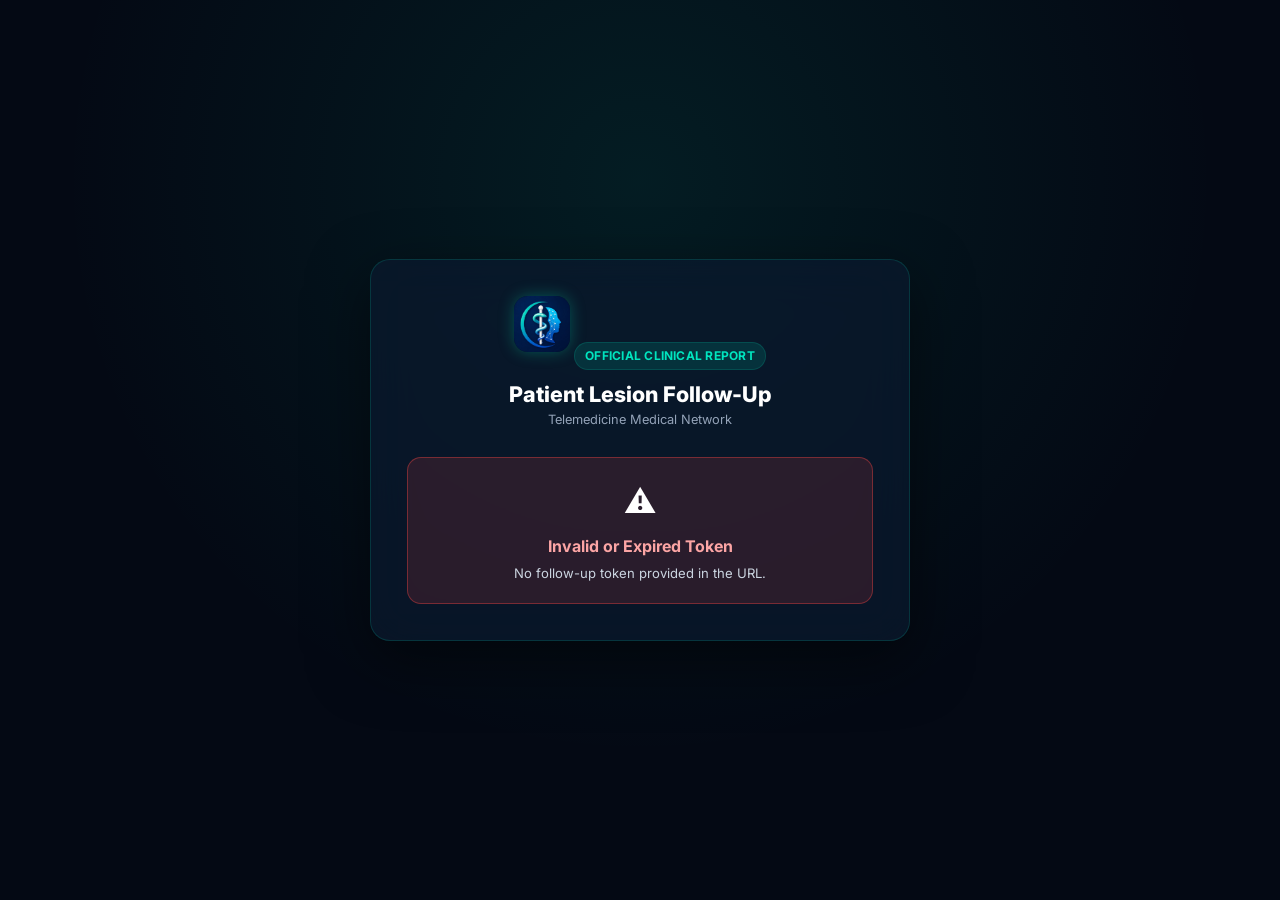
<file: dashboard/follow-up.html>
<!DOCTYPE html>
<html lang="en" dir="ltr">
<head>
  <meta charset="UTF-8" />
  <meta name="viewport" content="width=device-width, initial-scale=1.0" />
  <title>MedAssist AI — Patient Medical Follow-Up</title>
  <link rel="stylesheet" href="/dashboard/assets/css/dashboard.css" />
  <link rel="icon" type="image/jpeg" href="/dashboard/assets/images/app-icon.jpg" />
  <style>
    .followup-page {
      min-height: 100vh;
      display: flex;
      align-items: center;
      justify-content: center;
      padding: 1.5rem;
      background: radial-gradient(circle at 50% 20%, rgba(0, 201, 167, 0.1) 0%, transparent 60%),
                  var(--navy-950);
    }
    .followup-card {
      width: 100%;
      max-width: 540px;
      padding: 2.25rem;
      background: var(--bg-card);
      border: 1px solid var(--border-glass);
      border-radius: var(--radius-lg);
      backdrop-filter: blur(25px);
      box-shadow: 0 20px 60px rgba(0, 0, 0, 0.5);
    }
  </style>
</head>
<body class="followup-page">

  <div class="followup-card">
    <div style="text-align: center; margin-bottom: 1.75rem;">
      <img src="/dashboard/assets/images/app-icon.jpg" alt="Logo" style="width: 56px; height: 56px; border-radius: var(--radius-md); box-shadow: 0 0 15px var(--accent-glow); margin-bottom: 0.5rem;" />
      <span class="badge badge-active" style="display: inline-block; margin-bottom: 0.5rem;">Official Clinical Report</span>
      <h2 style="font-size: 1.35rem; font-weight: 800;">Patient Lesion Follow-Up</h2>
      <p style="font-size: 0.8rem; color: var(--text-muted);" id="institution-label">Telemedicine Medical Network</p>
    </div>

    <div id="loading-box" style="text-align: center; padding: 2rem 0; color: var(--text-muted);">
      <span>Verifying cryptographically signed QR token...</span>
    </div>

    <div id="error-box" style="display: none; background: rgba(239, 68, 68, 0.15); border: 1px solid rgba(239, 68, 68, 0.4); border-radius: var(--radius-md); padding: 1.25rem; text-align: center;">
      <span style="font-size: 2rem; display: block; margin-bottom: 0.5rem;">⚠️</span>
      <h3 style="font-size: 1rem; color: #fca5a5; font-weight: 700;">Invalid or Expired Token</h3>
      <p style="font-size: 0.82rem; color: var(--text-secondary); margin-top: 0.35rem;" id="error-message">
        This QR verification link is no longer valid or has expired. Please contact your attending clinic.
      </p>
    </div>

    <div id="content-box" style="display: none;">
      <div style="background: rgba(7, 19, 36, 0.6); border: 1px solid var(--border-glass-light); border-radius: var(--radius-md); padding: 1.25rem; margin-bottom: 1.25rem;">
        <div style="display: flex; justify-content: space-between; align-items: baseline; margin-bottom: 0.5rem;">
          <span style="font-size: 0.75rem; color: var(--text-muted); text-transform: uppercase; font-weight: 700;">Primary Assessment</span>
          <span class="badge badge-low" id="patient-risk-badge">LOW RISK</span>
        </div>
        <div style="display: flex; justify-content: space-between; align-items: baseline;">
          <h3 style="font-size: 1.5rem; font-weight: 800; color: #fff;" id="patient-diag-class">NEV</h3>
          <span style="font-size: 1rem; font-weight: 700; color: var(--teal-400);" id="patient-confidence">94.0%</span>
        </div>
        <span style="display: block; font-size: 0.75rem; color: var(--text-muted); margin-top: 0.5rem;" id="scan-date">Date of scan: ...</span>
        <span style="display: none; font-size: 0.8rem; color: var(--teal-400); font-weight: 600; margin-top: 0.35rem;" id="next-followup-date"></span>
      </div>

      <div style="margin-bottom: 1.5rem;">
        <span style="font-size: 0.82rem; font-weight: 700; color: #fff; display: block; margin-bottom: 0.5rem;">
          Clinical Recommendations & Next Steps:
        </span>
        <ul id="recommendations-list" style="padding-left: 1.25rem; font-size: 0.85rem; color: var(--text-secondary); line-height: 1.6;">
        </ul>
      </div>

      <div style="border-top: 1px solid var(--border-glass-light); padding-top: 1rem; text-align: center;">
        <p style="font-size: 0.75rem; color: var(--text-muted); line-height: 1.5;">
          ℹ️ <b>Medical Notice:</b> This automated computer-aided analysis was conducted under clinician oversight. It does not replace a full physical examination or biopsy. If you notice rapid changes in border, color, or diameter, consult your dermatologist immediately.
        </p>
      </div>
    </div>
  </div>

  <script src="/dashboard/assets/js/api.js"></script>
  <script>
    async function loadFollowUp() {
      const urlParams = new URLSearchParams(window.location.search);
      let token = urlParams.get('token');

      // Also support /follow-up/{token}
      if (!token) {
        const parts = window.location.pathname.split('/');
        token = parts[parts.length - 1];
      }

      if (!token || token === 'follow-up.html') {
        document.getElementById('loading-box').style.display = 'none';
        document.getElementById('error-box').style.display = 'block';
        document.getElementById('error-message').innerText = 'No follow-up token provided in the URL.';
        return;
      }

      try {
        const data = await window.api.getFollowUp(token);

        document.getElementById('loading-box').style.display = 'none';
        document.getElementById('content-box').style.display = 'block';

        if (data.doctor_institution) {
          document.getElementById('institution-label').innerText = data.doctor_institution;
        }

        document.getElementById('patient-diag-class').innerText = data.predicted_class;
        document.getElementById('patient-confidence').innerText = `${(data.confidence * 100).toFixed(1)}%`;
        document.getElementById('scan-date').innerText = `Examination Date: ${new Date(data.created_at).toLocaleString()}`;
        if (data.next_followup_date) {
          const nfEl = document.getElementById('next-followup-date');
          if (nfEl) {
            nfEl.style.display = 'block';
            nfEl.innerText = `Scheduled Follow-Up Date: ${data.next_followup_date}`;
          }
        }

        const badge = document.getElementById('patient-risk-badge');
        badge.className = `badge badge-${data.risk_level.toLowerCase()}`;
        badge.innerText = `${data.risk_level} RISK`;

        const recsList = document.getElementById('recommendations-list');
        const recs = Array.isArray(data.recommendations) ? data.recommendations : [data.recommendations || 'Monitor changes via ABCDE guidelines.'];
        recsList.innerHTML = recs.map(r => `<li>${r}</li>`).join('');
      } catch (err) {
        document.getElementById('loading-box').style.display = 'none';
        document.getElementById('error-box').style.display = 'block';
        document.getElementById('error-message').innerText = err.message || 'Could not verify QR code token.';
      }
    }

    loadFollowUp();
  </script>
</body>
</html>
</file>
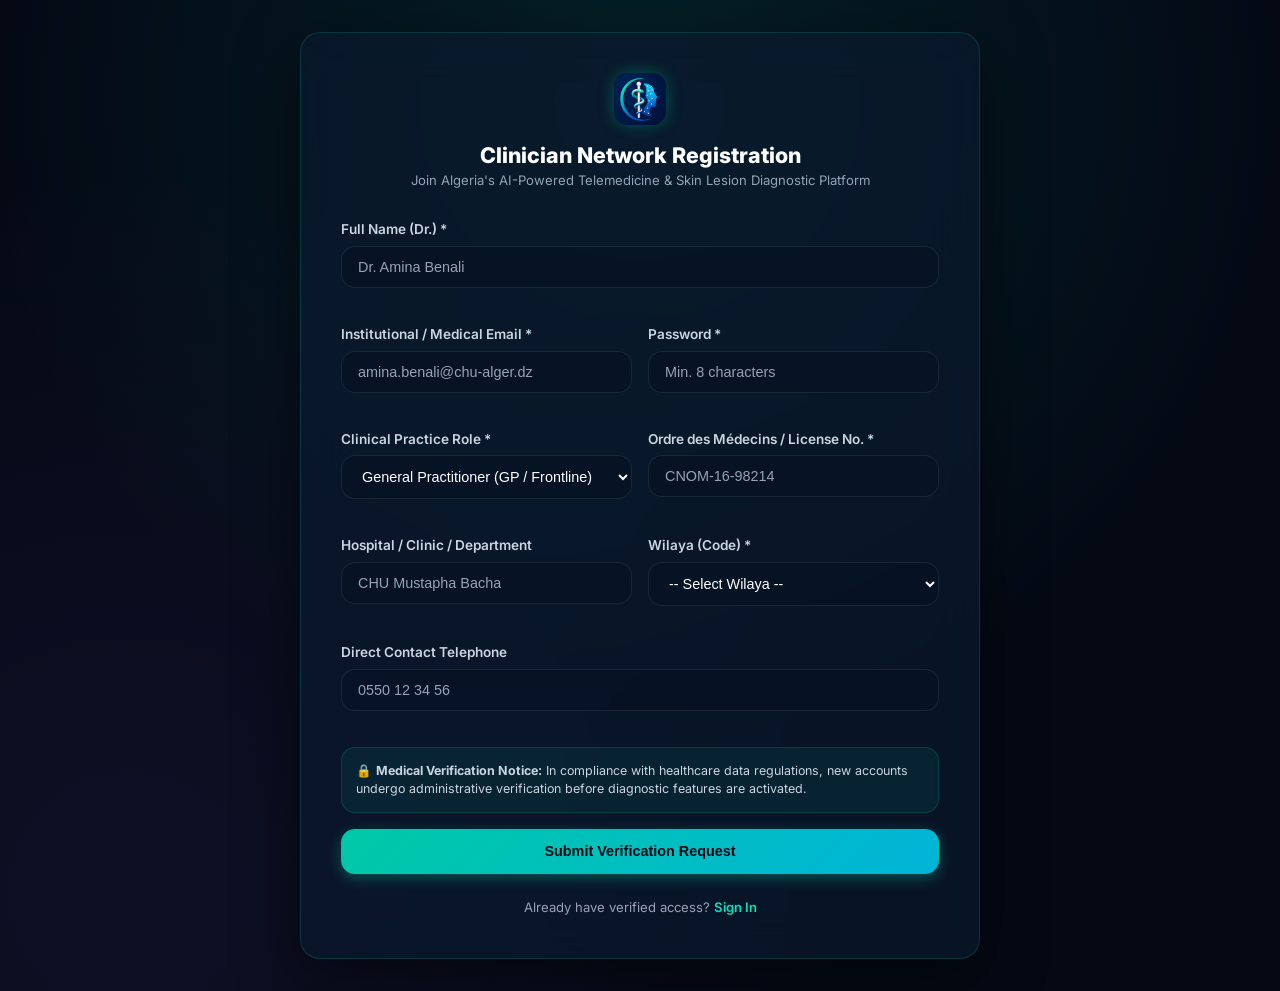
<file: dashboard/join.html>
<!DOCTYPE html>
<html lang="en" dir="ltr">
<head>
  <meta charset="UTF-8" />
  <meta name="viewport" content="width=device-width, initial-scale=1.0" />
  <title>MedAssist AI — Clinician Onboarding</title>
  <link rel="stylesheet" href="/dashboard/assets/css/dashboard.css" />
  <link rel="icon" type="image/jpeg" href="/dashboard/assets/images/app-icon.jpg" />
  <style>
    .join-page {
      min-height: 100vh;
      display: flex;
      align-items: center;
      justify-content: center;
      padding: 2rem 1.5rem;
      background: radial-gradient(circle at 50% 10%, rgba(0, 201, 167, 0.12) 0%, transparent 60%),
                  radial-gradient(circle at 10% 90%, rgba(139, 92, 246, 0.08) 0%, transparent 50%),
                  var(--navy-950);
    }
    .join-card {
      width: 100%;
      max-width: 680px;
      padding: 2.5rem;
      background: var(--bg-card);
      border: 1px solid var(--border-glass);
      border-radius: var(--radius-lg);
      backdrop-filter: blur(25px);
      box-shadow: 0 20px 60px rgba(0, 0, 0, 0.5);
    }
    .stepper {
      display: flex;
      justify-content: space-between;
      margin-bottom: 2rem;
      position: relative;
    }
    .stepper::before {
      content: '';
      position: absolute;
      top: 18px;
      left: 10%;
      right: 10%;
      height: 2px;
      background: var(--border-glass-light);
      z-index: 1;
    }
    .step-item {
      position: relative;
      z-index: 2;
      display: flex;
      flex-direction: column;
      align-items: center;
      gap: 0.4rem;
    }
    .step-num {
      width: 36px;
      height: 36px;
      border-radius: var(--radius-full);
      background: var(--navy-800);
      border: 1px solid var(--border-glass-light);
      color: var(--text-muted);
      display: flex;
      align-items: center;
      justify-content: center;
      font-weight: 700;
      font-size: 0.9rem;
      transition: var(--transition);
    }
    .step-item.active .step-num {
      background: var(--teal-500);
      color: #040914;
      border-color: var(--teal-400);
      box-shadow: 0 0 15px var(--accent-glow);
    }
    .step-title {
      font-size: 0.75rem;
      font-weight: 600;
      color: var(--text-muted);
    }
    .step-item.active .step-title {
      color: var(--teal-300);
    }
    .form-grid {
      display: grid;
      grid-template-columns: 1fr 1fr;
      gap: 1rem;
    }
    @media (max-width: 600px) {
      .form-grid { grid-template-columns: 1fr; }
    }
  </style>
</head>
<body class="join-page">

  <div class="join-card">
    <div style="text-align: center; margin-bottom: 1.75rem;">
      <img src="/dashboard/assets/images/app-icon.jpg" alt="Logo" style="width: 52px; height: 52px; border-radius: var(--radius-md); box-shadow: 0 0 15px var(--accent-glow); margin-bottom: 0.5rem;" />
      <h2 style="font-size: 1.35rem; font-weight: 800;">Clinician Network Registration</h2>
      <p style="font-size: 0.82rem; color: var(--text-muted);">
        Join Algeria's AI-Powered Telemedicine & Skin Lesion Diagnostic Platform
      </p>
    </div>

    <form id="join-form">
      <div class="form-grid">
        <div class="form-group" style="grid-column: span 2;">
          <label class="form-label" for="full_name">Full Name (Dr.) *</label>
          <input type="text" id="full_name" class="form-control" placeholder="Dr. Amina Benali" required />
        </div>

        <div class="form-group">
          <label class="form-label" for="email">Institutional / Medical Email *</label>
          <input type="email" id="email" class="form-control" placeholder="amina.benali@chu-alger.dz" required />
        </div>

        <div class="form-group">
          <label class="form-label" for="password">Password *</label>
          <input type="password" id="password" class="form-control" placeholder="Min. 8 characters" required minlength="8" />
        </div>

        <div class="form-group">
          <label class="form-label" for="doctor_type">Clinical Practice Role *</label>
          <select id="doctor_type" class="form-control" required>
            <option value="general_practitioner">General Practitioner (GP / Frontline)</option>
            <option value="specialist_dermatologist">Specialist Dermatologist</option>
          </select>
        </div>

        <div class="form-group">
          <label class="form-label" for="license_number">Ordre des Médecins / License No. *</label>
          <input type="text" id="license_number" class="form-control" placeholder="CNOM-16-98214" required />
        </div>

        <div class="form-group">
          <label class="form-label" for="institution_name">Hospital / Clinic / Department</label>
          <input type="text" id="institution_name" class="form-control" placeholder="CHU Mustapha Bacha" />
        </div>

        <div class="form-group">
          <label class="form-label" for="wilaya">Wilaya (Code) *</label>
          <select id="wilaya" class="form-control" required>
            <option value="">-- Select Wilaya --</option>
          </select>
        </div>

        <div class="form-group" style="grid-column: span 2;">
          <label class="form-label" for="phone">Direct Contact Telephone</label>
          <input type="tel" id="phone" class="form-control" placeholder="0550 12 34 56" />
        </div>
      </div>

      <div style="background: rgba(0, 201, 167, 0.08); border: 1px solid var(--border-glass); border-radius: var(--radius-md); padding: 0.9rem; margin: 1rem 0;">
        <span style="font-size: 0.78rem; color: var(--text-secondary); display: block; line-height: 1.4;">
          🔒 <b>Medical Verification Notice:</b> In compliance with healthcare data regulations, new accounts undergo administrative verification before diagnostic features are activated.
        </span>
      </div>

      <button type="submit" id="submit-btn" class="btn btn-primary" style="width: 100%; padding: 0.85rem;">
        Submit Verification Request
      </button>

      <div style="text-align: center; margin-top: 1.25rem;">
        <a href="/dashboard/login.html" style="font-size: 0.82rem; color: var(--text-muted); text-decoration: none;">
          Already have verified access? <span style="color: var(--teal-400); font-weight: 600;">Sign In</span>
        </a>
      </div>
    </form>
  </div>

  <div id="toast-container"></div>

  <script src="/dashboard/assets/js/wilayas.js"></script>
  <script src="/dashboard/assets/js/api.js"></script>
  <script>
    // Populate all 58 wilayas dynamically
    populateWilayaSelect('wilaya');

    document.getElementById('join-form').addEventListener('submit', async (e) => {
      e.preventDefault();
      const btn = document.getElementById('submit-btn');

      const payload = {
        email: document.getElementById('email').value.trim(),
        password: document.getElementById('password').value,
        full_name: document.getElementById('full_name').value.trim(),
        doctor_type: document.getElementById('doctor_type').value,
        license_number: document.getElementById('license_number').value.trim(),
        institution_name: document.getElementById('institution_name').value.trim() || null,
        wilaya: document.getElementById('wilaya').value,
        phone: document.getElementById('phone').value.trim() || null,
      };

      btn.disabled = true;
      btn.innerHTML = 'Submitting Request...';

      try {
        await window.api.registerDoctor(payload);
        window.showToast('Registration submitted! Pending admin verification.', 'success');
        setTimeout(() => {
          window.location.href = '/dashboard/login.html';
        }, 1500);
      } catch (err) {
        window.showToast(err.message || 'Registration failed', 'error');
        btn.disabled = false;
        btn.innerHTML = 'Submit Verification Request';
      }
    });
  </script>
</body>
</html>
</file>
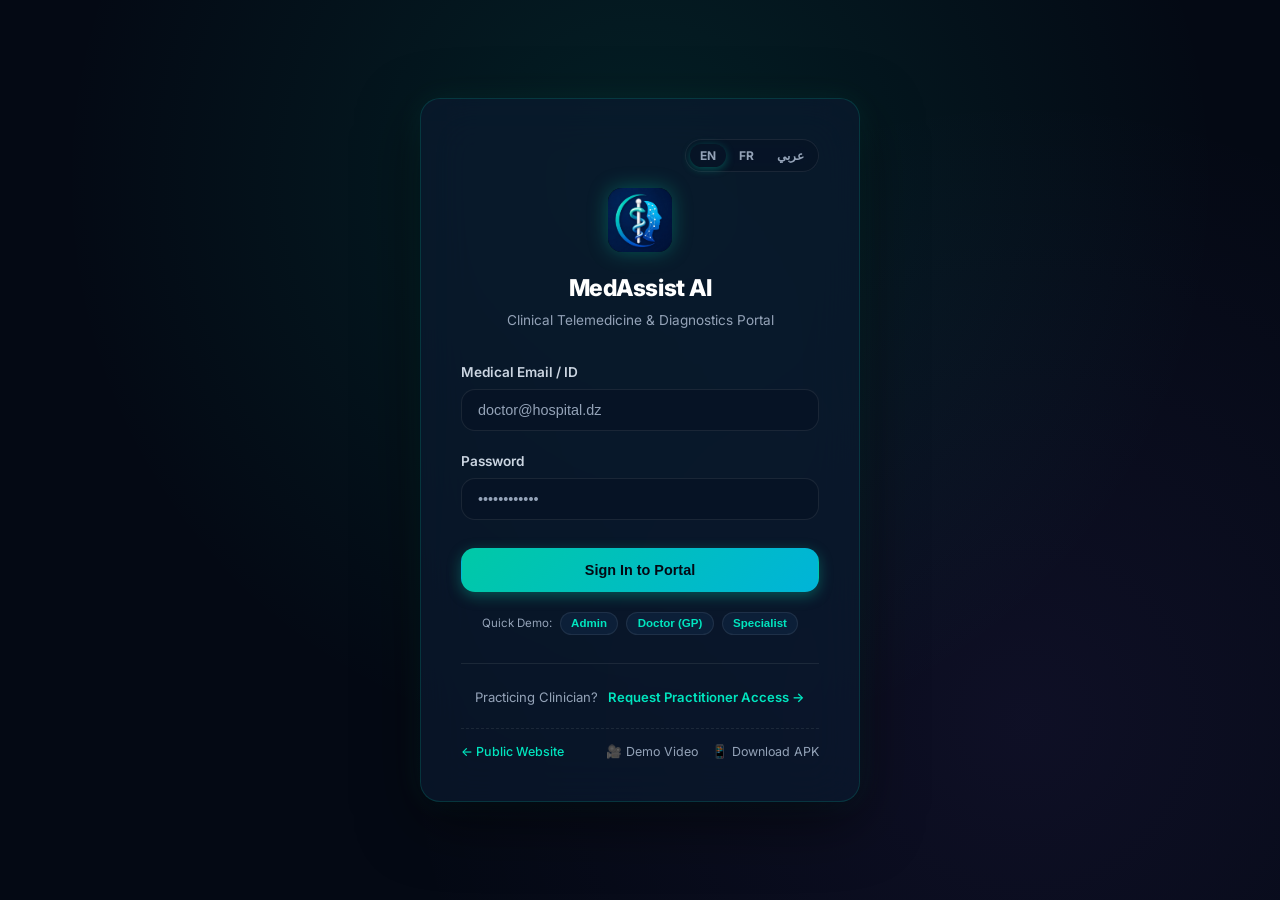
<file: dashboard/login.html>
<!DOCTYPE html>
<html lang="en" dir="ltr">
<head>
  <meta charset="UTF-8" />
  <meta name="viewport" content="width=device-width, initial-scale=1.0" />
  <title>MedAssist AI — Secure Portal Login</title>
  <link rel="stylesheet" href="/dashboard/assets/css/dashboard.css" />
  <link rel="icon" type="image/jpeg" href="/dashboard/assets/images/app-icon.jpg" />
  <style>
    .auth-page {
      min-height: 100vh;
      display: flex;
      align-items: center;
      justify-content: center;
      padding: 1.5rem;
      background: radial-gradient(circle at 50% 20%, rgba(0, 201, 167, 0.12) 0%, transparent 60%),
                  radial-gradient(circle at 80% 80%, rgba(139, 92, 246, 0.08) 0%, transparent 50%),
                  var(--navy-950);
      position: relative;
    }
    .auth-card {
      width: 100%;
      max-width: 440px;
      padding: 2.5rem;
      background: var(--bg-card);
      border: 1px solid var(--border-glass);
      border-radius: var(--radius-lg);
      backdrop-filter: blur(25px);
      box-shadow: 0 20px 60px rgba(0, 0, 0, 0.5), 0 0 30px rgba(0, 201, 167, 0.1);
      position: relative;
      z-index: 10;
    }
    .auth-brand {
      text-align: center;
      margin-bottom: 2rem;
    }
    .auth-logo {
      width: 64px;
      height: 64px;
      border-radius: var(--radius-md);
      box-shadow: 0 0 20px var(--accent-glow);
      margin-bottom: 0.85rem;
    }
    .quick-chips {
      display: flex;
      gap: 0.5rem;
      margin-top: 1.25rem;
      justify-content: center;
    }
    .chip {
      font-size: 0.72rem;
      font-weight: 600;
      padding: 0.3rem 0.65rem;
      border-radius: var(--radius-full);
      background: rgba(15, 36, 64, 0.7);
      border: 1px solid var(--border-glass-light);
      color: var(--teal-400);
      cursor: pointer;
      transition: var(--transition);
    }
    .chip:hover {
      background: rgba(0, 201, 167, 0.2);
      border-color: var(--teal-500);
      color: #fff;
    }
  </style>
</head>
<body class="auth-page">

  <div class="auth-card">
    <!-- Trilingual Language Toggle -->
    <div style="display: flex; justify-content: flex-end; margin-bottom: 1rem;">
      <div class="lang-toggle" style="background: rgba(7, 19, 36, 0.7); padding: 0.25rem; border-radius: var(--radius-full); border: 1px solid var(--border-glass-light); display: inline-flex; gap: 0.25rem;">
        <button type="button" class="lang-btn active" id="dash-lang-en" style="border: none; background: transparent; color: var(--text-muted); font-size: 0.75rem; font-weight: 700; padding: 0.25rem 0.6rem; border-radius: var(--radius-full); cursor: pointer;">EN</button>
        <button type="button" class="lang-btn" id="dash-lang-fr" style="border: none; background: transparent; color: var(--text-muted); font-size: 0.75rem; font-weight: 700; padding: 0.25rem 0.6rem; border-radius: var(--radius-full); cursor: pointer;">FR</button>
        <button type="button" class="lang-btn" id="dash-lang-ar" style="border: none; background: transparent; color: var(--text-muted); font-size: 0.75rem; font-weight: 700; padding: 0.25rem 0.6rem; border-radius: var(--radius-full); cursor: pointer;">عربي</button>
      </div>
    </div>

    <div class="auth-brand">
      <img src="/dashboard/assets/images/app-icon.jpg" alt="MedAssist AI" class="auth-logo" />
      <h2 style="font-size: 1.45rem; font-weight: 800; letter-spacing: -0.02em;">MedAssist AI</h2>
      <p style="font-size: 0.85rem; color: var(--text-muted); margin-top: 0.25rem;" data-i18n="login_title">
        Clinical Telemedicine & Diagnostics Portal
      </p>
    </div>

    <form id="login-form">
      <div class="form-group">
        <label class="form-label" for="email" data-i18n="lbl_email">Medical Email / ID</label>
        <input type="email" id="email" class="form-control" placeholder="doctor@hospital.dz" required />
      </div>

      <div class="form-group">
        <label class="form-label" for="password" data-i18n="lbl_password">Password</label>
        <input type="password" id="password" class="form-control" placeholder="••••••••••••" required />
      </div>

      <button type="submit" id="submit-btn" class="btn btn-primary" style="width: 100%; margin-top: 0.5rem; padding: 0.8rem;">
        <span data-i18n="btn_signin">Sign In to Portal</span>
      </button>

      <div class="quick-chips">
        <span style="font-size: 0.72rem; color: var(--text-muted); align-self: center;" data-i18n="quick_demo">Quick Demo:</span>
        <button type="button" class="chip" onclick="fillCreds('admin@medassist.dz', 'Admin@MedAssist2026!')">Admin</button>
        <button type="button" class="chip" onclick="fillCreds('doctor.amara@medassist.dz', 'DoctorPass123!')">Doctor (GP)</button>
        <button type="button" class="chip" onclick="fillCreds('dr.benali@chu-oran.dz', 'DoctorPass123!')">Specialist</button>
      </div>

      <div style="margin-top: 1.75rem; text-align: center; border-top: 1px solid var(--border-glass-light); padding-top: 1.25rem;">
        <span style="font-size: 0.82rem; color: var(--text-muted);" data-i18n="lbl_practitioner_question">Practicing Clinician?</span>
        <a href="/dashboard/join.html" style="font-size: 0.82rem; color: var(--teal-400); font-weight: 600; text-decoration: none; margin-left: 0.35rem;">
          <span data-i18n="link_request_access">Request Practitioner Access &rarr;</span>
        </a>
      </div>

      <div style="margin-top: 1.25rem; display: flex; justify-content: space-between; align-items: center; font-size: 0.78rem; border-top: 1px dashed var(--border-glass-light); padding-top: 0.85rem;">
        <a href="/dashboard/landing.html" style="color: var(--teal-400); text-decoration: none; font-weight: 500;"><span data-i18n="link_public_website">&larr; Public Website</span></a>
        <div style="display: flex; gap: 0.85rem;">
          <a href="#" onclick="openVideoModal(event)" style="color: var(--text-muted); text-decoration: none; cursor: pointer;">🎥 Demo Video</a>
          <a href="/dashboard/assets/downloads/MedAssist-AI.apk" download style="color: var(--text-muted); text-decoration: none;">📱 Download APK</a>
        </div>
      </div>
    </form>
  </div>

    <!-- Video Modal -->
  <div id="video-modal" style="display: none; position: fixed; inset: 0; background: rgba(2, 6, 17, 0.88); z-index: 9999; align-items: center; justify-content: center; backdrop-filter: blur(8px);">
    <div style="position: relative; max-width: 680px; width: 92%; background: var(--navy-900); border: 1px solid var(--border-glass); border-radius: var(--radius-lg); padding: 1.25rem; box-shadow: 0 25px 60px rgba(0,0,0,0.8);">
      <div style="display: flex; justify-content: space-between; align-items: center; margin-bottom: 0.85rem;">
        <span style="font-size: 0.95rem; font-weight: 700; color: #fff;">MedAssist AI — Official Video Demo</span>
        <button type="button" onclick="closeVideoModal()" style="background: none; border: none; color: #fff; font-size: 1.35rem; cursor: pointer; line-height: 1;">&times;</button>
      </div>
      <video id="modal-video-player" controls style="width: 100%; border-radius: var(--radius-md); max-height: 420px;" poster="/dashboard/assets/images/brand-identity.jpg">
        <source src="/dashboard/assets/videos/demo-video.mp4" type="video/mp4" />
        Your browser does not support the video tag.
      </video>
    </div>
  </div>

  <div id="toast-container"></div>

  <script src="/dashboard/assets/js/api.js?v=2.2"></script>
  <script src="/dashboard/assets/js/i18n.js?v=2.3"></script>
  <script>
    // Verify existing session asynchronously
    (async function checkExistingAuth() {
      const user = window.api.getCurrentUser();
      if (user && window.api.token) {
        try {
          const me = await window.api.getMe();
          if (me) {
            window.location.href = me.role === 'admin' ? '/dashboard/admin.html' : '/dashboard/doctor.html';
          }
        } catch (_) {
          // Stale or expired session: clean up so the login form is immediately accessible
          window.api.setTokens(null, null);
          window.api.setCurrentUser(null);
        }
      }
    })();

        function openVideoModal(e) {
      if (e) e.preventDefault();
      const modal = document.getElementById('video-modal');
      modal.style.display = 'flex';
      const video = document.getElementById('modal-video-player');
      if (video) video.play();
    }

    function closeVideoModal() {
      const modal = document.getElementById('video-modal');
      modal.style.display = 'none';
      const video = document.getElementById('modal-video-player');
      if (video) {
        video.pause();
        video.currentTime = 0;
      }
    }

    function fillCreds(e, p) {
      document.getElementById('email').value = e;
      document.getElementById('password').value = p;
      // Auto-submit on click for instantaneous single-click login
      const form = document.getElementById('login-form');
      if (form) form.requestSubmit();
    }

    document.getElementById('login-form').addEventListener('submit', async (e) => {
      e.preventDefault();
      const btn = document.getElementById('submit-btn');
      const email = document.getElementById('email').value.trim();
      const password = document.getElementById('password').value;

      btn.disabled = true;
      btn.innerHTML = '<span style="opacity: 0.7;">Verifying Credentials...</span>';

      try {
        const res = await window.api.login(email, password);
        window.showToast('Login successful! Redirecting...', 'success');
        setTimeout(() => {
          if (res.user.role === 'admin') {
            window.location.href = '/dashboard/admin.html';
          } else {
            window.location.href = '/dashboard/doctor.html';
          }
        }, 600);
      } catch (err) {
        window.showToast(err.message || 'Authentication failed', 'error');
        btn.disabled = false;
        btn.innerHTML = '<span data-i18n="btn_signin">Sign In to Portal</span>';
      }
    });
  </script>
</body>
</html>
</file>
<file: dashboard/assets/css/dashboard.css>
/* ==========================================================================
   MedAssist AI — Telemedicine Clinical Dashboard Stylesheet
   Theme: Deep Navy (#040914) + Medical Neon Teal (#00C9A7) + Glassmorphism
   Designed for Production Clinical Decision Support & Administration
   ========================================================================== */

@import url('https://fonts.googleapis.com/css2?family=Cairo:wght@400;500;600;700;800&family=Inter:wght@300;400;500;600;700;800&display=swap');

:root {
  /* Brand Core Palette */
  --navy-950: #040914;
  --navy-900: #071324;
  --navy-850: #0b1a2e;
  --navy-800: #0f2440;
  --navy-700: #163357;
  --navy-600: #1e4573;

  /* Accents */
  --teal-500: #00C9A7;
  --teal-400: #00E5BF;
  --teal-300: #33FFDA;
  --teal-600: #00A68A;

  --cyan-500: #00B4D8;
  --cyan-400: #48CAE4;
  --purple-500: #8B5CF6;
  --purple-400: #A78BFA;

  /* Clinical Risk Badges */
  --risk-low: #10B981;
  --risk-moderate: #F59E0B;
  --risk-high: #EF4444;
  --risk-critical: #991B1B;
  --risk-inconclusive: #64748B;

  /* Glassmorphism & Borders */
  --bg-primary: var(--navy-950);
  --bg-secondary: var(--navy-900);
  --bg-card: rgba(11, 26, 46, 0.72);
  --bg-card-hover: rgba(15, 36, 64, 0.85);
  --bg-glass: rgba(15, 36, 64, 0.45);
  --bg-glass-heavy: rgba(7, 19, 36, 0.92);
  --border-glass: rgba(0, 201, 167, 0.18);
  --border-glass-light: rgba(255, 255, 255, 0.08);

  /* Typography */
  --text-primary: #FFFFFF;
  --text-secondary: #CBD5E1;
  --text-muted: #94A3B8;

  /* Glows & Gradients */
  --accent-glow: rgba(0, 201, 167, 0.35);
  --accent-glow-strong: rgba(0, 201, 167, 0.6);
  --gradient-accent: linear-gradient(135deg, var(--teal-500) 0%, var(--cyan-400) 100%);
  --gradient-btn: linear-gradient(135deg, #00C9A7 0%, #00B4D8 100%);
  --gradient-btn-hover: linear-gradient(135deg, #00E5BF 0%, #48CAE4 100%);
  --gradient-card: linear-gradient(135deg, rgba(15, 36, 64, 0.6) 0%, rgba(7, 19, 36, 0.8) 100%);

  /* Dimensions */
  --sidebar-width: 260px;
  --header-height: 70px;
  --radius-sm: 8px;
  --radius-md: 14px;
  --radius-lg: 20px;
  --radius-full: 9999px;
  --transition: all 0.25s cubic-bezier(0.4, 0, 0.2, 1);
}

/* ── Reset & Global ───────────────────────────────────────────────────────── */
* {
  margin: 0;
  padding: 0;
  box-sizing: border-box;
}

body {
  font-family: 'Inter', -apple-system, BlinkMacSystemFont, 'Segoe UI', Roboto, sans-serif;
  background-color: var(--navy-950);
  color: var(--text-primary);
  min-height: 100vh;
  overflow-x: hidden;
  line-height: 1.5;
}

[dir="rtl"] body, body.rtl {
  font-family: 'Cairo', -apple-system, BlinkMacSystemFont, sans-serif;
}

/* Custom Scrollbar */
::-webkit-scrollbar {
  width: 8px;
  height: 8px;
}
::-webkit-scrollbar-track {
  background: var(--navy-950);
}
::-webkit-scrollbar-thumb {
  background: var(--navy-700);
  border-radius: 4px;
}
::-webkit-scrollbar-thumb:hover {
  background: var(--teal-600);
}

/* ── Layout ───────────────────────────────────────────────────────────────── */
.app-container {
  display: flex;
  min-height: 100vh;
  position: relative;
}

/* Sidebar */
.sidebar {
  width: var(--sidebar-width);
  background: var(--navy-900);
  border-right: 1px solid var(--border-glass-light);
  display: flex;
  flex-direction: column;
  position: fixed;
  top: 0;
  bottom: 0;
  left: 0;
  z-index: 100;
  transition: var(--transition);
  backdrop-filter: blur(20px);
}

[dir="rtl"] .sidebar {
  left: auto;
  right: 0;
  border-right: none;
  border-left: 1px solid var(--border-glass-light);
}

.sidebar-header {
  height: var(--header-height);
  padding: 0 1.5rem;
  display: flex;
  align-items: center;
  gap: 0.75rem;
  border-bottom: 1px solid var(--border-glass-light);
}

.sidebar-brand-icon {
  width: 36px;
  height: 36px;
  border-radius: var(--radius-sm);
  object-fit: cover;
  box-shadow: 0 0 12px var(--accent-glow);
}

.sidebar-brand-text {
  font-size: 1.15rem;
  font-weight: 700;
  letter-spacing: -0.02em;
  background: var(--gradient-accent);
  -webkit-background-clip: text;
  -webkit-text-fill-color: transparent;
}

.sidebar-badge {
  font-size: 0.65rem;
  font-weight: 700;
  padding: 2px 6px;
  border-radius: 4px;
  background: rgba(0, 201, 167, 0.15);
  color: var(--teal-400);
  border: 1px solid var(--border-glass);
  text-transform: uppercase;
}

.sidebar-menu {
  flex: 1;
  padding: 1.25rem 0.75rem;
  overflow-y: auto;
  display: flex;
  flex-direction: column;
  gap: 0.35rem;
}

.sidebar-item {
  display: flex;
  align-items: center;
  gap: 0.75rem;
  padding: 0.75rem 1rem;
  border-radius: var(--radius-md);
  color: var(--text-secondary);
  text-decoration: none;
  font-weight: 500;
  font-size: 0.92rem;
  transition: var(--transition);
  cursor: pointer;
  border: 1px solid transparent;
}

.sidebar-item:hover {
  color: #fff;
  background: rgba(15, 36, 64, 0.6);
  border-color: rgba(0, 201, 167, 0.15);
  transform: translateX(3px);
}

[dir="rtl"] .sidebar-item:hover {
  transform: translateX(-3px);
}

.sidebar-item.active {
  background: linear-gradient(135deg, rgba(0, 201, 167, 0.2) 0%, rgba(0, 180, 216, 0.1) 100%);
  color: var(--teal-300);
  border-color: var(--border-glass);
  box-shadow: 0 0 15px rgba(0, 201, 167, 0.1);
  font-weight: 600;
}

.sidebar-item-icon {
  width: 20px;
  height: 20px;
  display: flex;
  align-items: center;
  justify-content: center;
}

.sidebar-footer {
  padding: 1rem;
  border-top: 1px solid var(--border-glass-light);
  display: flex;
  align-items: center;
  justify-content: space-between;
}

.user-badge {
  display: flex;
  align-items: center;
  gap: 0.65rem;
  overflow: hidden;
}

.user-avatar {
  width: 36px;
  height: 36px;
  border-radius: var(--radius-full);
  background: var(--navy-800);
  border: 1px solid var(--border-glass);
  display: flex;
  align-items: center;
  justify-content: center;
  font-weight: 700;
  color: var(--teal-400);
  font-size: 0.9rem;
  flex-shrink: 0;
}

.user-info {
  display: flex;
  flex-direction: column;
  overflow: hidden;
}

.user-name {
  font-size: 0.85rem;
  font-weight: 600;
  white-space: nowrap;
  text-overflow: ellipsis;
  overflow: hidden;
}

.user-role {
  font-size: 0.72rem;
  color: var(--text-muted);
}

/* Main Content Area */
.main-wrapper {
  flex: 1;
  margin-left: var(--sidebar-width);
  min-height: 100vh;
  display: flex;
  flex-direction: column;
  background: radial-gradient(circle at 80% 10%, rgba(0, 201, 167, 0.05) 0%, transparent 40%),
              radial-gradient(circle at 10% 80%, rgba(139, 92, 246, 0.04) 0%, transparent 40%),
              var(--navy-950);
}

[dir="rtl"] .main-wrapper {
  margin-left: 0;
  margin-right: var(--sidebar-width);
}

/* Header */
.top-header {
  height: var(--header-height);
  padding: 0 2rem;
  display: flex;
  align-items: center;
  justify-content: space-between;
  border-bottom: 1px solid var(--border-glass-light);
  background: rgba(4, 9, 20, 0.7);
  backdrop-filter: blur(20px);
  position: sticky;
  top: 0;
  z-index: 90;
  gap: 1rem;
}

.header-title-box {
  min-width: 0;
  flex: 1;
}

.header-title-box h1 {
  font-size: 1.25rem;
  font-weight: 700;
  color: #fff;
  white-space: nowrap;
  overflow: hidden;
  text-overflow: ellipsis;
}

.header-title-box p {
  font-size: 0.75rem;
  color: var(--text-muted);
  white-space: nowrap;
  overflow: hidden;
  text-overflow: ellipsis;
}

.header-actions {
  display: flex;
  align-items: center;
  gap: 1rem;
}

/* Content Container */
.page-content {
  flex: 1;
  padding: 2rem;
  max-width: 1400px;
  width: 100%;
  margin: 0 auto;
}

/* Tab Sections */
.tab-pane {
  display: none;
  animation: fadeIn 0.3s ease-in-out;
}

.tab-pane.active {
  display: block;
}

@keyframes fadeIn {
  from { opacity: 0; transform: translateY(6px); }
  to { opacity: 1; transform: translateY(0); }
}

/* ── Cards & Glass Panels ─────────────────────────────────────────────────── */
.glass-card {
  background: var(--bg-card);
  border: 1px solid var(--border-glass-light);
  border-radius: var(--radius-md);
  padding: 1.5rem;
  backdrop-filter: blur(20px);
  box-shadow: 0 8px 32px rgba(0, 0, 0, 0.25);
  transition: var(--transition);
  position: relative;
  overflow: hidden;
}

.glass-card:hover {
  border-color: var(--border-glass);
}

.glass-card-interactive:hover {
  transform: translateY(-3px);
  box-shadow: 0 12px 36px rgba(0, 201, 167, 0.12);
  border-color: var(--border-glass);
}

.glass-card-header {
  display: flex;
  align-items: center;
  justify-content: space-between;
  margin-bottom: 1.25rem;
}

.glass-card-title {
  font-size: 1.05rem;
  font-weight: 600;
  color: #fff;
  display: flex;
  align-items: center;
  gap: 0.5rem;
}

/* Metrics Grid */
.metrics-grid {
  display: grid;
  grid-template-columns: repeat(auto-fit, minmax(230px, 1fr));
  gap: 1.25rem;
  margin-bottom: 2rem;
}

.metric-card {
  display: flex;
  align-items: center;
  gap: 1.25rem;
  padding: 1.25rem;
}

.metric-icon-box {
  width: 48px;
  height: 48px;
  border-radius: var(--radius-md);
  display: flex;
  align-items: center;
  justify-content: center;
  font-size: 1.35rem;
  flex-shrink: 0;
}

.metric-icon-teal {
  background: rgba(0, 201, 167, 0.15);
  color: var(--teal-400);
  border: 1px solid rgba(0, 201, 167, 0.3);
}

.metric-icon-blue {
  background: rgba(0, 180, 216, 0.15);
  color: var(--cyan-400);
  border: 1px solid rgba(0, 180, 216, 0.3);
}

.metric-icon-purple {
  background: rgba(139, 92, 246, 0.15);
  color: var(--purple-400);
  border: 1px solid rgba(139, 92, 246, 0.3);
}

.metric-icon-amber {
  background: rgba(245, 158, 11, 0.15);
  color: #f59e0b;
  border: 1px solid rgba(245, 158, 11, 0.3);
}

.metric-info {
  display: flex;
  flex-direction: column;
}

.metric-value {
  font-size: 1.75rem;
  font-weight: 800;
  letter-spacing: -0.03em;
  color: #fff;
}

.metric-label {
  font-size: 0.8rem;
  color: var(--text-muted);
  font-weight: 500;
}

/* Charts Grid */
.charts-grid {
  display: grid;
  grid-template-columns: 2fr 1fr;
  gap: 1.5rem;
  margin-bottom: 2rem;
}

@media (max-width: 1024px) {
  .charts-grid {
    grid-template-columns: 1fr;
  }
}

.chart-container {
  position: relative;
  width: 100%;
  height: 280px;
}

/* ── Tables ───────────────────────────────────────────────────────────────── */
.table-responsive {
  width: 100%;
  overflow-x: auto;
}

.custom-table {
  width: 100%;
  border-collapse: separate;
  border-spacing: 0;
  text-align: left;
}

[dir="rtl"] .custom-table {
  text-align: right;
}

.custom-table th {
  padding: 0.85rem 1rem;
  font-size: 0.78rem;
  font-weight: 700;
  text-transform: uppercase;
  letter-spacing: 0.05em;
  color: var(--text-muted);
  border-bottom: 1px solid var(--border-glass-light);
  background: rgba(7, 19, 36, 0.5);
}

.custom-table td {
  padding: 1rem;
  font-size: 0.88rem;
  color: var(--text-secondary);
  border-bottom: 1px solid var(--border-glass-light);
  vertical-align: middle;
  transition: var(--transition);
}

.custom-table tr:hover td {
  background: rgba(15, 36, 64, 0.45);
  color: #fff;
}

/* ── Badges ───────────────────────────────────────────────────────────────── */
.badge {
  display: inline-flex;
  align-items: center;
  gap: 0.35rem;
  padding: 0.25rem 0.65rem;
  border-radius: var(--radius-full);
  font-size: 0.75rem;
  font-weight: 700;
  letter-spacing: 0.02em;
  text-transform: uppercase;
}

.badge-low {
  background: rgba(16, 185, 129, 0.15);
  color: #34d399;
  border: 1px solid rgba(16, 185, 129, 0.3);
}

.badge-moderate {
  background: rgba(245, 158, 11, 0.15);
  color: #fbbf24;
  border: 1px solid rgba(245, 158, 11, 0.3);
}

.badge-high {
  background: rgba(239, 68, 68, 0.15);
  color: #f87171;
  border: 1px solid rgba(239, 68, 68, 0.3);
}

.badge-critical {
  background: rgba(153, 27, 27, 0.25);
  color: #fca5a5;
  border: 1px solid rgba(239, 68, 68, 0.6);
  box-shadow: 0 0 10px rgba(239, 68, 68, 0.25);
}

.badge-inconclusive {
  background: rgba(100, 116, 139, 0.2);
  color: #cbd5e1;
  border: 1px solid rgba(100, 116, 139, 0.4);
}

.badge-active {
  background: rgba(0, 201, 167, 0.15);
  color: var(--teal-400);
  border: 1px solid var(--border-glass);
}

.badge-pending {
  background: rgba(245, 158, 11, 0.15);
  color: #fbbf24;
  border: 1px solid rgba(245, 158, 11, 0.4);
}

.badge-suspended {
  background: rgba(239, 68, 68, 0.15);
  color: #f87171;
  border: 1px solid rgba(239, 68, 68, 0.4);
}

/* ── Buttons ──────────────────────────────────────────────────────────────── */
.btn {
  display: inline-flex;
  align-items: center;
  justify-content: center;
  gap: 0.5rem;
  padding: 0.65rem 1.25rem;
  border-radius: var(--radius-md);
  font-size: 0.9rem;
  font-weight: 600;
  cursor: pointer;
  transition: var(--transition);
  border: 1px solid transparent;
  text-decoration: none;
}

.btn-primary {
  background: var(--gradient-btn);
  color: #040914;
  font-weight: 700;
  box-shadow: 0 4px 14px rgba(0, 201, 167, 0.35);
}

.btn-primary:hover {
  background: var(--gradient-btn-hover);
  box-shadow: 0 6px 20px rgba(0, 201, 167, 0.5);
  transform: translateY(-1px);
}

.btn-secondary {
  background: rgba(15, 36, 64, 0.8);
  color: #fff;
  border: 1px solid var(--border-glass);
}

.btn-secondary:hover {
  background: rgba(22, 51, 87, 0.9);
  border-color: var(--teal-400);
}

.btn-danger {
  background: rgba(239, 68, 68, 0.2);
  color: #fca5a5;
  border: 1px solid rgba(239, 68, 68, 0.4);
}

.btn-danger:hover {
  background: rgba(239, 68, 68, 0.35);
}

.btn-sm {
  padding: 0.35rem 0.75rem;
  font-size: 0.8rem;
  border-radius: var(--radius-sm);
}

/* ── Form Inputs ──────────────────────────────────────────────────────────── */
.form-group {
  margin-bottom: 1.25rem;
}

.form-label {
  display: block;
  font-size: 0.85rem;
  font-weight: 600;
  margin-bottom: 0.4rem;
  color: var(--text-secondary);
}

.form-control {
  width: 100%;
  padding: 0.75rem 1rem;
  background: rgba(7, 19, 36, 0.75);
  border: 1px solid var(--border-glass-light);
  border-radius: var(--radius-md);
  color: #fff;
  font-size: 0.9rem;
  transition: var(--transition);
  outline: none;
}

.form-control:focus {
  border-color: var(--teal-500);
  box-shadow: 0 0 15px rgba(0, 201, 167, 0.25);
  background: rgba(11, 26, 46, 0.9);
}

.form-control::placeholder {
  color: var(--text-muted);
}

/* Search Box */
.search-box {
  position: relative;
  max-width: 320px;
}

.search-box input {
  padding-left: 2.25rem;
}

[dir="rtl"] .search-box input {
  padding-left: 1rem;
  padding-right: 2.25rem;
}

.search-icon {
  position: absolute;
  top: 50%;
  left: 0.75rem;
  transform: translateY(-50%);
  color: var(--text-muted);
  pointer-events: none;
}

[dir="rtl"] .search-icon {
  left: auto;
  right: 0.75rem;
}

/* ── Modals ───────────────────────────────────────────────────────────────── */
.modal-overlay {
  position: fixed;
  inset: 0;
  background: rgba(4, 9, 20, 0.85);
  backdrop-filter: blur(8px);
  display: flex;
  align-items: center;
  justify-content: center;
  z-index: 200;
  opacity: 0;
  pointer-events: none;
  transition: opacity 0.25s ease;
  padding: 1.5rem;
}

.modal-overlay.active {
  opacity: 1;
  pointer-events: auto;
}

.modal-content {
  background: var(--navy-900);
  border: 1px solid var(--border-glass);
  border-radius: var(--radius-lg);
  max-width: 650px;
  width: 100%;
  max-height: 90vh;
  overflow-y: auto;
  box-shadow: 0 24px 60px rgba(0, 0, 0, 0.5), 0 0 40px rgba(0, 201, 167, 0.1);
  transform: scale(0.95);
  transition: transform 0.25s ease;
}

.modal-overlay.active .modal-content {
  transform: scale(1);
}

.modal-header {
  padding: 1.25rem 1.5rem;
  border-bottom: 1px solid var(--border-glass-light);
  display: flex;
  align-items: center;
  justify-content: space-between;
}

.modal-body {
  padding: 1.5rem;
}

.modal-footer {
  padding: 1.25rem 1.5rem;
  border-top: 1px solid var(--border-glass-light);
  display: flex;
  align-items: center;
  justify-content: flex-end;
  gap: 0.75rem;
}

.modal-close {
  background: none;
  border: none;
  color: var(--text-muted);
  font-size: 1.5rem;
  cursor: pointer;
  transition: var(--transition);
}

.modal-close:hover {
  color: #fff;
}

/* ── Grad-CAM Comparison Viewer ───────────────────────────────────────────── */
.gradcam-viewer {
  display: flex;
  flex-direction: column;
  gap: 1rem;
  align-items: center;
}

.image-compare-box {
  position: relative;
  width: 320px;
  height: 320px;
  border-radius: var(--radius-md);
  overflow: hidden;
  border: 2px solid var(--border-glass);
  background: #000;
}

.image-compare-box img {
  width: 100%;
  height: 100%;
  object-fit: cover;
  position: absolute;
  top: 0;
  left: 0;
}

.image-compare-box img.gradcam-overlay {
  opacity: 0.5;
  mix-blend-mode: screen;
  transition: opacity 0.1s ease;
}

.compare-controls {
  width: 100%;
  max-width: 360px;
  display: flex;
  flex-direction: column;
  gap: 0.5rem;
}

/* ── Toast Notifications ──────────────────────────────────────────────────── */
#toast-container {
  position: fixed;
  bottom: 2rem;
  right: 2rem;
  z-index: 300;
  display: flex;
  flex-direction: column;
  gap: 0.75rem;
}

[dir="rtl"] #toast-container {
  right: auto;
  left: 2rem;
}

.toast {
  min-width: 280px;
  padding: 0.85rem 1.25rem;
  border-radius: var(--radius-md);
  background: var(--navy-900);
  border: 1px solid var(--border-glass);
  box-shadow: 0 10px 30px rgba(0, 0, 0, 0.4);
  display: flex;
  align-items: center;
  gap: 0.75rem;
  font-size: 0.9rem;
  font-weight: 500;
  animation: slideIn 0.3s ease;
  backdrop-filter: blur(15px);
}

.toast-success {
  border-left: 4px solid var(--teal-500);
  color: #fff;
}
[dir="rtl"] .toast-success {
  border-left: 1px solid var(--border-glass);
  border-right: 4px solid var(--teal-500);
}

.toast-error {
  border-left: 4px solid var(--risk-high);
  color: #fca5a5;
}
[dir="rtl"] .toast-error {
  border-left: 1px solid var(--border-glass);
  border-right: 4px solid var(--risk-high);
}

@keyframes slideIn {
  from { transform: translateX(50px); opacity: 0; }
  to { transform: translateX(0); opacity: 1; }
}

/* ── Language Switcher Component ────────────────────────────────────────── */
.lang-toggle {
  display: flex;
  align-items: center;
  background: rgba(15, 36, 64, 0.6);
  border: 1px solid var(--border-glass);
  border-radius: 50px;
  padding: 3px;
  backdrop-filter: blur(10px);
}

.lang-btn {
  padding: 4px 12px;
  border-radius: 50px;
  font-size: 0.75rem;
  font-weight: 700;
  color: var(--text-muted);
  background: transparent;
  border: none;
  cursor: pointer;
  transition: all 0.25s ease;
  font-family: inherit;
}

.lang-btn:hover {
  color: #fff;
}

.lang-btn.active {
  background: var(--gradient-accent);
  color: var(--navy-950);
  box-shadow: 0 2px 8px var(--accent-glow);
}

/* ── Cross-Portal Quick Nav Pill ─────────────────────────────────────────── */
.portal-nav-link {
  display: inline-flex;
  align-items: center;
  gap: 0.4rem;
  padding: 0.35rem 0.8rem;
  border-radius: var(--radius-full);
  background: rgba(0, 201, 167, 0.08);
  border: 1px solid rgba(0, 201, 167, 0.25);
  color: var(--teal-400);
  font-size: 0.78rem;
  font-weight: 600;
  text-decoration: none;
  transition: all 0.25s ease;
}

.portal-nav-link:hover {
  background: rgba(0, 201, 167, 0.18);
  color: #fff;
  border-color: var(--teal-400);
  box-shadow: 0 0 10px rgba(0, 201, 167, 0.3);
}

/* ── Smooth Tab Transitions ──────────────────────────────────────────────── */
.tab-pane {
  display: none;
  animation: tabFadeIn 0.3s cubic-bezier(0.16, 1, 0.3, 1);
}

.tab-pane.active {
  display: block;
}

@keyframes tabFadeIn {
  from {
    opacity: 0;
    transform: translateY(6px);
  }
  to {
    opacity: 1;
    transform: translateY(0);
  }
}

/* ── Comprehensive RTL (Arabic) Support ───────────────────────────────────── */
[dir="rtl"] {
  font-family: 'Segoe UI', Tahoma, Arial, sans-serif;
  text-align: right;
}

[dir="rtl"] .sidebar {
  left: auto;
  right: 0;
  border-right: none;
  border-left: 1px solid var(--border-glass-light);
}

[dir="rtl"] .main-wrapper {
  margin-left: 0;
  margin-right: var(--sidebar-width);
}

[dir="rtl"] .sidebar-header {
  flex-direction: row;
}

[dir="rtl"] .sidebar-item-icon {
  margin-right: 0;
  margin-left: 0.6rem;
}

[dir="rtl"] .sidebar-footer {
  flex-direction: row-reverse;
}

[dir="rtl"] .user-badge {
  flex-direction: row-reverse;
}

[dir="rtl"] .user-info {
  text-align: right;
}

[dir="rtl"] .header-actions {
  flex-direction: row-reverse;
}

[dir="rtl"] .stat-card-trend {
  direction: ltr;
}

[dir="rtl"] .table th,
[dir="rtl"] .table td {
  text-align: right;
}

@media (max-width: 992px) {
  [dir="rtl"] .main-wrapper {
    margin-right: 0;
  }
}
</file>
